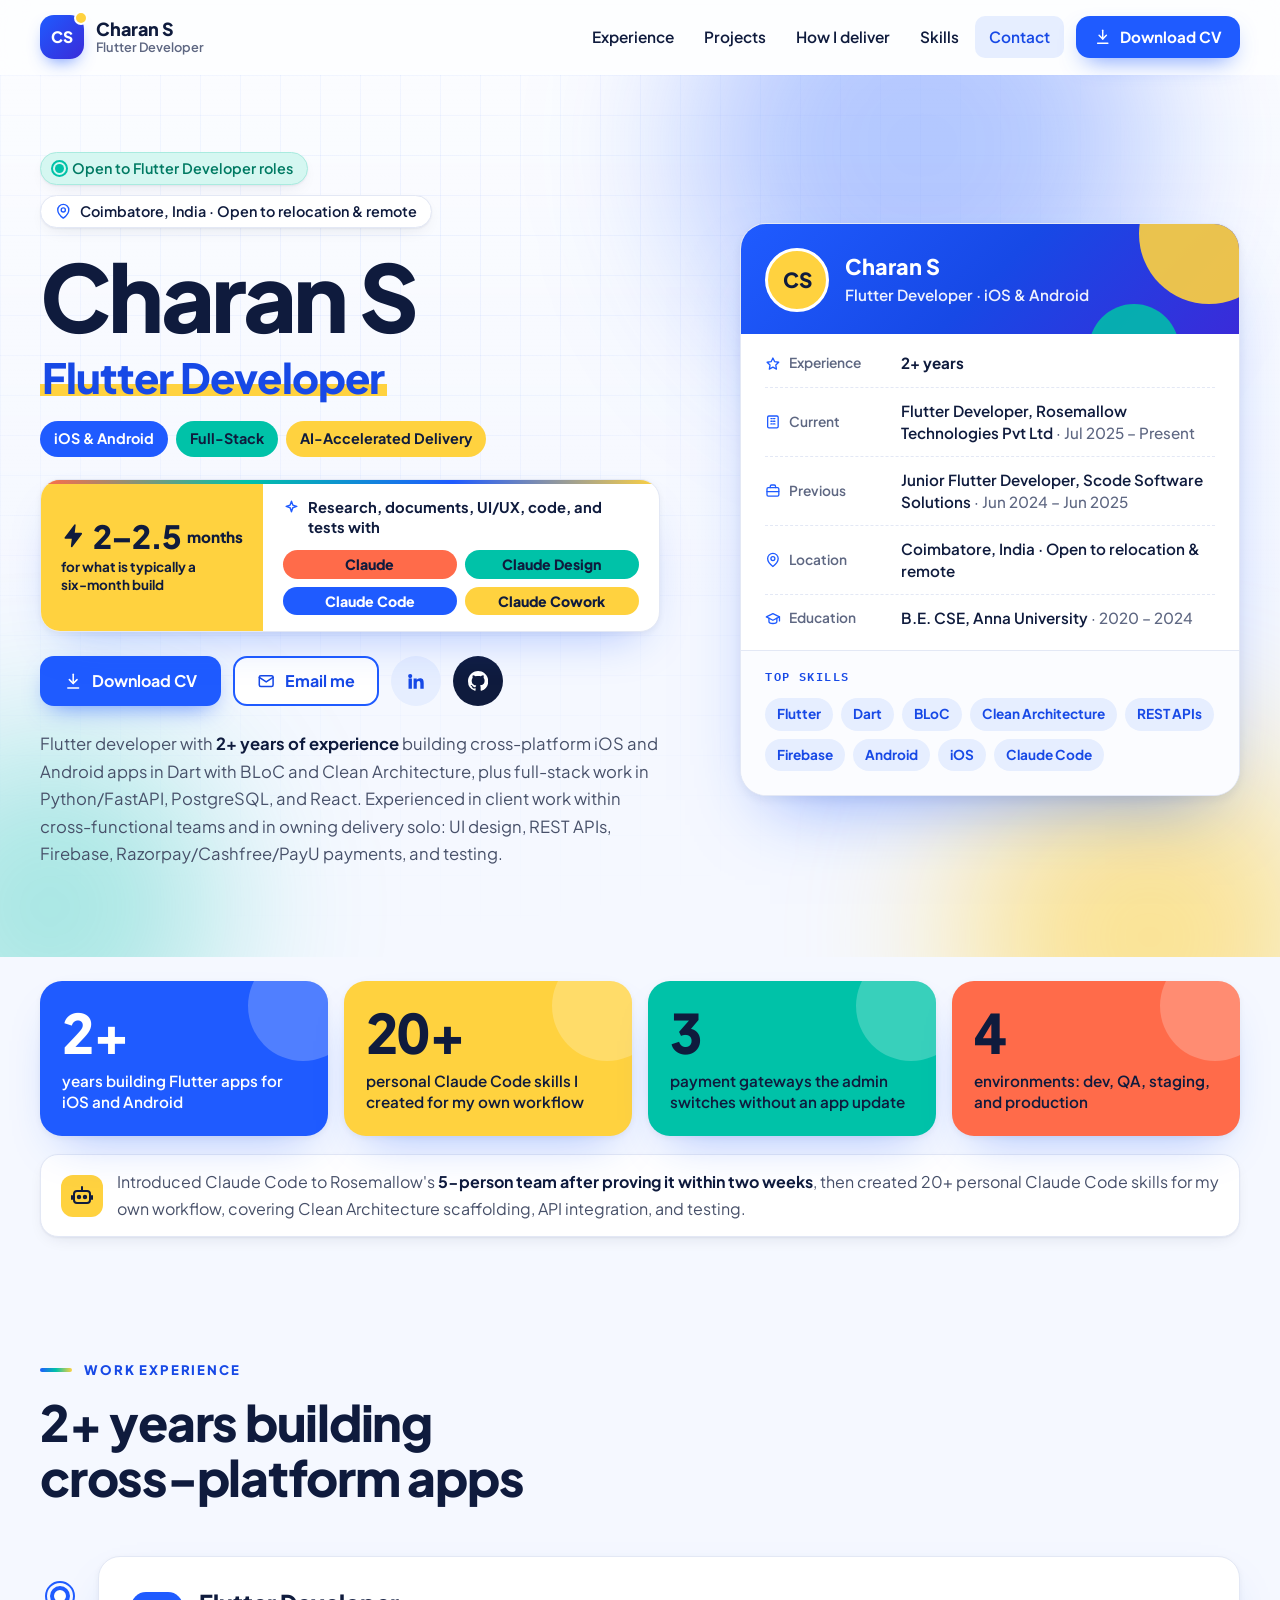
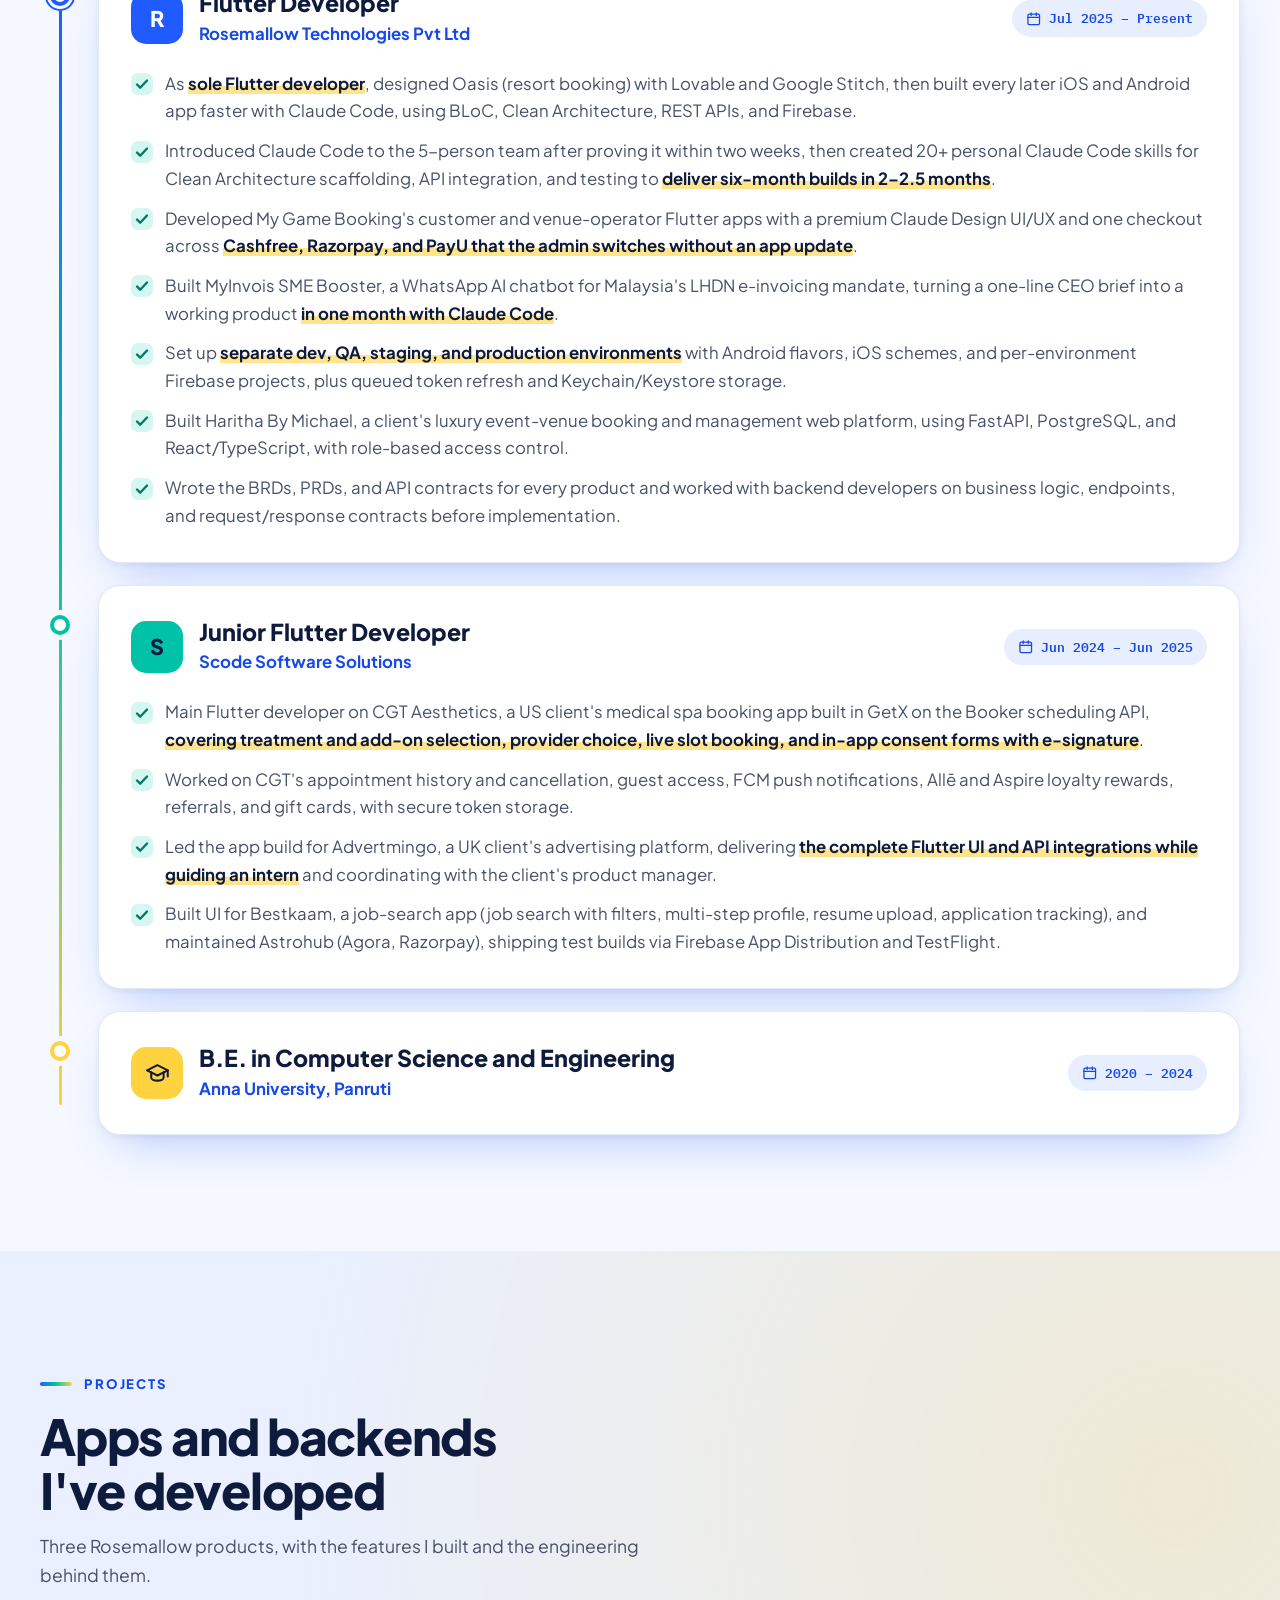
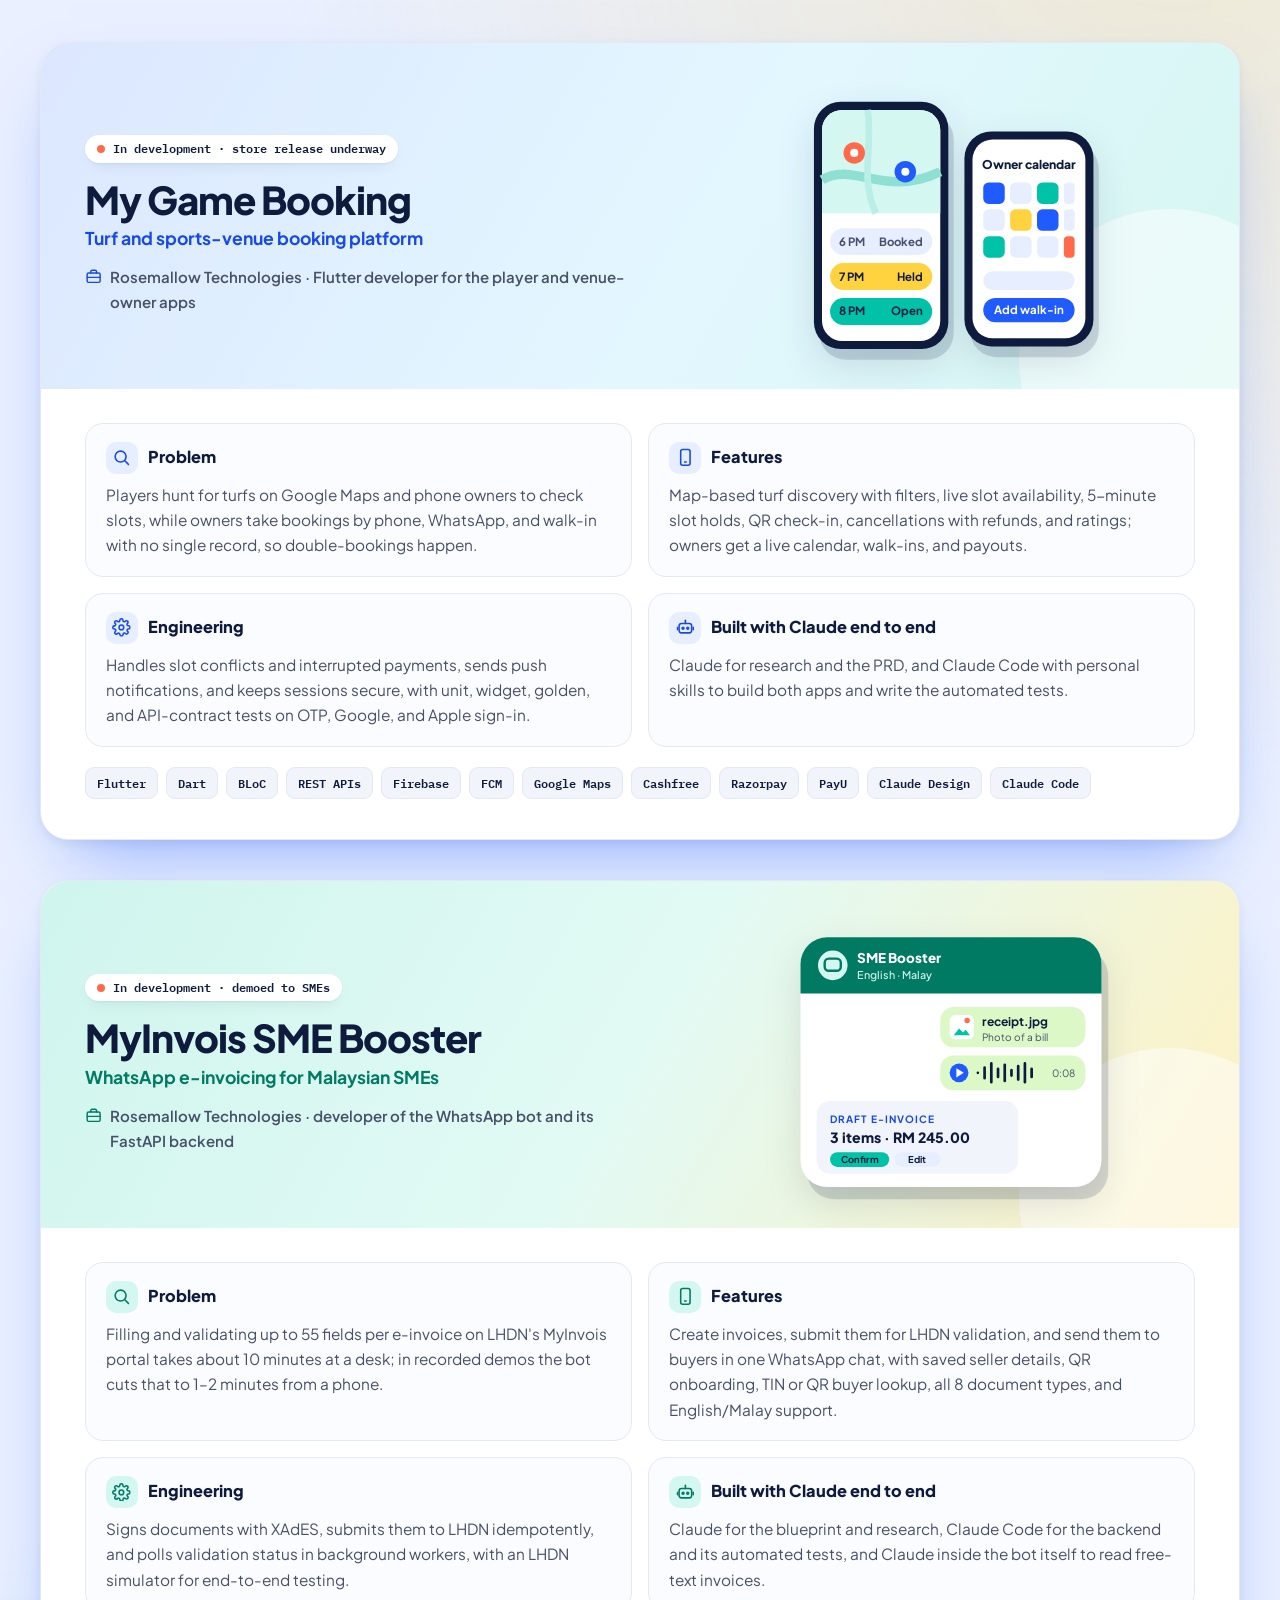
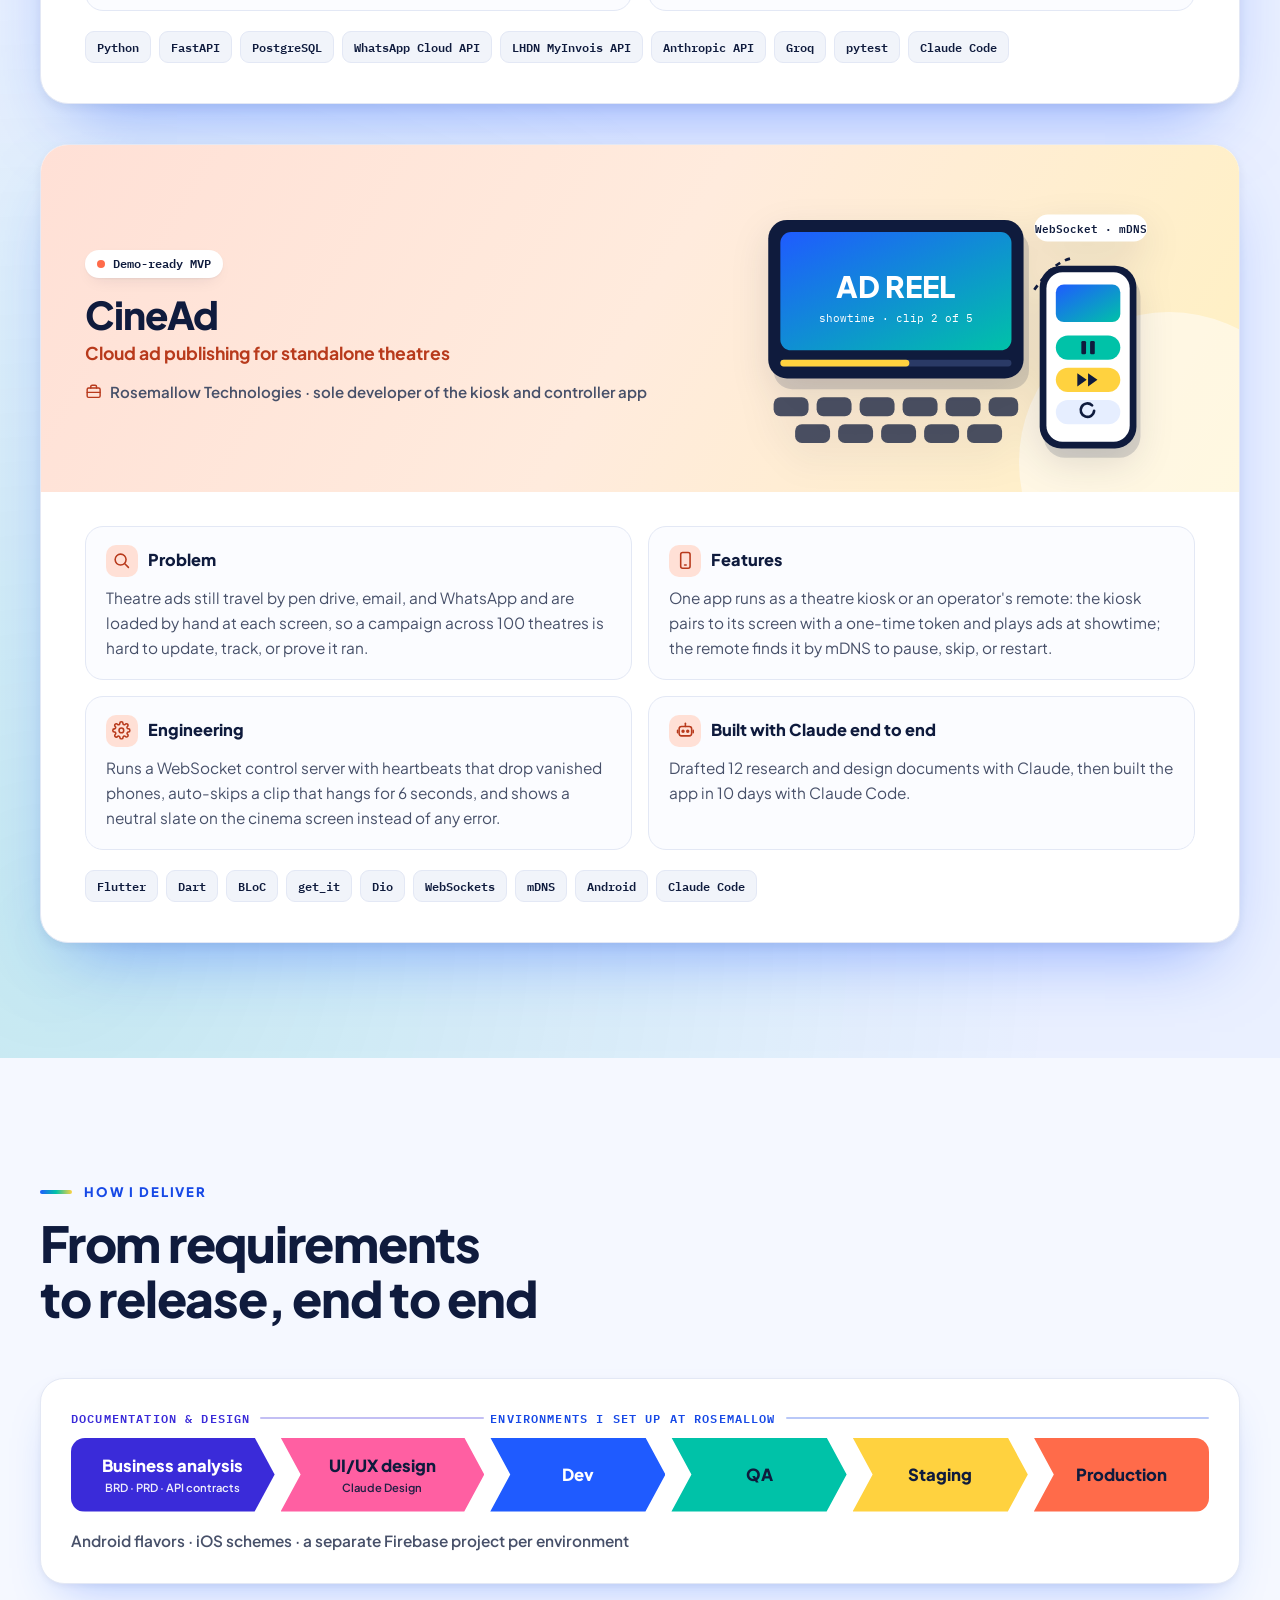
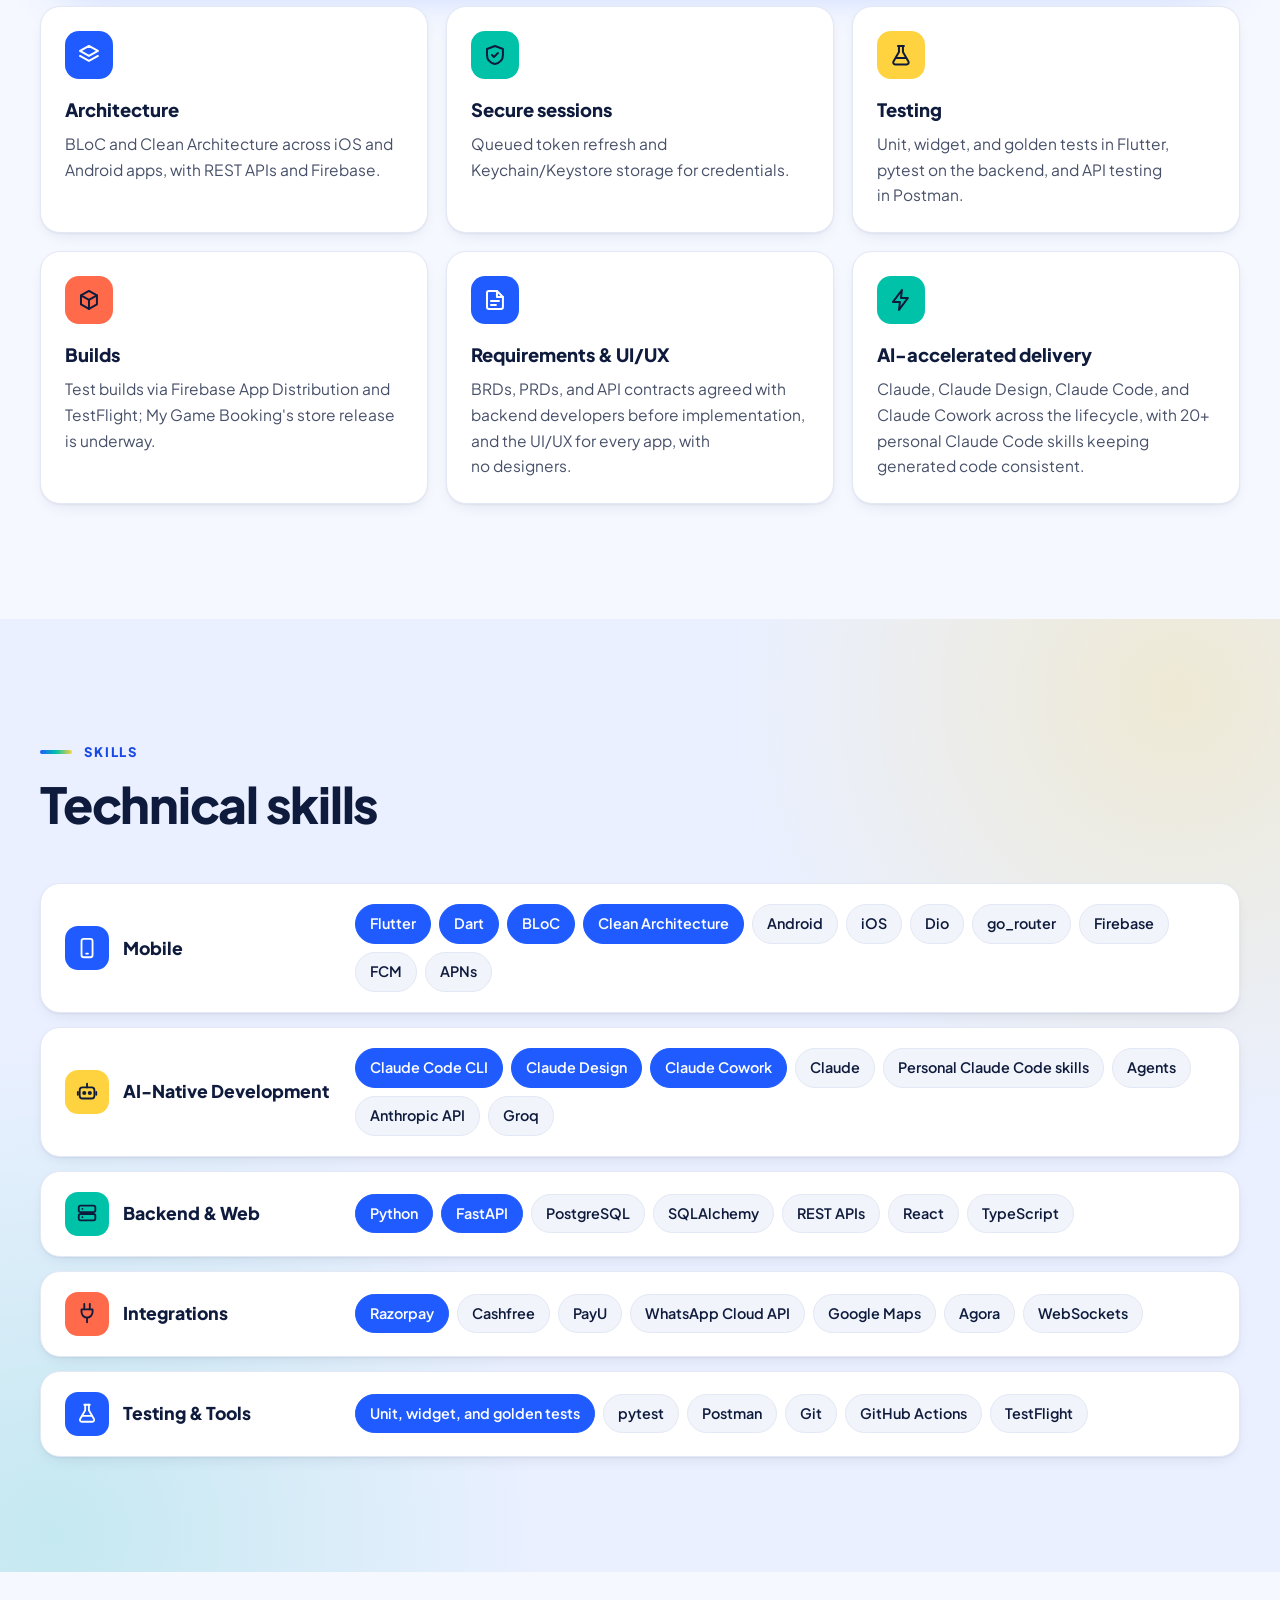
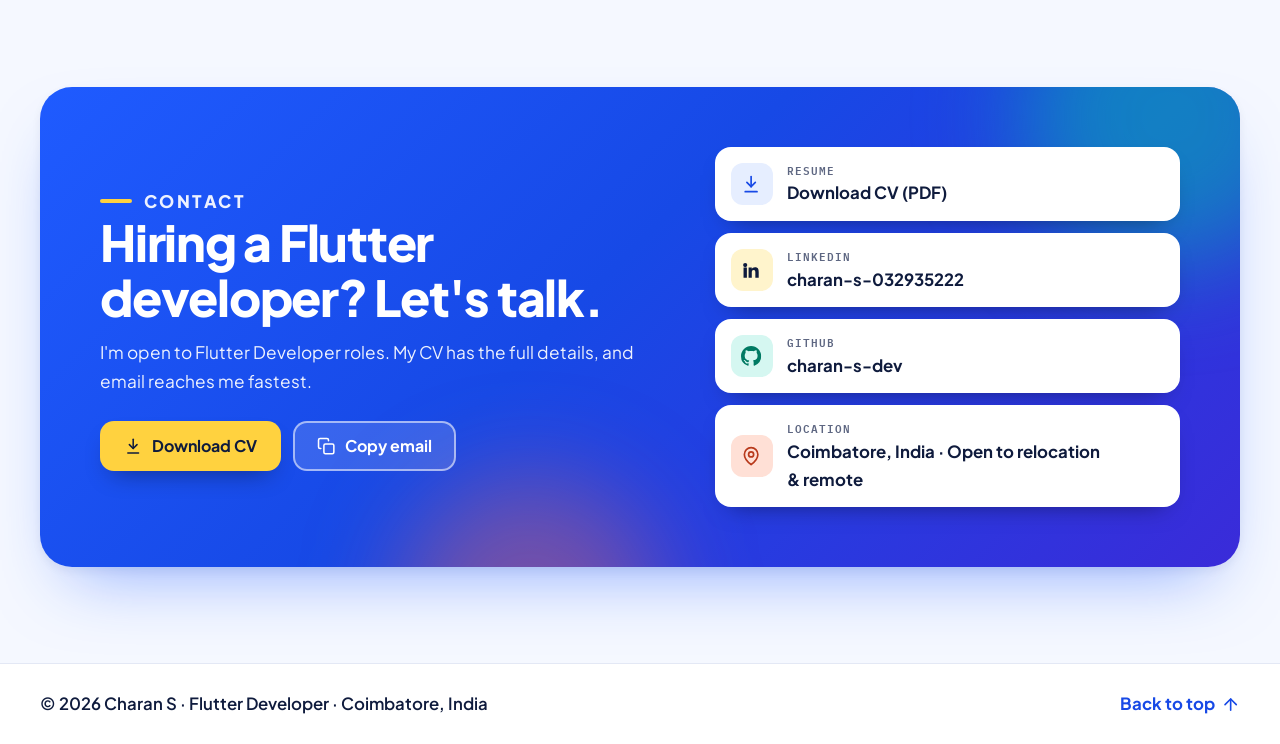
<file: index.html>
<!doctype html>
<html lang="en">
<head>
  <meta charset="utf-8">
  <meta name="viewport" content="width=device-width, initial-scale=1">
  <title>Charan S | Flutter Developer · iOS &amp; Android · AI-Accelerated with Claude</title>
  <meta name="description" content="Charan S is a Flutter developer based in Coimbatore with 2+ years of experience building cross-platform iOS and Android apps with Dart, BLoC, and Clean Architecture, plus full-stack work in Python/FastAPI, PostgreSQL, and React.">
  <meta name="author" content="Charan S">
  <meta name="theme-color" content="#1F5BFF">
  <meta property="og:type" content="profile">
  <meta property="og:title" content="Charan S | Flutter Developer (iOS &amp; Android)">
  <meta property="og:description" content="2+ years building cross-platform Flutter apps with BLoC and Clean Architecture. Delivers in 2–2.5 months what is typically a six-month build, using Claude, Claude Design, Claude Code, and Claude Cowork.">
  <meta property="og:url" content="https://charan-s-dev.github.io/">
  <meta property="og:image" content="https://charan-s-dev.github.io/assets/og-image.png">
  <meta property="og:image:width" content="1200">
  <meta property="og:image:height" content="630">
  <meta name="twitter:card" content="summary_large_image">
  <link rel="canonical" href="https://charan-s-dev.github.io/">
  <link rel="icon" href="assets/favicon.svg" type="image/svg+xml">
  <link rel="preconnect" href="https://fonts.googleapis.com">
  <link rel="preconnect" href="https://fonts.gstatic.com" crossorigin>
  <link rel="stylesheet" href="https://fonts.googleapis.com/css2?family=Plus+Jakarta+Sans:ital,wght@0,400;0,500;0,600;0,700;0,800;1,400&family=IBM+Plex+Mono:wght@500;600&display=swap">
  <link rel="stylesheet" href="assets/css/style.css">
  <script type="application/ld+json">
  {
    "@context": "https://schema.org",
    "@type": "Person",
    "name": "Charan S",
    "jobTitle": "Flutter Developer",
    "worksFor": { "@type": "Organization", "name": "Rosemallow Technologies Pvt Ltd" },
    "email": "mailto:charanvpm2002@gmail.com",
    "address": { "@type": "PostalAddress", "addressLocality": "Coimbatore", "addressCountry": "IN" },
    "alumniOf": "Anna University",
    "url": "https://charan-s-dev.github.io/",
    "sameAs": ["https://www.linkedin.com/in/charan-s-032935222/", "https://github.com/charan-s-dev"],
    "knowsAbout": ["Flutter", "Dart", "BLoC", "Clean Architecture", "Android", "iOS", "Firebase", "REST APIs", "Python", "FastAPI", "PostgreSQL", "React", "Claude Code", "Claude Design", "Claude Cowork"]
  }
  </script>
</head>
<body>
  <svg class="sprite" aria-hidden="true" focusable="false">
    <symbol id="i-download" viewBox="0 0 24 24"><path d="M12 3v12"/><path d="m7 10 5 5 5-5"/><path d="M5 21h14"/></symbol>
    <symbol id="i-mail" viewBox="0 0 24 24"><rect x="3" y="5" width="18" height="14" rx="2"/><path d="m3 7 9 6 9-6"/></symbol>
    <symbol id="i-phone" viewBox="0 0 24 24"><path d="M22 16.92v3a2 2 0 0 1-2.18 2 19.8 19.8 0 0 1-8.63-3.07 19.5 19.5 0 0 1-6-6A19.8 19.8 0 0 1 2.12 4.18 2 2 0 0 1 4.11 2h3a2 2 0 0 1 2 1.72c.13.96.36 1.9.7 2.81a2 2 0 0 1-.45 2.11L8.09 9.91a16 16 0 0 0 6 6l1.27-1.27a2 2 0 0 1 2.11-.45c.91.34 1.85.57 2.81.7A2 2 0 0 1 22 16.92z"/></symbol>
    <symbol id="i-linkedin" viewBox="0 0 24 24"><path fill="currentColor" stroke="none" d="M4.98 3.5a2.5 2.5 0 1 1 0 5 2.5 2.5 0 0 1 0-5zM3 9h4v12H3zM9 9h3.8v1.7h.05c.53-1 1.83-2.05 3.77-2.05C20.6 8.65 21 11.2 21 14.5V21h-4v-5.8c0-1.4-.03-3.2-1.95-3.2-1.95 0-2.25 1.5-2.25 3.1V21H9z"/></symbol>
    <symbol id="i-github" viewBox="0 0 16 16"><path fill="currentColor" stroke="none" d="M8 0c4.42 0 8 3.58 8 8a8.013 8.013 0 0 1-5.45 7.59c-.4.08-.55-.17-.55-.38 0-.27.01-1.13.01-2.2 0-.75-.25-1.23-.54-1.48 1.78-.2 3.65-.88 3.65-3.95 0-.88-.31-1.59-.82-2.15.08-.2.36-1.02-.08-2.12 0 0-.67-.22-2.2.82-.64-.18-1.32-.27-2-.27-.68 0-1.36.09-2 .27-1.53-1.03-2.2-.82-2.2-.82-.44 1.1-.16 1.92-.08 2.12-.51.56-.82 1.28-.82 2.15 0 3.06 1.86 3.75 3.64 3.95-.23.2-.44.55-.51 1.07-.46.21-1.61.55-2.33-.66-.15-.24-.6-.83-1.23-.82-.67.01-.27.38.01.53.34.19.73.9.82 1.13.16.45.68 1.31 2.69.94 0 .67.01 1.3.01 1.49 0 .21-.15.45-.55.38A7.995 7.995 0 0 1 0 8c0-4.42 3.58-8 8-8Z"/></symbol>
    <symbol id="i-pin" viewBox="0 0 24 24"><path d="M20 10c0 6-8 12-8 12s-8-6-8-12a8 8 0 0 1 16 0z"/><circle cx="12" cy="10" r="3"/></symbol>
    <symbol id="i-copy" viewBox="0 0 24 24"><rect x="9" y="9" width="13" height="13" rx="2"/><path d="M5 15H4a2 2 0 0 1-2-2V4a2 2 0 0 1 2-2h9a2 2 0 0 1 2 2v1"/></symbol>
    <symbol id="i-up" viewBox="0 0 24 24"><path d="M12 19V5"/><path d="m5 12 7-7 7 7"/></symbol>
    <symbol id="i-menu" viewBox="0 0 24 24"><path d="M4 7h16M4 12h16M4 17h16"/></symbol>
    <symbol id="i-close" viewBox="0 0 24 24"><path d="M6 6l12 12M18 6 6 18"/></symbol>
    <symbol id="i-briefcase" viewBox="0 0 24 24"><rect x="3" y="7" width="18" height="13" rx="2"/><path d="M8 7V5a2 2 0 0 1 2-2h4a2 2 0 0 1 2 2v2"/><path d="M3 13h18"/></symbol>
    <symbol id="i-building" viewBox="0 0 24 24"><rect x="4" y="3" width="16" height="18" rx="2"/><path d="M9 7h2M13 7h2M9 11h2M13 11h2M9 15h2M13 15h2"/></symbol>
    <symbol id="i-calendar" viewBox="0 0 24 24"><rect x="3" y="5" width="18" height="16" rx="2"/><path d="M16 3v4M8 3v4M3 10h18"/></symbol>
    <symbol id="i-cap" viewBox="0 0 24 24"><path d="m2 9 10-5 10 5-10 5z"/><path d="M6 11v5c0 1.7 2.7 3 6 3s6-1.3 6-3v-5"/><path d="M22 9v6"/></symbol>
    <symbol id="i-phone-app" viewBox="0 0 24 24"><rect x="6" y="2" width="12" height="20" rx="2.5"/><path d="M11 18h2"/></symbol>
    <symbol id="i-layers" viewBox="0 0 24 24"><path d="m12 3 9 5-9 5-9-5z"/><path d="m3 13 9 5 9-5"/></symbol>
    <symbol id="i-shield" viewBox="0 0 24 24"><path d="M12 3 4 6v6c0 5 3.5 8 8 9 4.5-1 8-4 8-9V6z"/><path d="m9 12 2 2 4-4"/></symbol>
    <symbol id="i-flask" viewBox="0 0 24 24"><path d="M9 3h6"/><path d="M10 3v6L4.5 18.5A2 2 0 0 0 6.2 21.5h11.6a2 2 0 0 0 1.7-3L14 9V3"/><path d="M7 15h10"/></symbol>
    <symbol id="i-package" viewBox="0 0 24 24"><path d="m12 3 8 4.5v9L12 21l-8-4.5v-9z"/><path d="m4 7.5 8 4.5 8-4.5"/><path d="M12 12v9"/></symbol>
    <symbol id="i-doc" viewBox="0 0 24 24"><path d="M14 3H6a2 2 0 0 0-2 2v14a2 2 0 0 0 2 2h12a2 2 0 0 0 2-2V9z"/><path d="M14 3v6h6"/><path d="M8 13h8M8 17h5"/></symbol>
    <symbol id="i-bot" viewBox="0 0 24 24"><rect x="4" y="7" width="16" height="12" rx="3"/><path d="M12 3v4"/><circle cx="9" cy="13" r="1.2"/><circle cx="15" cy="13" r="1.2"/><path d="M2 12v3M22 12v3"/></symbol>
    <symbol id="i-server" viewBox="0 0 24 24"><rect x="3" y="4" width="18" height="7" rx="2"/><rect x="3" y="13" width="18" height="7" rx="2"/><path d="M7 7.5h.01M7 16.5h.01"/></symbol>
    <symbol id="i-plug" viewBox="0 0 24 24"><path d="M9 2v6M15 2v6"/><path d="M6 8h12v3a6 6 0 0 1-12 0z"/><path d="M12 17v5"/></symbol>
    <symbol id="i-search" viewBox="0 0 24 24"><circle cx="11" cy="11" r="7"/><path d="m21 21-4.3-4.3"/></symbol>
    <symbol id="i-zap" viewBox="0 0 24 24"><path d="M13 2 4 14h7l-1 8 9-12h-7z"/></symbol>
    <symbol id="i-spark" viewBox="0 0 24 24"><path d="M12 3l1.9 5.6 5.6 1.9-5.6 1.9L12 18l-1.9-5.6-5.6-1.9 5.6-1.9z"/></symbol>
    <symbol id="i-star" viewBox="0 0 24 24"><path d="m12 3 2.7 5.6 6.1.9-4.4 4.3 1 6.1L12 17l-5.4 2.9 1-6.1-4.4-4.3 6.1-.9z"/></symbol>
    <symbol id="i-gear" viewBox="0 0 24 24"><circle cx="12" cy="12" r="3"/><path d="M19.4 15a1.7 1.7 0 0 0 .3 1.8l.1.1a2 2 0 1 1-2.8 2.8l-.1-.1a1.7 1.7 0 0 0-1.8-.3 1.7 1.7 0 0 0-1 1.5V21a2 2 0 1 1-4 0v-.1a1.7 1.7 0 0 0-1.1-1.5 1.7 1.7 0 0 0-1.8.3l-.1.1a2 2 0 1 1-2.8-2.8l.1-.1a1.7 1.7 0 0 0 .3-1.8 1.7 1.7 0 0 0-1.5-1H3a2 2 0 1 1 0-4h.1a1.7 1.7 0 0 0 1.5-1.1 1.7 1.7 0 0 0-.3-1.8l-.1-.1a2 2 0 1 1 2.8-2.8l.1.1a1.7 1.7 0 0 0 1.8.3H9a1.7 1.7 0 0 0 1-1.5V3a2 2 0 1 1 4 0v.1a1.7 1.7 0 0 0 1 1.5 1.7 1.7 0 0 0 1.8-.3l.1-.1a2 2 0 1 1 2.8 2.8l-.1.1a1.7 1.7 0 0 0-.3 1.8V9a1.7 1.7 0 0 0 1.5 1H21a2 2 0 1 1 0 4h-.1a1.7 1.7 0 0 0-1.5 1z"/></symbol>
  </svg>

  <a class="skip-link" href="#main">Skip to content</a>
  <div class="progress" data-progress aria-hidden="true"></div>

  <header class="site-header" data-header>
    <div class="container nav-wrap">
      <a class="brand" href="#top" aria-label="Charan S, back to top">
        <span class="brand-mark" aria-hidden="true">CS</span>
        <span class="brand-text"><span class="brand-name">Charan S</span><span class="brand-role">Flutter Developer</span></span>
      </a>
      <nav class="nav" data-nav aria-label="Primary">
        <a href="#experience">Experience</a>
        <a href="#projects">Projects</a>
        <a href="#delivery">How I deliver</a>
        <a href="#skills">Skills</a>
        <a href="#contact">Contact</a>
        <a class="btn btn-primary btn-sm nav-cta" href="Charan_S_Resume.pdf" download>
          <svg class="icon"><use href="#i-download"/></svg> Download CV
        </a>
      </nav>
      <button class="nav-toggle" type="button" data-nav-toggle aria-expanded="false" aria-label="Open menu">
        <svg class="icon icon-open"><use href="#i-menu"/></svg>
        <svg class="icon icon-close"><use href="#i-close"/></svg>
      </button>
    </div>
  </header>

  <main id="main">
    <!-- ============ HERO ============ -->
    <section class="hero" id="top">
      <div class="hero-bg" aria-hidden="true"><span class="orb orb-1"></span><span class="orb orb-2"></span><span class="orb orb-3"></span></div>
      <div class="container hero-grid">
        <div class="hero-copy">
          <div class="hero-chips reveal">
            <span class="chip chip-open"><span class="dot" aria-hidden="true"></span> Open to Flutter Developer roles</span>
            <span class="chip"><svg class="icon"><use href="#i-pin"/></svg> Coimbatore, India · Open to relocation &amp; remote</span>
          </div>
          <h1 class="hero-title reveal">Charan S</h1>
          <p class="hero-role reveal">Flutter Developer</p>
          <ul class="hero-tracks reveal" aria-label="Focus areas">
            <li class="track-blue">iOS &amp; Android</li>
            <li class="track-aqua">Full-Stack</li>
            <li class="track-yellow">AI-Accelerated Delivery</li>
          </ul>
          <div class="ai-edge reveal" aria-label="AI-accelerated delivery">
            <div class="ai-edge-stat">
              <span class="ai-edge-num"><svg class="icon"><use href="#i-zap"/></svg> 2–2.5 <small>months</small></span>
              <span class="ai-edge-label">for what is typically a six-month build</span>
            </div>
            <div class="ai-edge-tools">
              <p class="ai-edge-title"><svg class="icon"><use href="#i-spark"/></svg> Research, documents, UI/UX, code, and tests with</p>
              <ul class="ai-tools" aria-label="AI tools I use">
                <li class="ait-coral">Claude</li><li class="ait-aqua">Claude Design</li><li class="ait-blue">Claude Code</li><li class="ait-yellow">Claude Cowork</li>
              </ul>
            </div>
          </div>
          <div class="hero-ctas reveal">
            <a class="btn btn-primary" href="Charan_S_Resume.pdf" download><svg class="icon"><use href="#i-download"/></svg> Download CV</a>
            <a class="btn btn-outline" href="mailto:charanvpm2002@gmail.com?subject=Flutter%20Developer%20opportunity"><svg class="icon"><use href="#i-mail"/></svg> Email me</a>
            <a class="btn btn-round btn-linkedin" href="https://www.linkedin.com/in/charan-s-032935222/" target="_blank" rel="noopener" aria-label="LinkedIn profile (opens in a new tab)"><svg class="icon"><use href="#i-linkedin"/></svg></a>
            <a class="btn btn-round btn-github" href="https://github.com/charan-s-dev" target="_blank" rel="noopener" aria-label="GitHub profile (opens in a new tab)"><svg class="icon"><use href="#i-github"/></svg></a>
          </div>
          <p class="hero-lede reveal">
            Flutter developer with <strong>2+ years of experience</strong> building cross-platform iOS and Android apps in Dart with BLoC and Clean Architecture, plus full-stack work in Python/FastAPI, PostgreSQL, and React. Experienced in client work within cross-functional teams and in owning delivery solo: UI design, REST APIs, Firebase, Razorpay/Cashfree/PayU payments, and testing.
          </p>
        </div>

        <aside class="snapshot reveal" aria-label="Candidate snapshot" data-spotlight>
          <div class="snapshot-head">
            <span class="avatar" aria-hidden="true">CS</span>
            <div>
              <p class="snapshot-name">Charan S</p>
              <p class="snapshot-title">Flutter Developer · iOS &amp; Android</p>
            </div>
          </div>
          <dl class="snapshot-list">
            <div><dt><svg class="icon"><use href="#i-star"/></svg> Experience</dt><dd><strong>2+ years</strong></dd></div>
            <div><dt><svg class="icon"><use href="#i-building"/></svg> Current</dt><dd>Flutter Developer, Rosemallow Technologies Pvt Ltd <span class="muted">· Jul 2025 – Present</span></dd></div>
            <div><dt><svg class="icon"><use href="#i-briefcase"/></svg> Previous</dt><dd>Junior Flutter Developer, Scode Software Solutions <span class="muted">· Jun 2024 – Jun 2025</span></dd></div>
            <div><dt><svg class="icon"><use href="#i-pin"/></svg> Location</dt><dd>Coimbatore, India · Open to relocation &amp; remote</dd></div>
            <div><dt><svg class="icon"><use href="#i-cap"/></svg> Education</dt><dd>B.E. CSE, Anna University <span class="muted">· 2020 – 2024</span></dd></div>
          </dl>
          <div class="snapshot-skills">
            <p class="mini-label">Top skills</p>
            <ul class="pills">
              <li>Flutter</li><li>Dart</li><li>BLoC</li><li>Clean Architecture</li><li>REST APIs</li><li>Firebase</li><li>Android</li><li>iOS</li><li>Claude Code</li>
            </ul>
          </div>
        </aside>
      </div>
    </section>

    <!-- ============ STATS ============ -->
    <section class="stats" aria-label="Highlights">
      <div class="container">
        <div class="stats-grid">
          <div class="stat stat-blue reveal"><span class="stat-num"><span data-count="2">2</span>+</span><span class="stat-label">years building Flutter apps for iOS and Android</span></div>
          <div class="stat stat-yellow reveal"><span class="stat-num"><span data-count="20">20</span>+</span><span class="stat-label">personal Claude Code skills I created for my own workflow</span></div>
          <div class="stat stat-aqua reveal"><span class="stat-num" data-count="3">3</span><span class="stat-label">payment gateways the admin switches without an app update</span></div>
          <div class="stat stat-coral reveal"><span class="stat-num" data-count="4">4</span><span class="stat-label">environments: dev, QA, staging, and production</span></div>
        </div>
        <p class="ribbon reveal"><svg class="icon"><use href="#i-bot"/></svg> <span>Introduced Claude Code to Rosemallow's <strong>5-person team after proving it within two weeks</strong>, then created 20+ personal Claude Code skills for my own workflow, covering Clean Architecture scaffolding, API integration, and testing.</span></p>
      </div>
    </section>

    <!-- ============ EXPERIENCE ============ -->
    <section class="section" id="experience">
      <div class="container">
        <header class="section-head reveal">
          <p class="kicker">Work experience</p>
          <h2>2+ years building cross-platform apps</h2>
        </header>

        <div class="xp">
          <article class="xp-item reveal">
            <div class="xp-rail" aria-hidden="true"><span class="xp-dot xp-dot-live"></span></div>
            <div class="xp-card" data-spotlight>
              <header class="xp-head">
                <span class="xp-logo xp-logo-blue" aria-hidden="true">R</span>
                <div class="xp-titles">
                  <h3>Flutter Developer</h3>
                  <p class="xp-org">Rosemallow Technologies Pvt Ltd</p>
                </div>
                <span class="xp-dates"><svg class="icon"><use href="#i-calendar"/></svg> Jul 2025 – Present</span>
              </header>
              <ul class="xp-points">
                <li>As <strong>sole Flutter developer</strong>, designed Oasis (resort booking) with Lovable and Google Stitch, then built every later iOS and Android app faster with Claude Code, using BLoC, Clean Architecture, REST APIs, and Firebase.</li>
                <li>Introduced Claude Code to the 5-person team after proving it within two weeks, then created 20+ personal Claude Code skills for Clean Architecture scaffolding, API integration, and testing to <strong>deliver six-month builds in 2–2.5 months</strong>.</li>
                <li>Developed My Game Booking's customer and venue-operator Flutter apps with a premium Claude Design UI/UX and one checkout across <strong>Cashfree, Razorpay, and PayU that the admin switches without an app update</strong>.</li>
                <li>Built MyInvois SME Booster, a WhatsApp AI chatbot for Malaysia's LHDN e-invoicing mandate, turning a one-line CEO brief into a working product <strong>in one month with Claude Code</strong>.</li>
                <li>Set up <strong>separate dev, QA, staging, and production environments</strong> with Android flavors, iOS schemes, and per-environment Firebase projects, plus queued token refresh and Keychain/Keystore storage.</li>
                <li>Built Haritha By Michael, a client's luxury event-venue booking and management web platform, using FastAPI, PostgreSQL, and React/TypeScript, with role-based access control.</li>
                <li>Wrote the BRDs, PRDs, and API contracts for every product and worked with backend developers on business logic, endpoints, and request/response contracts before implementation.</li>
              </ul>
            </div>
          </article>

          <article class="xp-item reveal">
            <div class="xp-rail" aria-hidden="true"><span class="xp-dot"></span></div>
            <div class="xp-card" data-spotlight>
              <header class="xp-head">
                <span class="xp-logo xp-logo-aqua" aria-hidden="true">S</span>
                <div class="xp-titles">
                  <h3>Junior Flutter Developer</h3>
                  <p class="xp-org">Scode Software Solutions</p>
                </div>
                <span class="xp-dates"><svg class="icon"><use href="#i-calendar"/></svg> Jun 2024 – Jun 2025</span>
              </header>
              <ul class="xp-points">
                <li>Main Flutter developer on CGT Aesthetics, a US client's medical spa booking app built in GetX on the Booker scheduling API, <strong>covering treatment and add-on selection, provider choice, live slot booking, and in-app consent forms with e-signature</strong>.</li>
                <li>Worked on CGT's appointment history and cancellation, guest access, FCM push notifications, Allē and Aspire loyalty rewards, referrals, and gift cards, with secure token storage.</li>
                <li>Led the app build for Advertmingo, a UK client's advertising platform, delivering <strong>the complete Flutter UI and API integrations while guiding an intern</strong> and coordinating with the client's product manager.</li>
                <li>Built UI for Bestkaam, a job-search app (job search with filters, multi-step profile, resume upload, application tracking), and maintained Astrohub (Agora, Razorpay), shipping test builds via Firebase App Distribution and TestFlight.</li>
              </ul>
            </div>
          </article>

          <article class="xp-item reveal">
            <div class="xp-rail" aria-hidden="true"><span class="xp-dot xp-dot-edu"></span></div>
            <div class="xp-card xp-edu" data-spotlight>
              <header class="xp-head">
                <span class="xp-logo xp-logo-yellow" aria-hidden="true"><svg class="icon"><use href="#i-cap"/></svg></span>
                <div class="xp-titles">
                  <h3>B.E. in Computer Science and Engineering</h3>
                  <p class="xp-org">Anna University, Panruti</p>
                </div>
                <span class="xp-dates"><svg class="icon"><use href="#i-calendar"/></svg> 2020 – 2024</span>
              </header>
            </div>
          </article>
        </div>
      </div>
    </section>

    <!-- ============ PROJECTS ============ -->
    <section class="section section-alt" id="projects">
      <div class="container">
        <header class="section-head reveal">
          <p class="kicker">Projects</p>
          <h2>Apps and backends I've developed</h2>
          <p class="section-sub">Three Rosemallow products, with the features I built and the engineering behind them.</p>
        </header>

        <div class="projects">
          <!-- My Game Booking -->
          <article class="project project-blue reveal" data-spotlight>
            <div class="project-banner">
              <div class="project-intro">
                <span class="status">In development · store release underway</span>
                <h3>My Game Booking</h3>
                <p class="project-tagline">Turf and sports-venue booking platform</p>
                <p class="project-role"><svg class="icon"><use href="#i-briefcase"/></svg> Rosemallow Technologies · Flutter developer for the player and venue-owner apps</p>
              </div>
              <svg class="project-art" viewBox="0 0 320 210" role="img" aria-label="Illustration: a player app with a map and time slots next to a venue-owner app with a booking calendar">
                <g transform="translate(58 14)">
                  <rect x="4" y="8" width="100" height="184" rx="20" fill="#0F1B3D" opacity=".15"/>
                  <rect width="100" height="184" rx="20" fill="#0F1B3D"/>
                  <rect x="6" y="6" width="88" height="172" rx="15" fill="#fff"/>
                  <path d="M6 21a15 15 0 0 1 15-15h58a15 15 0 0 1 15 15v62H6z" fill="#D5F7F1"/>
                  <path d="M6 58c24-14 46 14 88-6" stroke="#8FE0D2" stroke-width="7" fill="none"/>
                  <path d="M40 6c4 30-6 50 6 77" stroke="#B9EFE6" stroke-width="5" fill="none"/>
                  <circle cx="30" cy="38" r="8" fill="#FF6B4A"/><circle cx="30" cy="38" r="3" fill="#fff"/>
                  <circle cx="68" cy="52" r="8" fill="#1F5BFF"/><circle cx="68" cy="52" r="3" fill="#fff"/>
                  <g font-family="Plus Jakarta Sans, Arial, sans-serif" font-size="8.5" font-weight="700">
                    <rect x="12" y="94" width="76" height="20" rx="10" fill="#E6EEFF"/><text x="19" y="107" fill="#475069">6 PM</text><text x="81" y="107" fill="#475069" text-anchor="end">Booked</text>
                    <rect x="12" y="120" width="76" height="20" rx="10" fill="#FFD23F"/><text x="19" y="133" fill="#0F1B3D">7 PM</text><text x="81" y="133" fill="#0F1B3D" text-anchor="end">Held</text>
                    <rect x="12" y="146" width="76" height="20" rx="10" fill="#00C2A8"/><text x="19" y="159" fill="#0F1B3D">8 PM</text><text x="81" y="159" fill="#0F1B3D" text-anchor="end">Open</text>
                  </g>
                </g>
                <g transform="translate(170 36)">
                  <rect x="4" y="8" width="96" height="160" rx="20" fill="#0F1B3D" opacity=".15"/>
                  <rect width="96" height="160" rx="20" fill="#0F1B3D"/>
                  <rect x="6" y="6" width="84" height="148" rx="15" fill="#fff"/>
                  <text x="48" y="28" font-family="Plus Jakarta Sans, Arial, sans-serif" font-size="9" font-weight="800" fill="#0F1B3D" text-anchor="middle">Owner calendar</text>
                  <g>
                    <rect x="14" y="38" width="16" height="16" rx="4" fill="#1F5BFF"/><rect x="34" y="38" width="16" height="16" rx="4" fill="#E6EEFF"/><rect x="54" y="38" width="16" height="16" rx="4" fill="#00C2A8"/><rect x="74" y="38" width="8" height="16" rx="3" fill="#E6EEFF"/>
                    <rect x="14" y="58" width="16" height="16" rx="4" fill="#E6EEFF"/><rect x="34" y="58" width="16" height="16" rx="4" fill="#FFD23F"/><rect x="54" y="58" width="16" height="16" rx="4" fill="#1F5BFF"/><rect x="74" y="58" width="8" height="16" rx="3" fill="#E6EEFF"/>
                    <rect x="14" y="78" width="16" height="16" rx="4" fill="#00C2A8"/><rect x="34" y="78" width="16" height="16" rx="4" fill="#E6EEFF"/><rect x="54" y="78" width="16" height="16" rx="4" fill="#E6EEFF"/><rect x="74" y="78" width="8" height="16" rx="3" fill="#FF6B4A"/>
                  </g>
                  <rect x="14" y="104" width="68" height="14" rx="7" fill="#E6EEFF"/>
                  <rect x="14" y="124" width="68" height="18" rx="9" fill="#1F5BFF"/>
                  <text x="48" y="136" font-family="Plus Jakarta Sans, Arial, sans-serif" font-size="8.5" font-weight="700" fill="#fff" text-anchor="middle">Add walk-in</text>
                </g>
              </svg>
            </div>
            <div class="project-body">
              <div class="project-grid">
                <div class="pcell"><h4><span class="pcell-icon"><svg class="icon"><use href="#i-search"/></svg></span> Problem</h4><p>Players hunt for turfs on Google Maps and phone owners to check slots, while owners take bookings by phone, WhatsApp, and walk-in with no single record, so double-bookings happen.</p></div>
                <div class="pcell"><h4><span class="pcell-icon"><svg class="icon"><use href="#i-phone-app"/></svg></span> Features</h4><p>Map-based turf discovery with filters, live slot availability, 5-minute slot holds, QR check-in, cancellations with refunds, and ratings; owners get a live calendar, walk-ins, and payouts.</p></div>
                <div class="pcell"><h4><span class="pcell-icon"><svg class="icon"><use href="#i-gear"/></svg></span> Engineering</h4><p>Handles slot conflicts and interrupted payments, sends push notifications, and keeps sessions secure, with unit, widget, golden, and API-contract tests on OTP, Google, and Apple sign-in.</p></div>
                <div class="pcell"><h4><span class="pcell-icon"><svg class="icon"><use href="#i-bot"/></svg></span> Built with Claude end to end</h4><p>Claude for research and the PRD, and Claude Code with personal skills to build both apps and write the automated tests.</p></div>
              </div>
              <ul class="tags" aria-label="Tech stack">
                <li>Flutter</li><li>Dart</li><li>BLoC</li><li>REST APIs</li><li>Firebase</li><li>FCM</li><li>Google Maps</li><li>Cashfree</li><li>Razorpay</li><li>PayU</li><li>Claude Design</li><li>Claude Code</li>
              </ul>
            </div>
          </article>

          <!-- MyInvois SME Booster -->
          <article class="project project-aqua reveal" data-spotlight>
            <div class="project-banner">
              <div class="project-intro">
                <span class="status">In development · demoed to SMEs</span>
                <h3>MyInvois SME Booster</h3>
                <p class="project-tagline">WhatsApp e-invoicing for Malaysian SMEs</p>
                <p class="project-role"><svg class="icon"><use href="#i-briefcase"/></svg> Rosemallow Technologies · developer of the WhatsApp bot and its FastAPI backend</p>
              </div>
              <svg class="project-art" viewBox="0 0 320 210" role="img" aria-label="Illustration: a WhatsApp chat where a receipt photo and a voice note become a draft invoice">
                <g transform="translate(48 12)" font-family="Plus Jakarta Sans, Arial, sans-serif">
                  <rect x="5" y="9" width="224" height="186" rx="20" fill="#0F1B3D" opacity=".15"/>
                  <rect width="224" height="186" rx="20" fill="#fff"/>
                  <path d="M0 20A20 20 0 0 1 20 0h184a20 20 0 0 1 20 20v22H0z" fill="#007A63"/>
                  <circle cx="24" cy="21" r="11" fill="#D5F7F1"/>
                  <rect x="18" y="16" width="12" height="9" rx="3" fill="none" stroke="#007A63" stroke-width="1.8"/>
                  <text x="42" y="19" font-size="10" font-weight="800" fill="#fff">SME Booster</text>
                  <text x="42" y="31" font-size="8" font-weight="500" fill="#D5F7F1">English · Malay</text>
                  <rect x="104" y="52" width="108" height="30" rx="10" fill="#DCF8C6"/>
                  <rect x="111" y="58" width="18" height="18" rx="4" fill="#fff"/><path d="M114 73l4-5 3 3 2-2 3 4z" fill="#00C2A8"/><circle cx="124" cy="62" r="2" fill="#FF6B4A"/>
                  <text x="135" y="66" font-size="9" font-weight="700" fill="#0F1B3D">receipt.jpg</text><text x="135" y="77" font-size="7.5" fill="#475069">Photo of a bill</text>
                  <rect x="104" y="88" width="108" height="26" rx="10" fill="#DCF8C6"/>
                  <circle cx="118" cy="101" r="7" fill="#1F5BFF"/><path d="M116 97.5v7l5.5-3.5z" fill="#fff"/>
                  <g stroke="#0F1B3D" stroke-width="2" stroke-linecap="round"><path d="M132 101v0M137 97v8M142 94v14M147 98v6M152 95v12M157 99v4M162 96v10M167 94v14M172 98v6"/></g>
                  <text x="204" y="104" font-size="7.5" fill="#475069" text-anchor="end">0:08</text>
                  <rect x="12" y="122" width="150" height="54" rx="10" fill="#F1F4FA"/>
                  <text x="22" y="138" font-size="7.5" font-weight="700" fill="#1749E6" letter-spacing=".8">DRAFT E-INVOICE</text>
                  <text x="22" y="153" font-size="10.5" font-weight="800" fill="#0F1B3D">3 items · RM 245.00</text>
                  <rect x="22" y="160" width="44" height="11" rx="5.5" fill="#00C2A8"/><text x="44" y="168" font-size="7" font-weight="700" fill="#0F1B3D" text-anchor="middle">Confirm</text>
                  <rect x="70" y="160" width="34" height="11" rx="5.5" fill="#E6EEFF"/><text x="87" y="168" font-size="7" font-weight="700" fill="#0F1B3D" text-anchor="middle">Edit</text>
                </g>
              </svg>
            </div>
            <div class="project-body">
              <div class="project-grid">
                <div class="pcell"><h4><span class="pcell-icon"><svg class="icon"><use href="#i-search"/></svg></span> Problem</h4><p>Filling and validating up to 55 fields per e-invoice on LHDN's MyInvois portal takes about 10 minutes at a desk; in recorded demos the bot cuts that to 1–2 minutes from a phone.</p></div>
                <div class="pcell"><h4><span class="pcell-icon"><svg class="icon"><use href="#i-phone-app"/></svg></span> Features</h4><p>Create invoices, submit them for LHDN validation, and send them to buyers in one WhatsApp chat, with saved seller details, QR onboarding, TIN or QR buyer lookup, all 8 document types, and English/Malay support.</p></div>
                <div class="pcell"><h4><span class="pcell-icon"><svg class="icon"><use href="#i-gear"/></svg></span> Engineering</h4><p>Signs documents with XAdES, submits them to LHDN idempotently, and polls validation status in background workers, with an LHDN simulator for end-to-end testing.</p></div>
                <div class="pcell"><h4><span class="pcell-icon"><svg class="icon"><use href="#i-bot"/></svg></span> Built with Claude end to end</h4><p>Claude for the blueprint and research, Claude Code for the backend and its automated tests, and Claude inside the bot itself to read free-text invoices.</p></div>
              </div>
              <ul class="tags" aria-label="Tech stack">
                <li>Python</li><li>FastAPI</li><li>PostgreSQL</li><li>WhatsApp Cloud API</li><li>LHDN MyInvois API</li><li>Anthropic API</li><li>Groq</li><li>pytest</li><li>Claude Code</li>
              </ul>
            </div>
          </article>

          <!-- CineAd -->
          <article class="project project-coral reveal" data-spotlight>
            <div class="project-banner">
              <div class="project-intro">
                <span class="status">Demo-ready MVP</span>
                <h3>CineAd</h3>
                <p class="project-tagline">Cloud ad publishing for standalone theatres</p>
                <p class="project-role"><svg class="icon"><use href="#i-briefcase"/></svg> Rosemallow Technologies · sole developer of the kiosk and controller app</p>
              </div>
              <svg class="project-art" viewBox="0 0 320 210" role="img" aria-label="Illustration: a cinema screen playing an ad reel, controlled by a phone remote over the local network">
                <defs>
                  <linearGradient id="s2-reel" x1="0" y1="0" x2="1" y2="1"><stop offset="0" stop-color="#1F5BFF"/><stop offset="1" stop-color="#00C2A8"/></linearGradient>
                </defs>
                <g transform="translate(24 26)">
                  <rect x="4" y="8" width="190" height="118" rx="14" fill="#0F1B3D" opacity=".15"/>
                  <rect width="190" height="118" rx="14" fill="#0F1B3D"/>
                  <rect x="9" y="9" width="172" height="88" rx="8" fill="url(#s2-reel)"/>
                  <text x="95" y="58" font-family="Plus Jakarta Sans, Arial, sans-serif" font-size="22" font-weight="800" fill="#fff" text-anchor="middle">AD REEL</text>
                  <text x="95" y="76" font-family="IBM Plex Mono, monospace" font-size="8" fill="#fff" text-anchor="middle">showtime · clip 2 of 5</text>
                  <rect x="9" y="104" width="172" height="5" rx="2.5" fill="#2A3A66"/><rect x="9" y="104" width="96" height="5" rx="2.5" fill="#FFD23F"/>
                  <g fill="#0F1B3D" opacity=".75" transform="translate(4 132)">
                    <rect width="26" height="14" rx="5"/><rect x="32" width="26" height="14" rx="5"/><rect x="64" width="26" height="14" rx="5"/><rect x="96" width="26" height="14" rx="5"/><rect x="128" width="26" height="14" rx="5"/><rect x="160" width="22" height="14" rx="5"/>
                    <rect x="16" y="20" width="26" height="14" rx="5"/><rect x="48" y="20" width="26" height="14" rx="5"/><rect x="80" y="20" width="26" height="14" rx="5"/><rect x="112" y="20" width="26" height="14" rx="5"/><rect x="144" y="20" width="26" height="14" rx="5"/>
                  </g>
                </g>
                <path d="M222 78c10-14 18-22 30-24" fill="none" stroke="#0F1B3D" stroke-width="2" stroke-dasharray="4 4"/>
                <g transform="translate(226 60)">
                  <rect x="3" y="7" width="72" height="136" rx="16" fill="#0F1B3D" opacity=".15"/>
                  <rect width="72" height="136" rx="16" fill="#0F1B3D"/>
                  <rect x="5" y="5" width="62" height="126" rx="12" fill="#fff"/>
                  <rect x="12" y="14" width="48" height="28" rx="6" fill="url(#s2-reel)"/>
                  <rect x="12" y="52" width="48" height="18" rx="9" fill="#00C2A8"/><rect x="31" y="56" width="3.5" height="10" rx="1" fill="#0F1B3D"/><rect x="37.5" y="56" width="3.5" height="10" rx="1" fill="#0F1B3D"/>
                  <rect x="12" y="76" width="48" height="18" rx="9" fill="#FFD23F"/><path d="M28 80l7 5-7 5zM36 80l7 5-7 5z" fill="#0F1B3D"/>
                  <rect x="12" y="100" width="48" height="18" rx="9" fill="#E6EEFF"/><path d="M39 104a5 5 0 1 0 1.5 4" fill="none" stroke="#0F1B3D" stroke-width="2" stroke-linecap="round"/>
                </g>
                <g transform="translate(222 22)">
                  <rect width="84" height="20" rx="10" fill="#fff"/>
                  <text x="42" y="13.5" font-family="IBM Plex Mono, monospace" font-size="8" font-weight="600" fill="#0F1B3D" text-anchor="middle">WebSocket · mDNS</text>
                </g>
              </svg>
            </div>
            <div class="project-body">
              <div class="project-grid">
                <div class="pcell"><h4><span class="pcell-icon"><svg class="icon"><use href="#i-search"/></svg></span> Problem</h4><p>Theatre ads still travel by pen drive, email, and WhatsApp and are loaded by hand at each screen, so a campaign across 100 theatres is hard to update, track, or prove it ran.</p></div>
                <div class="pcell"><h4><span class="pcell-icon"><svg class="icon"><use href="#i-phone-app"/></svg></span> Features</h4><p>One app runs as a theatre kiosk or an operator's remote: the kiosk pairs to its screen with a one-time token and plays ads at showtime; the remote finds it by mDNS to pause, skip, or restart.</p></div>
                <div class="pcell"><h4><span class="pcell-icon"><svg class="icon"><use href="#i-gear"/></svg></span> Engineering</h4><p>Runs a WebSocket control server with heartbeats that drop vanished phones, auto-skips a clip that hangs for 6 seconds, and shows a neutral slate on the cinema screen instead of any error.</p></div>
                <div class="pcell"><h4><span class="pcell-icon"><svg class="icon"><use href="#i-bot"/></svg></span> Built with Claude end to end</h4><p>Drafted 12 research and design documents with Claude, then built the app in 10 days with Claude Code.</p></div>
              </div>
              <ul class="tags" aria-label="Tech stack">
                <li>Flutter</li><li>Dart</li><li>BLoC</li><li>get_it</li><li>Dio</li><li>WebSockets</li><li>mDNS</li><li>Android</li><li>Claude Code</li>
              </ul>
            </div>
          </article>
        </div>
      </div>
    </section>

    <!-- ============ HOW I DELIVER ============ -->
    <section class="section" id="delivery">
      <div class="container">
        <header class="section-head reveal">
          <p class="kicker">How I deliver</p>
          <h2>From requirements to release, end to end</h2>
        </header>

        <div class="env reveal" aria-label="Delivery pipeline">
          <div class="flowline">
            <div class="phase phase-docs">
              <p class="phase-label">Documentation &amp; design</p>
              <ol class="env-steps">
                <li class="env-ba"><span>Business analysis<small>BRD · PRD · API contracts</small></span></li>
                <li class="env-ux"><span>UI/UX design<small>Claude Design</small></span></li>
              </ol>
            </div>
            <div class="phase phase-env">
              <p class="phase-label">Environments I set up at Rosemallow</p>
              <ol class="env-steps">
                <li class="env-dev"><span>Dev</span></li>
                <li class="env-qa"><span>QA</span></li>
                <li class="env-stg"><span>Staging</span></li>
                <li class="env-prod"><span>Production</span></li>
              </ol>
            </div>
          </div>
          <p class="env-note">Android flavors · iOS schemes · a separate Firebase project per environment</p>
        </div>

        <div class="practices">
          <article class="practice reveal" data-spotlight>
            <span class="practice-icon pi-blue"><svg class="icon"><use href="#i-layers"/></svg></span>
            <h3>Architecture</h3>
            <p>BLoC and Clean Architecture across iOS and Android apps, with REST APIs and Firebase.</p>
          </article>
          <article class="practice reveal" data-spotlight>
            <span class="practice-icon pi-aqua"><svg class="icon"><use href="#i-shield"/></svg></span>
            <h3>Secure sessions</h3>
            <p>Queued token refresh and Keychain/Keystore storage for credentials.</p>
          </article>
          <article class="practice reveal" data-spotlight>
            <span class="practice-icon pi-yellow"><svg class="icon"><use href="#i-flask"/></svg></span>
            <h3>Testing</h3>
            <p>Unit, widget, and golden tests in Flutter, pytest on the backend, and API testing in Postman.</p>
          </article>
          <article class="practice reveal" data-spotlight>
            <span class="practice-icon pi-coral"><svg class="icon"><use href="#i-package"/></svg></span>
            <h3>Builds</h3>
            <p>Test builds via Firebase App Distribution and TestFlight; My Game Booking's store release is underway.</p>
          </article>
          <article class="practice reveal" data-spotlight>
            <span class="practice-icon pi-blue"><svg class="icon"><use href="#i-doc"/></svg></span>
            <h3>Requirements &amp; UI/UX</h3>
            <p>BRDs, PRDs, and API contracts agreed with backend developers before implementation, and the UI/UX for every app, with no designers.</p>
          </article>
          <article class="practice reveal" data-spotlight>
            <span class="practice-icon pi-aqua"><svg class="icon"><use href="#i-zap"/></svg></span>
            <h3>AI-accelerated delivery</h3>
            <p>Claude, Claude Design, Claude Code, and Claude Cowork across the lifecycle, with 20+ personal Claude Code skills keeping generated code consistent.</p>
          </article>
        </div>
      </div>
    </section>

    <!-- ============ SKILLS ============ -->
    <section class="section section-alt" id="skills">
      <div class="container">
        <header class="section-head reveal">
          <p class="kicker">Skills</p>
          <h2>Technical skills</h2>
        </header>
        <div class="skills">
          <article class="skill-row reveal">
            <h3><span class="skill-icon pi-blue"><svg class="icon"><use href="#i-phone-app"/></svg></span> Mobile</h3>
            <ul class="pills pills-lg"><li class="key">Flutter</li><li class="key">Dart</li><li class="key">BLoC</li><li class="key">Clean Architecture</li><li>Android</li><li>iOS</li><li>Dio</li><li>go_router</li><li>Firebase</li><li>FCM</li><li>APNs</li></ul>
          </article>
          <article class="skill-row reveal">
            <h3><span class="skill-icon pi-yellow"><svg class="icon"><use href="#i-bot"/></svg></span> AI-Native Development</h3>
            <ul class="pills pills-lg"><li class="key">Claude Code CLI</li><li class="key">Claude Design</li><li class="key">Claude Cowork</li><li>Claude</li><li>Personal Claude Code skills</li><li>Agents</li><li>Anthropic API</li><li>Groq</li></ul>
          </article>
          <article class="skill-row reveal">
            <h3><span class="skill-icon pi-aqua"><svg class="icon"><use href="#i-server"/></svg></span> Backend &amp; Web</h3>
            <ul class="pills pills-lg"><li class="key">Python</li><li class="key">FastAPI</li><li>PostgreSQL</li><li>SQLAlchemy</li><li>REST APIs</li><li>React</li><li>TypeScript</li></ul>
          </article>
          <article class="skill-row reveal">
            <h3><span class="skill-icon pi-coral"><svg class="icon"><use href="#i-plug"/></svg></span> Integrations</h3>
            <ul class="pills pills-lg"><li class="key">Razorpay</li><li>Cashfree</li><li>PayU</li><li>WhatsApp Cloud API</li><li>Google Maps</li><li>Agora</li><li>WebSockets</li></ul>
          </article>
          <article class="skill-row reveal">
            <h3><span class="skill-icon pi-blue"><svg class="icon"><use href="#i-flask"/></svg></span> Testing &amp; Tools</h3>
            <ul class="pills pills-lg"><li class="key">Unit, widget, and golden tests</li><li>pytest</li><li>Postman</li><li>Git</li><li>GitHub Actions</li><li>TestFlight</li></ul>
          </article>
        </div>
      </div>
    </section>

    <!-- ============ CONTACT ============ -->
    <section class="section contact" id="contact">
      <div class="container">
        <div class="contact-card reveal">
          <div class="contact-copy">
            <p class="kicker kicker-light">Contact</p>
            <h2>Hiring a Flutter developer? Let's talk.</h2>
            <p>I'm open to Flutter Developer roles. My CV has the full details, and email reaches me fastest.</p>
            <div class="contact-actions">
              <a class="btn btn-yellow" href="Charan_S_Resume.pdf" download><svg class="icon"><use href="#i-download"/></svg> Download CV</a>
              <button class="btn btn-glass" type="button" data-copy="charanvpm2002@gmail.com"><svg class="icon"><use href="#i-copy"/></svg> Copy email</button>
            </div>
          </div>
          <ul class="contact-list">
            <li><a href="Charan_S_Resume.pdf" download><span class="cl-icon"><svg class="icon"><use href="#i-download"/></svg></span><span><small>Resume</small>Download CV (PDF)</span></a></li>
            <li><a href="https://www.linkedin.com/in/charan-s-032935222/" target="_blank" rel="noopener"><span class="cl-icon"><svg class="icon"><use href="#i-linkedin"/></svg></span><span><small>LinkedIn</small>charan-s-032935222</span></a></li>
            <li><a href="https://github.com/charan-s-dev" target="_blank" rel="noopener"><span class="cl-icon"><svg class="icon"><use href="#i-github"/></svg></span><span><small>GitHub</small>charan-s-dev</span></a></li>
            <li><span class="cl-static"><span class="cl-icon"><svg class="icon"><use href="#i-pin"/></svg></span><span><small>Location</small>Coimbatore, India · Open to relocation &amp; remote</span></span></li>
          </ul>
        </div>
      </div>
    </section>
  </main>

  <footer class="site-footer">
    <div class="container footer-wrap">
      <p>© <span data-year>2026</span> Charan S · Flutter Developer · Coimbatore, India</p>
      <a href="#top" class="footer-top">Back to top <svg class="icon"><use href="#i-up"/></svg></a>
    </div>
  </footer>

  <a class="to-top" href="#top" data-to-top aria-label="Back to top"><svg class="icon"><use href="#i-up"/></svg></a>
  <div class="toast" data-toast role="status" aria-live="polite"></div>

  <script src="assets/js/main.js"></script>
</body>
</html>
</file>
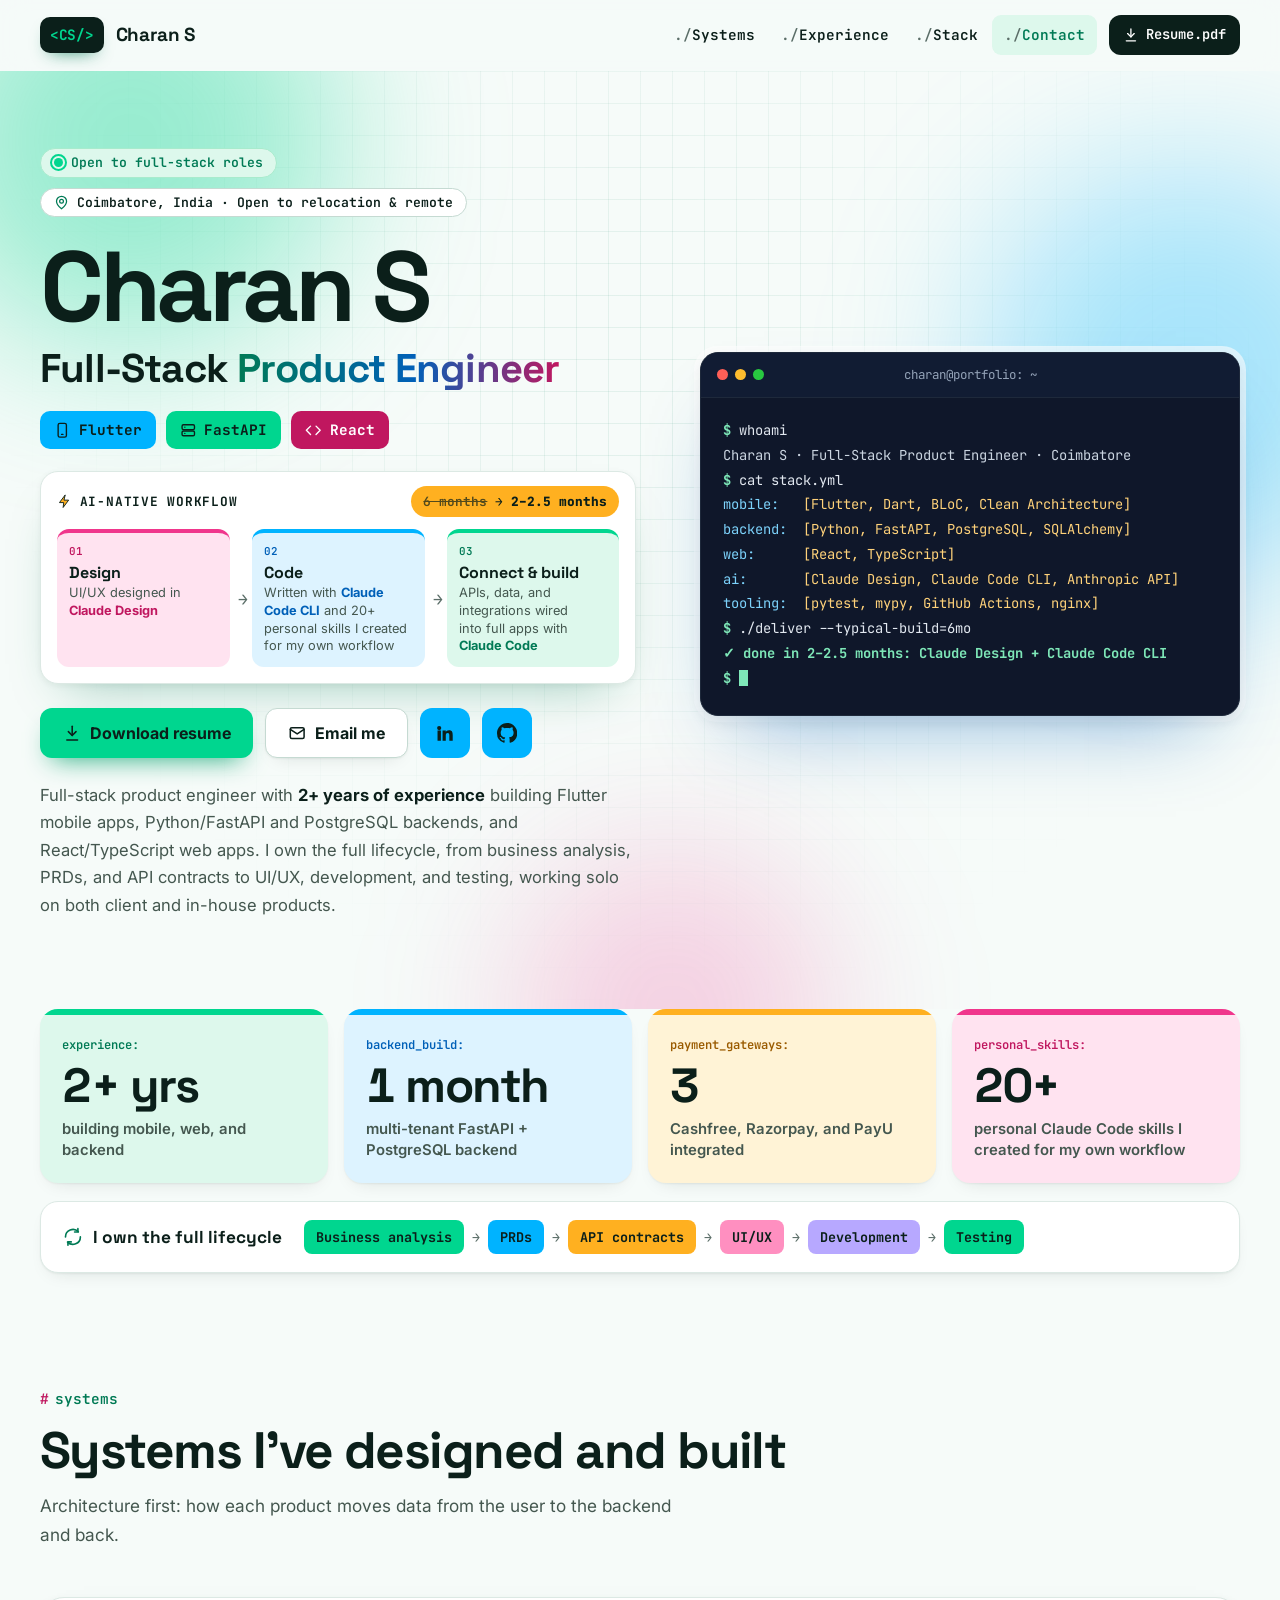
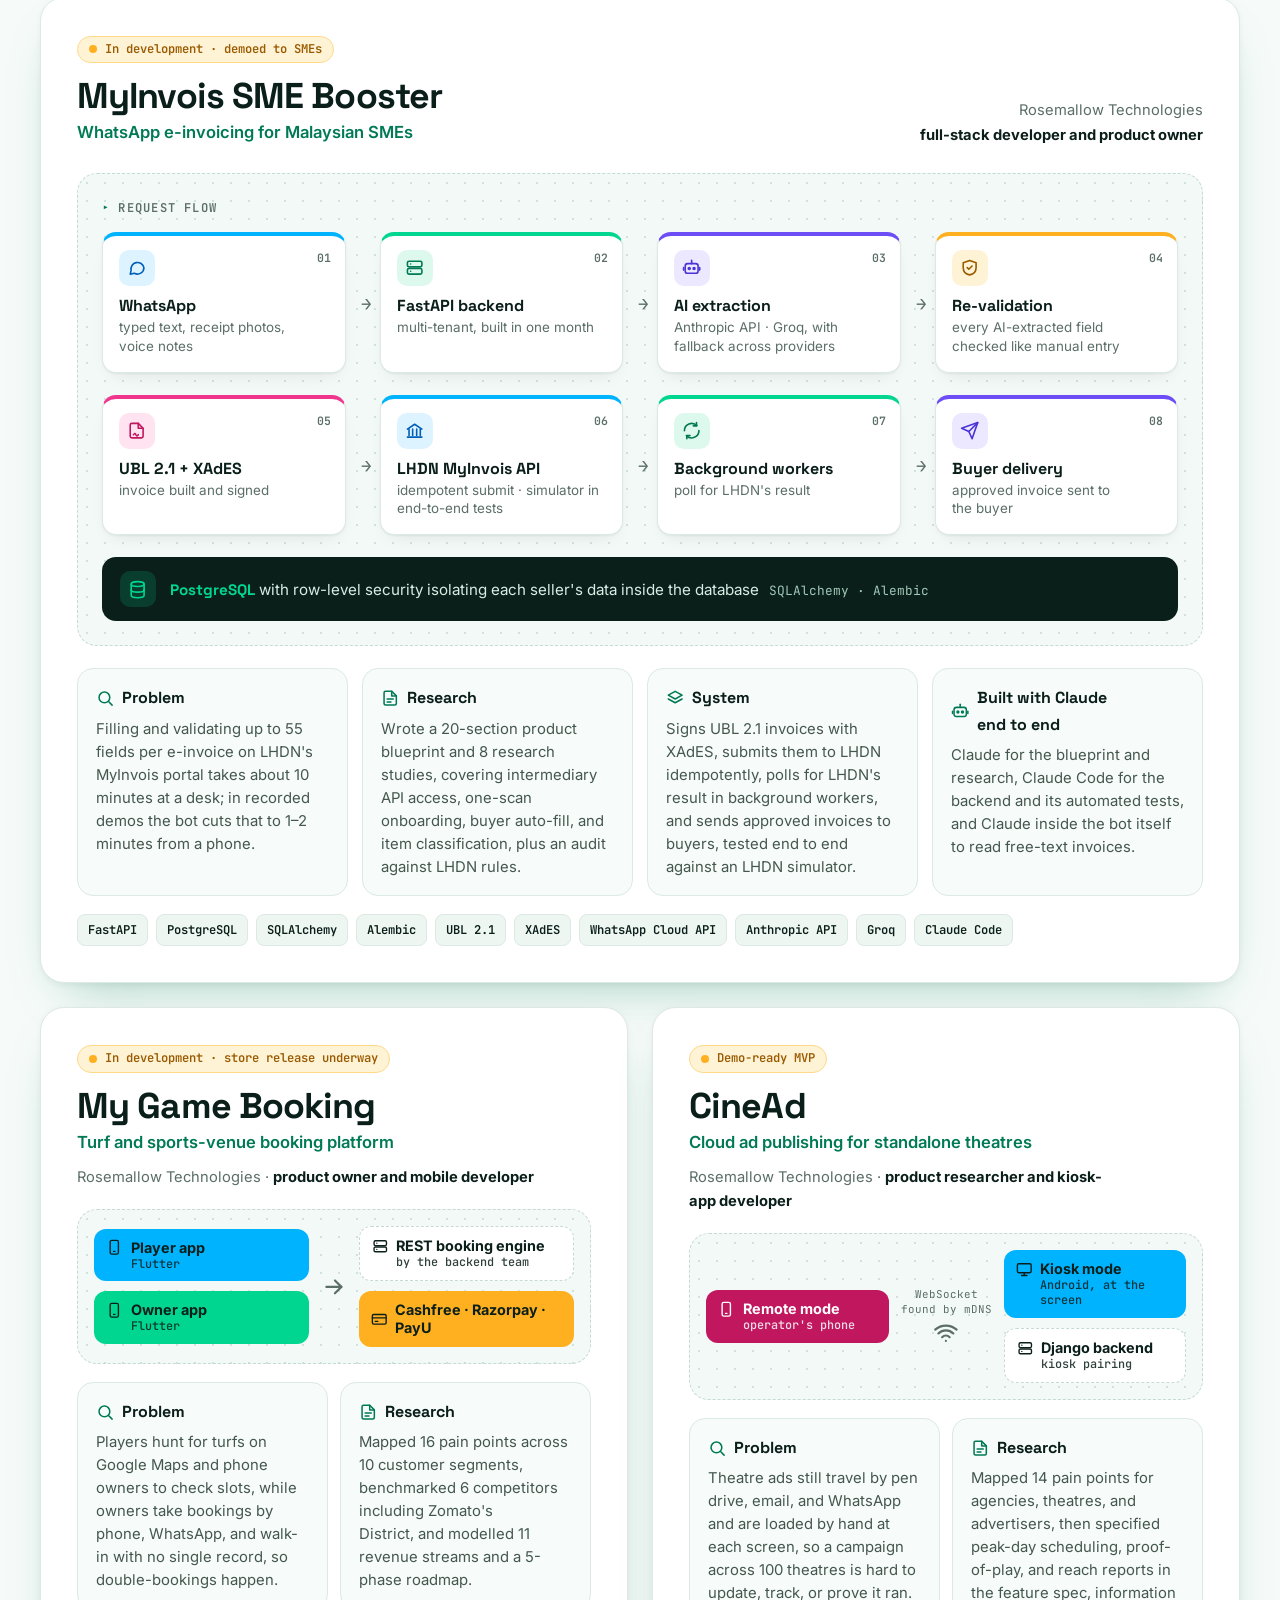
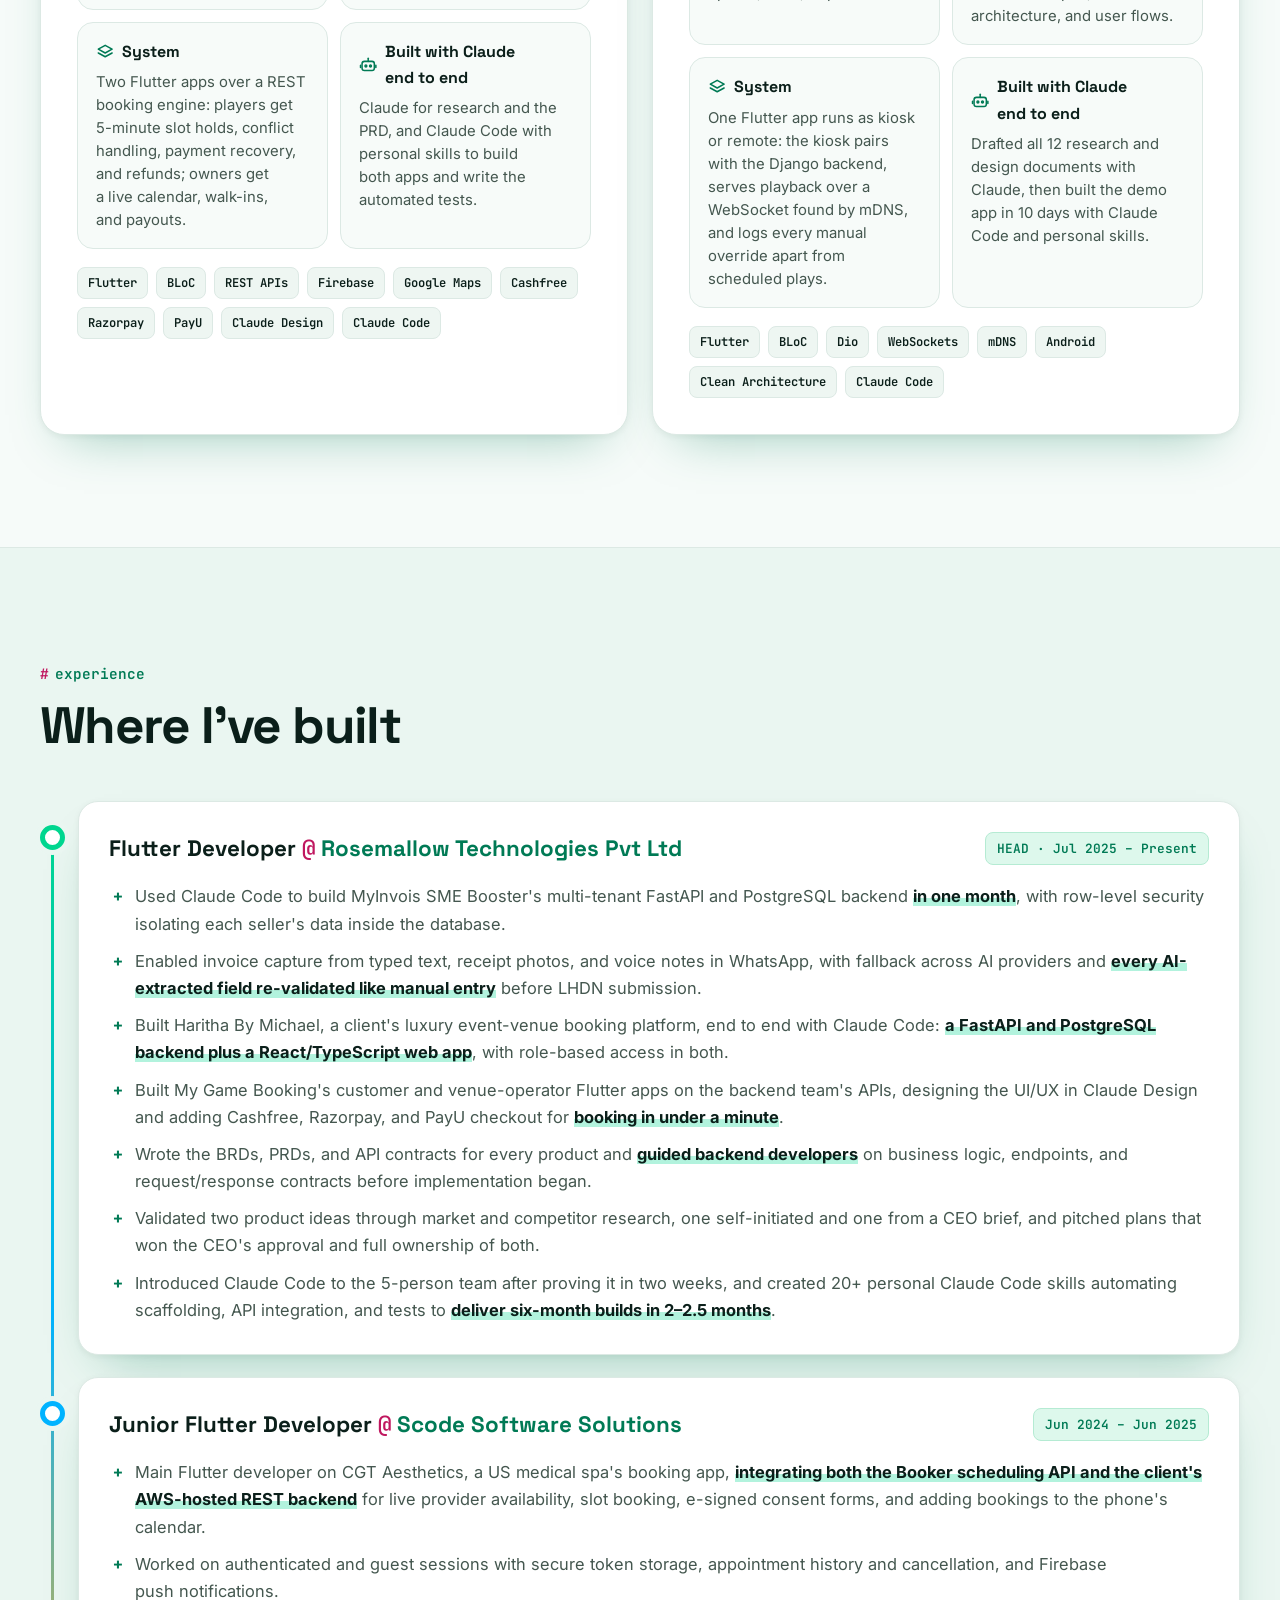
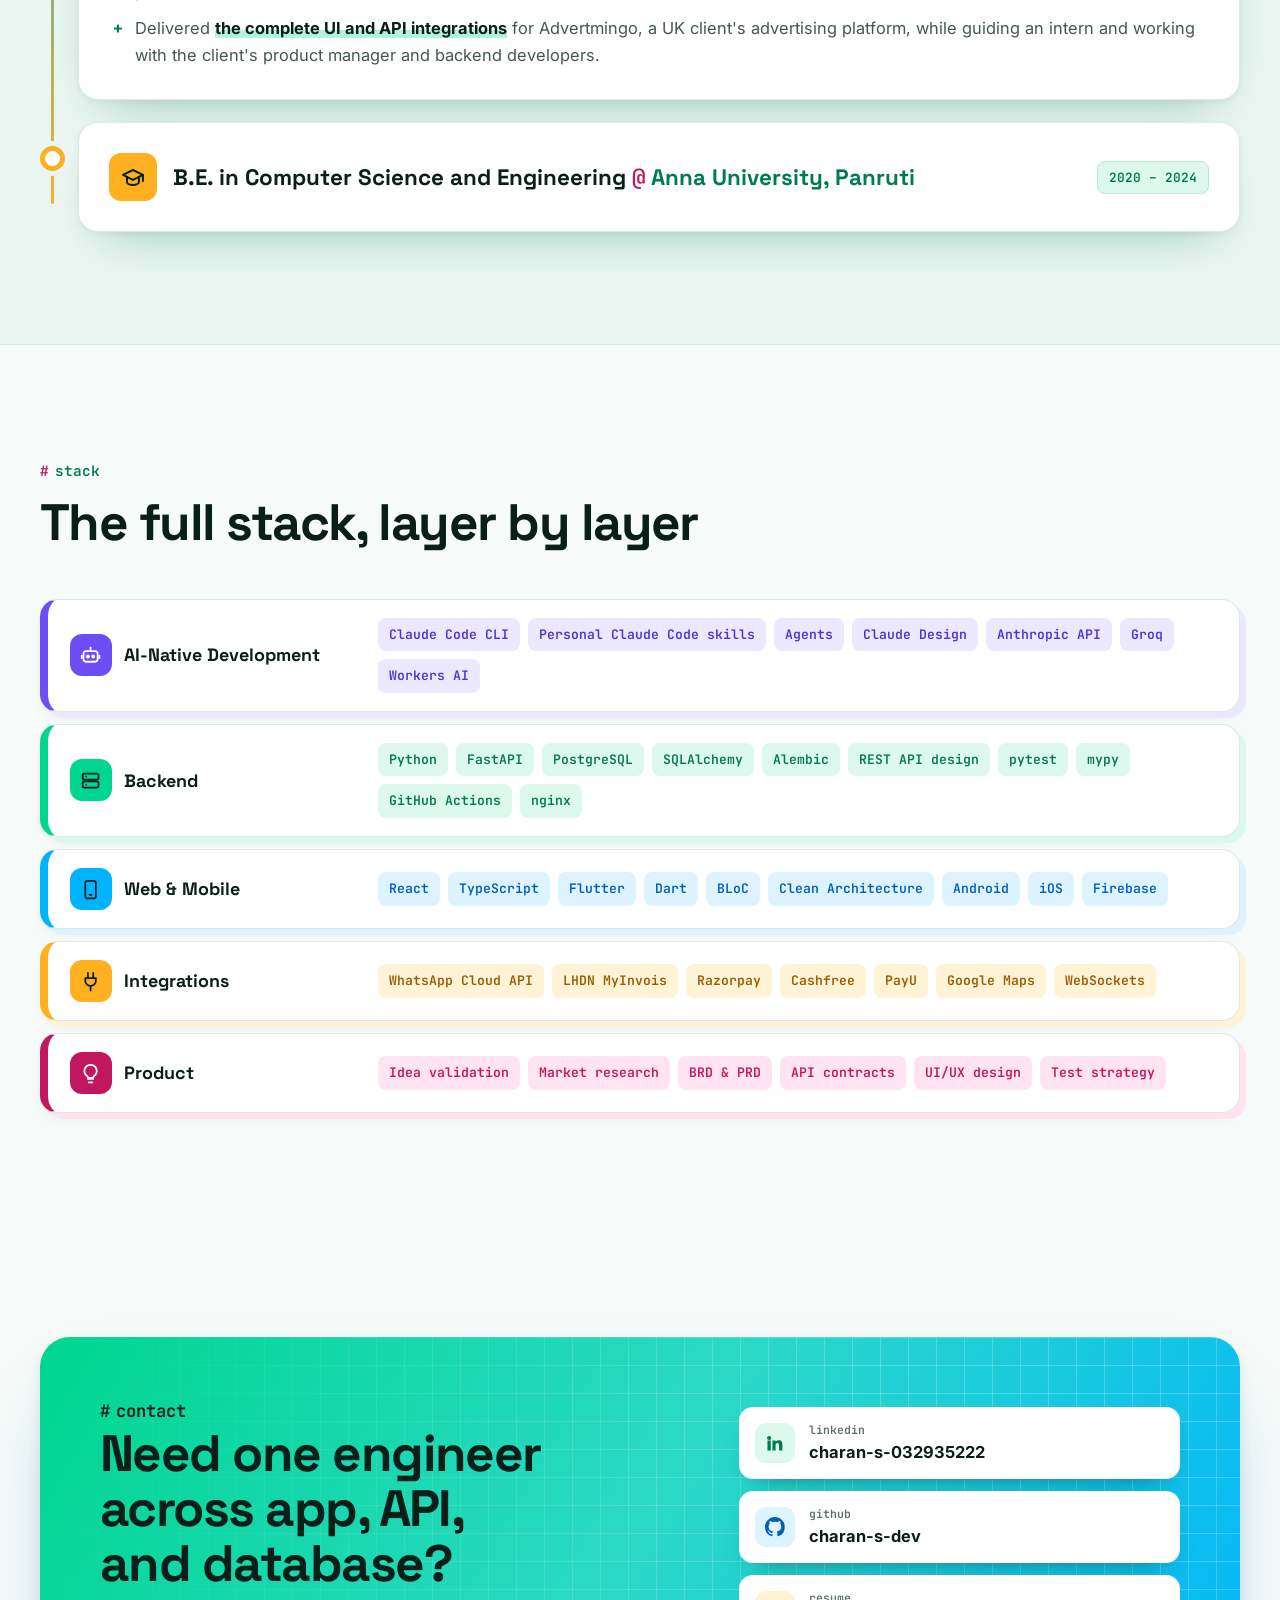
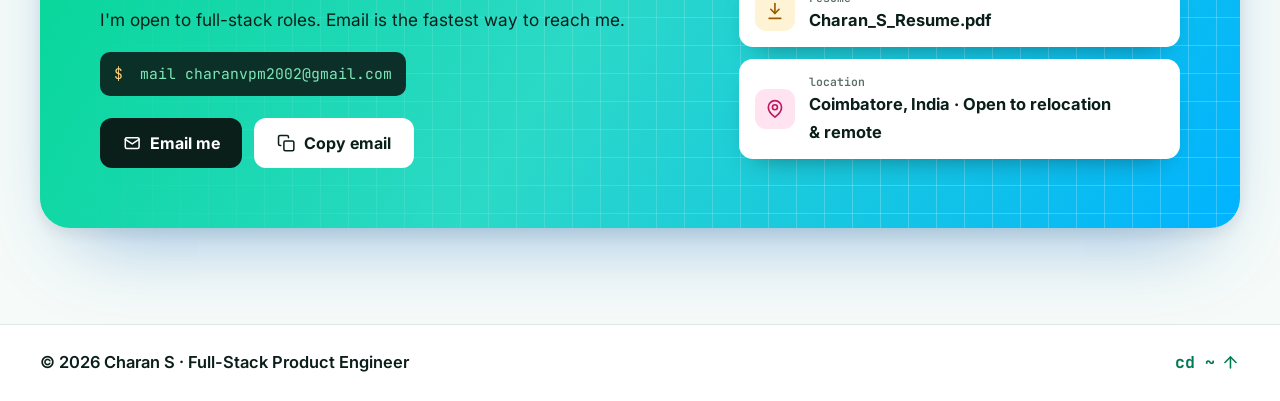
<file: full-stack/index.html>
<!doctype html>
<html lang="en">
<head>
  <meta charset="utf-8">
  <meta name="viewport" content="width=device-width, initial-scale=1">
  <title>Charan S | Full-Stack Product Engineer · Flutter · FastAPI · React</title>
  <meta name="description" content="Charan S is a full-stack product engineer based in Coimbatore with 2+ years of experience building Flutter mobile apps, Python/FastAPI and PostgreSQL backends, and React/TypeScript web apps.">
  <meta name="author" content="Charan S">
  <meta name="theme-color" content="#00D68F">
  <meta property="og:type" content="profile">
  <meta property="og:title" content="Charan S | Full-Stack Product Engineer">
  <meta property="og:description" content="Flutter, FastAPI, PostgreSQL, and React. Designs UI/UX in Claude Design, writes code with Claude Code CLI, and builds full apps with Claude Code, delivering in 2–2.5 months what is typically a six-month build.">
  <meta property="og:url" content="https://charan-s-dev.github.io/full-stack/">
  <meta property="og:image" content="https://charan-s-dev.github.io/full-stack/assets/og-image.png">
  <meta property="og:image:width" content="1200">
  <meta property="og:image:height" content="630">
  <meta name="twitter:card" content="summary_large_image">
  <link rel="canonical" href="https://charan-s-dev.github.io/full-stack/">
  <meta name="robots" content="noindex">
  <link rel="icon" href="assets/favicon.svg" type="image/svg+xml">
  <link rel="preconnect" href="https://fonts.googleapis.com">
  <link rel="preconnect" href="https://fonts.gstatic.com" crossorigin>
  <link rel="stylesheet" href="https://fonts.googleapis.com/css2?family=Space+Grotesk:wght@500;600;700&family=Inter:wght@400;500;600;700&family=JetBrains+Mono:wght@400;500;600;700&display=swap">
  <link rel="stylesheet" href="assets/css/style.css">
  <script type="application/ld+json">
  {
    "@context": "https://schema.org",
    "@type": "Person",
    "name": "Charan S",
    "jobTitle": "Full-Stack Product Engineer",
    "email": "mailto:charanvpm2002@gmail.com",
    "address": { "@type": "PostalAddress", "addressLocality": "Coimbatore", "addressCountry": "IN" },
    "alumniOf": "Anna University",
    "url": "https://charan-s-dev.github.io/full-stack/",
    "sameAs": ["https://www.linkedin.com/in/charan-s-032935222/", "https://github.com/charan-s-dev"],
    "knowsAbout": ["Flutter", "FastAPI", "PostgreSQL", "React", "TypeScript", "Python", "SQLAlchemy", "Alembic", "WhatsApp Cloud API", "Claude Code", "Claude Design"]
  }
  </script>
</head>
<body>
  <svg class="sprite" aria-hidden="true" focusable="false">
    <symbol id="i-download" viewBox="0 0 24 24"><path d="M12 3v12"/><path d="m7 10 5 5 5-5"/><path d="M5 21h14"/></symbol>
    <symbol id="i-mail" viewBox="0 0 24 24"><rect x="3" y="5" width="18" height="14" rx="2"/><path d="m3 7 9 6 9-6"/></symbol>
    <symbol id="i-phone" viewBox="0 0 24 24"><path d="M22 16.92v3a2 2 0 0 1-2.18 2 19.8 19.8 0 0 1-8.63-3.07 19.5 19.5 0 0 1-6-6A19.8 19.8 0 0 1 2.12 4.18 2 2 0 0 1 4.11 2h3a2 2 0 0 1 2 1.72c.13.96.36 1.9.7 2.81a2 2 0 0 1-.45 2.11L8.09 9.91a16 16 0 0 0 6 6l1.27-1.27a2 2 0 0 1 2.11-.45c.91.34 1.85.57 2.81.7A2 2 0 0 1 22 16.92z"/></symbol>
    <symbol id="i-linkedin" viewBox="0 0 24 24"><path fill="currentColor" stroke="none" d="M4.98 3.5a2.5 2.5 0 1 1 0 5 2.5 2.5 0 0 1 0-5zM3 9h4v12H3zM9 9h3.8v1.7h.05c.53-1 1.83-2.05 3.77-2.05C20.6 8.65 21 11.2 21 14.5V21h-4v-5.8c0-1.4-.03-3.2-1.95-3.2-1.95 0-2.25 1.5-2.25 3.1V21H9z"/></symbol>
    <symbol id="i-github" viewBox="0 0 16 16"><path fill="currentColor" stroke="none" d="M8 0c4.42 0 8 3.58 8 8a8.013 8.013 0 0 1-5.45 7.59c-.4.08-.55-.17-.55-.38 0-.27.01-1.13.01-2.2 0-.75-.25-1.23-.54-1.48 1.78-.2 3.65-.88 3.65-3.95 0-.88-.31-1.59-.82-2.15.08-.2.36-1.02-.08-2.12 0 0-.67-.22-2.2.82-.64-.18-1.32-.27-2-.27-.68 0-1.36.09-2 .27-1.53-1.03-2.2-.82-2.2-.82-.44 1.1-.16 1.92-.08 2.12-.51.56-.82 1.28-.82 2.15 0 3.06 1.86 3.75 3.64 3.95-.23.2-.44.55-.51 1.07-.46.21-1.61.55-2.33-.66-.15-.24-.6-.83-1.23-.82-.67.01-.27.38.01.53.34.19.73.9.82 1.13.16.45.68 1.31 2.69.94 0 .67.01 1.3.01 1.49 0 .21-.15.45-.55.38A7.995 7.995 0 0 1 0 8c0-4.42 3.58-8 8-8Z"/></symbol>
    <symbol id="i-pin" viewBox="0 0 24 24"><path d="M20 10c0 6-8 12-8 12s-8-6-8-12a8 8 0 0 1 16 0z"/><circle cx="12" cy="10" r="3"/></symbol>
    <symbol id="i-copy" viewBox="0 0 24 24"><rect x="9" y="9" width="13" height="13" rx="2"/><path d="M5 15H4a2 2 0 0 1-2-2V4a2 2 0 0 1 2-2h9a2 2 0 0 1 2 2v1"/></symbol>
    <symbol id="i-up" viewBox="0 0 24 24"><path d="M12 19V5"/><path d="m5 12 7-7 7 7"/></symbol>
    <symbol id="i-menu" viewBox="0 0 24 24"><path d="M4 7h16M4 12h16M4 17h16"/></symbol>
    <symbol id="i-close" viewBox="0 0 24 24"><path d="M6 6l12 12M18 6 6 18"/></symbol>
    <symbol id="i-arrow-r" viewBox="0 0 24 24"><path d="M5 12h14"/><path d="m13 6 6 6-6 6"/></symbol>
    <symbol id="i-chat" viewBox="0 0 24 24"><path d="M21 12a8 8 0 0 1-11.8 7L4 20l1.1-4.6A8 8 0 1 1 21 12z"/></symbol>
    <symbol id="i-server" viewBox="0 0 24 24"><rect x="3" y="4" width="18" height="7" rx="2"/><rect x="3" y="13" width="18" height="7" rx="2"/><path d="M7 7.5h.01M7 16.5h.01"/></symbol>
    <symbol id="i-bot" viewBox="0 0 24 24"><rect x="4" y="7" width="16" height="12" rx="3"/><path d="M12 3v4"/><circle cx="9" cy="13" r="1.2"/><circle cx="15" cy="13" r="1.2"/><path d="M2 12v3M22 12v3"/></symbol>
    <symbol id="i-check-shield" viewBox="0 0 24 24"><path d="M12 3 4 6v6c0 5 3.5 8 8 9 4.5-1 8-4 8-9V6z"/><path d="m9 12 2 2 4-4"/></symbol>
    <symbol id="i-sign" viewBox="0 0 24 24"><path d="M14 3H6a2 2 0 0 0-2 2v14a2 2 0 0 0 2 2h12a2 2 0 0 0 2-2V9z"/><path d="M14 3v6h6"/><path d="M8 17c1.5-2 2.5-2 3 0s1.5 2 3 0"/></symbol>
    <symbol id="i-gov" viewBox="0 0 24 24"><path d="M3 10 12 4l9 6"/><path d="M5 10v8M9.5 10v8M14.5 10v8M19 10v8"/><path d="M3 20h18"/></symbol>
    <symbol id="i-cycle" viewBox="0 0 24 24"><path d="M21 12a9 9 0 0 1-15.5 6.2"/><path d="M3 12A9 9 0 0 1 18.5 5.8"/><path d="M18 2v4h-4"/><path d="M6 22v-4h4"/></symbol>
    <symbol id="i-send" viewBox="0 0 24 24"><path d="M22 2 11 13"/><path d="M22 2 15 22l-4-9-9-4z"/></symbol>
    <symbol id="i-db" viewBox="0 0 24 24"><ellipse cx="12" cy="5" rx="8" ry="3"/><path d="M4 5v14c0 1.7 3.6 3 8 3s8-1.3 8-3V5"/><path d="M4 12c0 1.7 3.6 3 8 3s8-1.3 8-3"/></symbol>
    <symbol id="i-phone-app" viewBox="0 0 24 24"><rect x="6" y="2" width="12" height="20" rx="2.5"/><path d="M11 18h2"/></symbol>
    <symbol id="i-monitor" viewBox="0 0 24 24"><rect x="2" y="4" width="20" height="13" rx="2"/><path d="M8 21h8M12 17v4"/></symbol>
    <symbol id="i-wifi" viewBox="0 0 24 24"><path d="M5 12.5a10 10 0 0 1 14 0"/><path d="M8.5 16a5 5 0 0 1 7 0"/><path d="M2 9a15 15 0 0 1 20 0"/><path d="M12 19.5h.01"/></symbol>
    <symbol id="i-card" viewBox="0 0 24 24"><rect x="2" y="5" width="20" height="14" rx="2"/><path d="M2 10h20M6 15h4"/></symbol>
    <symbol id="i-search" viewBox="0 0 24 24"><circle cx="11" cy="11" r="7"/><path d="m21 21-4.3-4.3"/></symbol>
    <symbol id="i-doc" viewBox="0 0 24 24"><path d="M14 3H6a2 2 0 0 0-2 2v14a2 2 0 0 0 2 2h12a2 2 0 0 0 2-2V9z"/><path d="M14 3v6h6"/><path d="M8 13h8M8 17h5"/></symbol>
    <symbol id="i-layers" viewBox="0 0 24 24"><path d="m12 3 9 5-9 5-9-5z"/><path d="m3 13 9 5 9-5"/></symbol>
    <symbol id="i-plug" viewBox="0 0 24 24"><path d="M9 2v6M15 2v6"/><path d="M6 8h12v3a6 6 0 0 1-12 0z"/><path d="M12 17v5"/></symbol>
    <symbol id="i-bulb" viewBox="0 0 24 24"><path d="M9 18h6M10 22h4"/><path d="M12 2a7 7 0 0 0-4 12.7c.6.5 1 1.2 1 2V17h6v-.3c0-.8.4-1.5 1-2A7 7 0 0 0 12 2z"/></symbol>
    <symbol id="i-code" viewBox="0 0 24 24"><path d="m16 18 6-6-6-6"/><path d="m8 6-6 6 6 6"/></symbol>
    <symbol id="i-zap" viewBox="0 0 24 24"><path d="M13 2 4 14h7l-1 8 9-12h-7z"/></symbol>
    <symbol id="i-cap" viewBox="0 0 24 24"><path d="m2 9 10-5 10 5-10 5z"/><path d="M6 11v5c0 1.7 2.7 3 6 3s6-1.3 6-3v-5"/><path d="M22 9v6"/></symbol>
  </svg>

  <a class="skip-link" href="#main">Skip to content</a>
  <div class="progress" data-progress aria-hidden="true"></div>

  <header class="site-header" data-header>
    <div class="container nav-wrap">
      <a class="brand" href="#top" aria-label="Charan S, back to top">
        <span class="brand-mark" aria-hidden="true">&lt;CS/&gt;</span>
        <span class="brand-name">Charan S</span>
      </a>
      <nav class="nav" data-nav aria-label="Primary">
        <a href="#systems">Systems</a>
        <a href="#experience">Experience</a>
        <a href="#skills">Stack</a>
        <a href="#contact">Contact</a>
        <a class="btn btn-ink btn-sm nav-cta" href="Charan_S_Resume.pdf" download>
          <svg class="icon"><use href="#i-download"/></svg> Resume.pdf
        </a>
      </nav>
      <button class="nav-toggle" type="button" data-nav-toggle aria-expanded="false" aria-label="Open menu">
        <svg class="icon icon-open"><use href="#i-menu"/></svg>
        <svg class="icon icon-close"><use href="#i-close"/></svg>
      </button>
    </div>
  </header>

  <main id="main">
    <!-- ============ HERO ============ -->
    <section class="hero" id="top">
      <div class="hero-bg" aria-hidden="true"><span class="glow glow-1"></span><span class="glow glow-2"></span><span class="glow glow-3"></span></div>
      <div class="container hero-grid">
        <div class="hero-copy">
          <div class="hero-chips reveal">
            <span class="chip chip-open"><span class="dot" aria-hidden="true"></span> Open to full-stack roles</span>
            <span class="chip"><svg class="icon"><use href="#i-pin"/></svg> Coimbatore, India · Open to relocation &amp; remote</span>
          </div>
          <h1 class="hero-title reveal">Charan S</h1>
          <p class="hero-role reveal">Full-Stack <span class="grad-text">Product Engineer</span></p>
          <ul class="hero-stack reveal" aria-label="Core stack">
            <li class="hs-cyan"><svg class="icon"><use href="#i-phone-app"/></svg> Flutter</li>
            <li class="hs-emerald"><svg class="icon"><use href="#i-server"/></svg> FastAPI</li>
            <li class="hs-magenta"><svg class="icon"><use href="#i-code"/></svg> React</li>
          </ul>
          <div class="ai-flow reveal" aria-label="AI-native workflow">
            <div class="ai-flow-head">
              <span class="ai-flow-title"><svg class="icon"><use href="#i-zap"/></svg> AI-native workflow</span>
              <span class="ai-flow-speed" aria-label="A typical six-month build, delivered in 2–2.5 months"><s>6 months</s> → <b>2–2.5 months</b></span>
            </div>
            <ol class="ai-steps">
              <li class="as-magenta"><span class="as-num">01</span><b>Design</b><small>UI/UX designed in <strong>Claude Design</strong></small></li>
              <li class="as-cyan"><span class="as-num">02</span><b>Code</b><small>Written with <strong>Claude Code CLI</strong> and 20+ personal skills I created for my own workflow</small></li>
              <li class="as-emerald"><span class="as-num">03</span><b>Connect &amp; build</b><small>APIs, data, and integrations wired into full apps with <strong>Claude Code</strong></small></li>
            </ol>
          </div>
          <div class="hero-ctas reveal">
            <a class="btn btn-primary" href="Charan_S_Resume.pdf" download><svg class="icon"><use href="#i-download"/></svg> Download resume</a>
            <a class="btn btn-light" href="mailto:charanvpm2002@gmail.com?subject=Full-stack%20role%20for%20Charan%20S"><svg class="icon"><use href="#i-mail"/></svg> Email me</a>
            <a class="btn btn-square" href="https://www.linkedin.com/in/charan-s-032935222/" target="_blank" rel="noopener" aria-label="LinkedIn profile (opens in a new tab)"><svg class="icon"><use href="#i-linkedin"/></svg></a>
            <a class="btn btn-square" href="https://github.com/charan-s-dev" target="_blank" rel="noopener" aria-label="GitHub profile (opens in a new tab)"><svg class="icon"><use href="#i-github"/></svg></a>
          </div>
          <p class="hero-lede reveal">
            Full-stack product engineer with <strong>2+ years of experience</strong> building Flutter mobile apps, Python/FastAPI and PostgreSQL backends, and React/TypeScript web apps. I own the full lifecycle, from business analysis, PRDs, and API contracts to UI/UX, development, and testing, working solo on both client and in-house products.
          </p>
        </div>

        <figure class="terminal reveal" aria-label="Terminal summary of Charan's stack">
          <div class="term-bar">
            <span class="term-dots" aria-hidden="true"><i></i><i></i><i></i></span>
            <span class="term-title">charan@portfolio: ~</span>
          </div>
          <pre class="term-body"><code><span class="tl"><span class="p">$</span> whoami</span>
<span class="tl o">Charan S · Full-Stack Product Engineer · Coimbatore</span>
<span class="tl"><span class="p">$</span> cat stack.yml</span>
<span class="tl o"><span class="k">mobile:</span>   <span class="v">[Flutter, Dart, BLoC, Clean Architecture]</span></span>
<span class="tl o"><span class="k">backend:</span>  <span class="v">[Python, FastAPI, PostgreSQL, SQLAlchemy]</span></span>
<span class="tl o"><span class="k">web:</span>      <span class="v">[React, TypeScript]</span></span>
<span class="tl o"><span class="k">ai:</span>       <span class="v">[Claude Design, Claude Code CLI, Anthropic API]</span></span>
<span class="tl o"><span class="k">tooling:</span>  <span class="v">[pytest, mypy, GitHub Actions, nginx]</span></span>
<span class="tl"><span class="p">$</span> ./deliver --typical-build=6mo</span>
<span class="tl ok">✓ done in 2–2.5 months: Claude Design + Claude Code CLI</span>
<span class="tl"><span class="p">$</span> <span class="cursor" aria-hidden="true"></span></span></code></pre>
        </figure>
      </div>
    </section>

    <!-- ============ STATS ============ -->
    <section class="stats" aria-label="Highlights">
      <div class="container stats-grid">
        <div class="stat stat-emerald reveal"><span class="stat-key">experience</span><span class="stat-num"><span data-count="2">2</span>+ yrs</span><span class="stat-label">building mobile, web, and backend</span></div>
        <div class="stat stat-cyan reveal"><span class="stat-key">backend_build</span><span class="stat-num"><span data-count="1">1</span> month</span><span class="stat-label">multi-tenant FastAPI + PostgreSQL backend</span></div>
        <div class="stat stat-amber reveal"><span class="stat-key">payment_gateways</span><span class="stat-num" data-count="3">3</span><span class="stat-label">Cashfree, Razorpay, and PayU integrated</span></div>
        <div class="stat stat-magenta reveal"><span class="stat-key">personal_skills</span><span class="stat-num"><span data-count="20">20</span>+</span><span class="stat-label">personal Claude Code skills I created for my own workflow</span></div>
      </div>
    </section>

    <!-- ============ LIFECYCLE ============ -->
    <section class="lifecycle" aria-label="Full lifecycle ownership">
      <div class="container">
        <div class="life reveal">
          <p class="life-title"><svg class="icon"><use href="#i-cycle"/></svg> I own the full lifecycle</p>
          <ol class="life-steps">
            <li><span>Business analysis</span></li>
            <li><span>PRDs</span></li>
            <li><span>API contracts</span></li>
            <li><span>UI/UX</span></li>
            <li><span>Development</span></li>
            <li><span>Testing</span></li>
          </ol>
        </div>
      </div>
    </section>

    <!-- ============ SYSTEMS ============ -->
    <section class="section" id="systems">
      <div class="container">
        <header class="section-head reveal">
          <p class="kicker"><span class="kicker-hash">#</span> systems</p>
          <h2>Systems I've designed and built</h2>
          <p class="section-sub">Architecture first: how each product moves data from the user to the backend and back.</p>
        </header>

        <!-- MyInvois SME Booster (featured) -->
        <article class="sys sys-featured reveal">
          <header class="sys-head">
            <div>
              <span class="status">In development · demoed to SMEs</span>
              <h3>MyInvois SME Booster</h3>
              <p class="sys-tagline">WhatsApp e-invoicing for Malaysian SMEs</p>
            </div>
            <p class="sys-role">Rosemallow Technologies<br><strong>full-stack developer and product owner</strong></p>
          </header>

          <div class="arch" aria-label="MyInvois SME Booster architecture">
            <p class="arch-label">request flow</p>
            <ol class="flow">
              <li class="node n-cyan"><span class="n-step">01</span><span class="n-icon"><svg class="icon"><use href="#i-chat"/></svg></span><b>WhatsApp</b><small>typed text, receipt photos, voice notes</small></li>
              <li class="node n-emerald"><span class="n-step">02</span><span class="n-icon"><svg class="icon"><use href="#i-server"/></svg></span><b>FastAPI backend</b><small>multi-tenant, built in one month</small></li>
              <li class="node n-violet"><span class="n-step">03</span><span class="n-icon"><svg class="icon"><use href="#i-bot"/></svg></span><b>AI extraction</b><small>Anthropic API · Groq, with fallback across providers</small></li>
              <li class="node n-amber"><span class="n-step">04</span><span class="n-icon"><svg class="icon"><use href="#i-check-shield"/></svg></span><b>Re-validation</b><small>every AI-extracted field checked like manual entry</small></li>
              <li class="node n-magenta"><span class="n-step">05</span><span class="n-icon"><svg class="icon"><use href="#i-sign"/></svg></span><b>UBL 2.1 + XAdES</b><small>invoice built and signed</small></li>
              <li class="node n-cyan"><span class="n-step">06</span><span class="n-icon"><svg class="icon"><use href="#i-gov"/></svg></span><b>LHDN MyInvois API</b><small>idempotent submit · simulator in end-to-end tests</small></li>
              <li class="node n-emerald"><span class="n-step">07</span><span class="n-icon"><svg class="icon"><use href="#i-cycle"/></svg></span><b>Background workers</b><small>poll for LHDN's result</small></li>
              <li class="node n-violet"><span class="n-step">08</span><span class="n-icon"><svg class="icon"><use href="#i-send"/></svg></span><b>Buyer delivery</b><small>approved invoice sent to the buyer</small></li>
            </ol>
            <div class="db-layer">
              <span class="n-icon"><svg class="icon"><use href="#i-db"/></svg></span>
              <div><b>PostgreSQL</b> with row-level security isolating each seller's data inside the database <span class="db-tags">SQLAlchemy · Alembic</span></div>
            </div>
          </div>

          <div class="sys-grid">
            <div class="cell"><h4><svg class="icon"><use href="#i-search"/></svg> Problem</h4><p>Filling and validating up to 55 fields per e-invoice on LHDN's MyInvois portal takes about 10 minutes at a desk; in recorded demos the bot cuts that to 1–2 minutes from a phone.</p></div>
            <div class="cell"><h4><svg class="icon"><use href="#i-doc"/></svg> Research</h4><p>Wrote a 20-section product blueprint and 8 research studies, covering intermediary API access, one-scan onboarding, buyer auto-fill, and item classification, plus an audit against LHDN rules.</p></div>
            <div class="cell"><h4><svg class="icon"><use href="#i-layers"/></svg> System</h4><p>Signs UBL 2.1 invoices with XAdES, submits them to LHDN idempotently, polls for LHDN's result in background workers, and sends approved invoices to buyers, tested end to end against an LHDN simulator.</p></div>
            <div class="cell"><h4><svg class="icon"><use href="#i-bot"/></svg> Built with Claude end to end</h4><p>Claude for the blueprint and research, Claude Code for the backend and its automated tests, and Claude inside the bot itself to read free-text invoices.</p></div>
          </div>
          <ul class="tags" aria-label="Tech stack">
            <li>FastAPI</li><li>PostgreSQL</li><li>SQLAlchemy</li><li>Alembic</li><li>UBL 2.1</li><li>XAdES</li><li>WhatsApp Cloud API</li><li>Anthropic API</li><li>Groq</li><li>Claude Code</li>
          </ul>
        </article>

        <div class="sys-pair">
          <!-- My Game Booking -->
          <article class="sys reveal">
            <header class="sys-head sys-head-stack">
              <span class="status">In development · store release underway</span>
              <h3>My Game Booking</h3>
              <p class="sys-tagline">Turf and sports-venue booking platform</p>
              <p class="sys-role">Rosemallow Technologies · <strong>product owner and mobile developer</strong></p>
            </header>
            <div class="mini-arch" aria-label="My Game Booking architecture">
              <div class="ma-col">
                <span class="ma-node mn-cyan"><svg class="icon"><use href="#i-phone-app"/></svg> Player app <small>Flutter</small></span>
                <span class="ma-node mn-emerald"><svg class="icon"><use href="#i-phone-app"/></svg> Owner app <small>Flutter</small></span>
              </div>
              <span class="ma-link" aria-hidden="true"><svg class="icon"><use href="#i-arrow-r"/></svg></span>
              <div class="ma-col">
                <span class="ma-node mn-ghost"><svg class="icon"><use href="#i-server"/></svg> REST booking engine <small>by the backend team</small></span>
                <span class="ma-node mn-amber"><svg class="icon"><use href="#i-card"/></svg> Cashfree · Razorpay · PayU</span>
              </div>
            </div>
            <div class="sys-stack">
              <div class="cell"><h4><svg class="icon"><use href="#i-search"/></svg> Problem</h4><p>Players hunt for turfs on Google Maps and phone owners to check slots, while owners take bookings by phone, WhatsApp, and walk-in with no single record, so double-bookings happen.</p></div>
              <div class="cell"><h4><svg class="icon"><use href="#i-doc"/></svg> Research</h4><p>Mapped 16 pain points across 10 customer segments, benchmarked 6 competitors including Zomato's District, and modelled 11 revenue streams and a 5-phase roadmap.</p></div>
              <div class="cell"><h4><svg class="icon"><use href="#i-layers"/></svg> System</h4><p>Two Flutter apps over a REST booking engine: players get 5-minute slot holds, conflict handling, payment recovery, and refunds; owners get a live calendar, walk-ins, and payouts.</p></div>
              <div class="cell"><h4><svg class="icon"><use href="#i-bot"/></svg> Built with Claude end to end</h4><p>Claude for research and the PRD, and Claude Code with personal skills to build both apps and write the automated tests.</p></div>
            </div>
            <ul class="tags" aria-label="Tech stack">
              <li>Flutter</li><li>BLoC</li><li>REST APIs</li><li>Firebase</li><li>Google Maps</li><li>Cashfree</li><li>Razorpay</li><li>PayU</li><li>Claude Design</li><li>Claude Code</li>
            </ul>
          </article>

          <!-- CineAd -->
          <article class="sys reveal">
            <header class="sys-head sys-head-stack">
              <span class="status">Demo-ready MVP</span>
              <h3>CineAd</h3>
              <p class="sys-tagline">Cloud ad publishing for standalone theatres</p>
              <p class="sys-role">Rosemallow Technologies · <strong>product researcher and kiosk-app developer</strong></p>
            </header>
            <div class="mini-arch" aria-label="CineAd architecture">
              <div class="ma-col">
                <span class="ma-node mn-magenta"><svg class="icon"><use href="#i-phone-app"/></svg> Remote mode <small>operator's phone</small></span>
              </div>
              <span class="ma-link ma-link-both" aria-hidden="true"><small>WebSocket<br>found by mDNS</small><svg class="icon"><use href="#i-wifi"/></svg></span>
              <div class="ma-col">
                <span class="ma-node mn-cyan"><svg class="icon"><use href="#i-monitor"/></svg> Kiosk mode <small>Android, at the screen</small></span>
                <span class="ma-node mn-ghost"><svg class="icon"><use href="#i-server"/></svg> Django backend <small>kiosk pairing</small></span>
              </div>
            </div>
            <div class="sys-stack">
              <div class="cell"><h4><svg class="icon"><use href="#i-search"/></svg> Problem</h4><p>Theatre ads still travel by pen drive, email, and WhatsApp and are loaded by hand at each screen, so a campaign across 100 theatres is hard to update, track, or prove it ran.</p></div>
              <div class="cell"><h4><svg class="icon"><use href="#i-doc"/></svg> Research</h4><p>Mapped 14 pain points for agencies, theatres, and advertisers, then specified peak-day scheduling, proof-of-play, and reach reports in the feature spec, information architecture, and user flows.</p></div>
              <div class="cell"><h4><svg class="icon"><use href="#i-layers"/></svg> System</h4><p>One Flutter app runs as kiosk or remote: the kiosk pairs with the Django backend, serves playback over a WebSocket found by mDNS, and logs every manual override apart from scheduled plays.</p></div>
              <div class="cell"><h4><svg class="icon"><use href="#i-bot"/></svg> Built with Claude end to end</h4><p>Drafted all 12 research and design documents with Claude, then built the demo app in 10 days with Claude Code and personal skills.</p></div>
            </div>
            <ul class="tags" aria-label="Tech stack">
              <li>Flutter</li><li>BLoC</li><li>Dio</li><li>WebSockets</li><li>mDNS</li><li>Android</li><li>Clean Architecture</li><li>Claude Code</li>
            </ul>
          </article>
        </div>
      </div>
    </section>

    <!-- ============ EXPERIENCE ============ -->
    <section class="section section-alt" id="experience">
      <div class="container">
        <header class="section-head reveal">
          <p class="kicker"><span class="kicker-hash">#</span> experience</p>
          <h2>Where I've built</h2>
        </header>

        <ol class="log">
          <li class="commit reveal">
            <span class="commit-node c-emerald" aria-hidden="true"></span>
            <div class="commit-card">
              <header class="commit-head">
                <div>
                  <h3>Flutter Developer <span class="at">@</span> <span class="org">Rosemallow Technologies Pvt Ltd</span></h3>
                </div>
                <span class="branch">HEAD · Jul 2025 – Present</span>
              </header>
              <ul class="commit-points">
                <li>Used Claude Code to build MyInvois SME Booster's multi-tenant FastAPI and PostgreSQL backend <strong>in one month</strong>, with row-level security isolating each seller's data inside the database.</li>
                <li>Enabled invoice capture from typed text, receipt photos, and voice notes in WhatsApp, with fallback across AI providers and <strong>every AI-extracted field re-validated like manual entry</strong> before LHDN submission.</li>
                <li>Built Haritha By Michael, a client's luxury event-venue booking platform, end to end with Claude Code: <strong>a FastAPI and PostgreSQL backend plus a React/TypeScript web app</strong>, with role-based access in both.</li>
                <li>Built My Game Booking's customer and venue-operator Flutter apps on the backend team's APIs, designing the UI/UX in Claude Design and adding Cashfree, Razorpay, and PayU checkout for <strong>booking in under a minute</strong>.</li>
                <li>Wrote the BRDs, PRDs, and API contracts for every product and <strong>guided backend developers</strong> on business logic, endpoints, and request/response contracts before implementation began.</li>
                <li>Validated two product ideas through market and competitor research, one self-initiated and one from a CEO brief, and pitched plans that won the CEO's approval and full ownership of both.</li>
                <li>Introduced Claude Code to the 5-person team after proving it in two weeks, and created 20+ personal Claude Code skills automating scaffolding, API integration, and tests to <strong>deliver six-month builds in 2–2.5 months</strong>.</li>
              </ul>
            </div>
          </li>
          <li class="commit reveal">
            <span class="commit-node c-cyan" aria-hidden="true"></span>
            <div class="commit-card">
              <header class="commit-head">
                <div>
                  <h3>Junior Flutter Developer <span class="at">@</span> <span class="org">Scode Software Solutions</span></h3>
                </div>
                <span class="branch">Jun 2024 – Jun 2025</span>
              </header>
              <ul class="commit-points">
                <li>Main Flutter developer on CGT Aesthetics, a US medical spa's booking app, <strong>integrating both the Booker scheduling API and the client's AWS-hosted REST backend</strong> for live provider availability, slot booking, e-signed consent forms, and adding bookings to the phone's calendar.</li>
                <li>Worked on authenticated and guest sessions with secure token storage, appointment history and cancellation, and Firebase push notifications.</li>
                <li>Delivered <strong>the complete UI and API integrations</strong> for Advertmingo, a UK client's advertising platform, while guiding an intern and working with the client's product manager and backend developers.</li>
              </ul>
            </div>
          </li>
          <li class="commit reveal">
            <span class="commit-node c-amber" aria-hidden="true"></span>
            <div class="commit-card commit-edu">
              <span class="edu-icon"><svg class="icon"><use href="#i-cap"/></svg></span>
              <header class="commit-head">
                <div>
                  <h3>B.E. in Computer Science and Engineering <span class="at">@</span> <span class="org">Anna University, Panruti</span></h3>
                </div>
                <span class="branch">2020 – 2024</span>
              </header>
            </div>
          </li>
        </ol>
      </div>
    </section>

    <!-- ============ STACK ============ -->
    <section class="section" id="skills">
      <div class="container">
        <header class="section-head reveal">
          <p class="kicker"><span class="kicker-hash">#</span> stack</p>
          <h2>The full stack, layer by layer</h2>
        </header>
        <div class="layers">
          <article class="layer l-violet reveal">
            <h3><span class="l-icon"><svg class="icon"><use href="#i-bot"/></svg></span> AI-Native Development</h3>
            <ul class="chips"><li>Claude Code CLI</li><li>Personal Claude Code skills</li><li>Agents</li><li>Claude Design</li><li>Anthropic API</li><li>Groq</li><li>Workers AI</li></ul>
          </article>
          <article class="layer l-emerald reveal">
            <h3><span class="l-icon"><svg class="icon"><use href="#i-server"/></svg></span> Backend</h3>
            <ul class="chips"><li>Python</li><li>FastAPI</li><li>PostgreSQL</li><li>SQLAlchemy</li><li>Alembic</li><li>REST API design</li><li>pytest</li><li>mypy</li><li>GitHub Actions</li><li>nginx</li></ul>
          </article>
          <article class="layer l-cyan reveal">
            <h3><span class="l-icon"><svg class="icon"><use href="#i-phone-app"/></svg></span> Web &amp; Mobile</h3>
            <ul class="chips"><li>React</li><li>TypeScript</li><li>Flutter</li><li>Dart</li><li>BLoC</li><li>Clean Architecture</li><li>Android</li><li>iOS</li><li>Firebase</li></ul>
          </article>
          <article class="layer l-amber reveal">
            <h3><span class="l-icon"><svg class="icon"><use href="#i-plug"/></svg></span> Integrations</h3>
            <ul class="chips"><li>WhatsApp Cloud API</li><li>LHDN MyInvois</li><li>Razorpay</li><li>Cashfree</li><li>PayU</li><li>Google Maps</li><li>WebSockets</li></ul>
          </article>
          <article class="layer l-magenta reveal">
            <h3><span class="l-icon"><svg class="icon"><use href="#i-bulb"/></svg></span> Product</h3>
            <ul class="chips"><li>Idea validation</li><li>Market research</li><li>BRD &amp; PRD</li><li>API contracts</li><li>UI/UX design</li><li>Test strategy</li></ul>
          </article>
        </div>
      </div>
    </section>

    <!-- ============ CONTACT ============ -->
    <section class="section contact" id="contact">
      <div class="container">
        <div class="contact-card reveal">
          <div class="contact-copy">
            <p class="kicker kicker-dark"><span class="kicker-hash">#</span> contact</p>
            <h2>Need one engineer across app, API, and database?</h2>
            <p>I'm open to full-stack roles. Email is the fastest way to reach me.</p>
            <p class="contact-cmd"><span>$</span> mail charanvpm2002@gmail.com</p>
            <div class="contact-actions">
              <a class="btn btn-ink" href="mailto:charanvpm2002@gmail.com?subject=Full-stack%20role%20for%20Charan%20S"><svg class="icon"><use href="#i-mail"/></svg> Email me</a>
              <button class="btn btn-white" type="button" data-copy="charanvpm2002@gmail.com"><svg class="icon"><use href="#i-copy"/></svg> Copy email</button>
            </div>
          </div>
          <ul class="contact-list">
            <li><a href="https://www.linkedin.com/in/charan-s-032935222/" target="_blank" rel="noopener"><span class="cl-icon"><svg class="icon"><use href="#i-linkedin"/></svg></span><span><small>linkedin</small>charan-s-032935222</span></a></li>
            <li><a href="https://github.com/charan-s-dev" target="_blank" rel="noopener"><span class="cl-icon"><svg class="icon"><use href="#i-github"/></svg></span><span><small>github</small>charan-s-dev</span></a></li>
            <li><a href="Charan_S_Resume.pdf" download><span class="cl-icon"><svg class="icon"><use href="#i-download"/></svg></span><span><small>resume</small>Charan_S_Resume.pdf</span></a></li>
            <li><span class="cl-static"><span class="cl-icon"><svg class="icon"><use href="#i-pin"/></svg></span><span><small>location</small>Coimbatore, India · Open to relocation &amp; remote</span></span></li>
          </ul>
        </div>
      </div>
    </section>
  </main>

  <footer class="site-footer">
    <div class="container footer-wrap">
      <p>© <span data-year>2026</span> Charan S · Full-Stack Product Engineer</p>
      <a href="#top" class="footer-top">cd ~ <svg class="icon"><use href="#i-up"/></svg></a>
    </div>
  </footer>

  <a class="to-top" href="#top" data-to-top aria-label="Back to top"><svg class="icon"><use href="#i-up"/></svg></a>
  <div class="toast" data-toast role="status" aria-live="polite"></div>

  <script src="assets/js/main.js"></script>
</body>
</html>
</file>
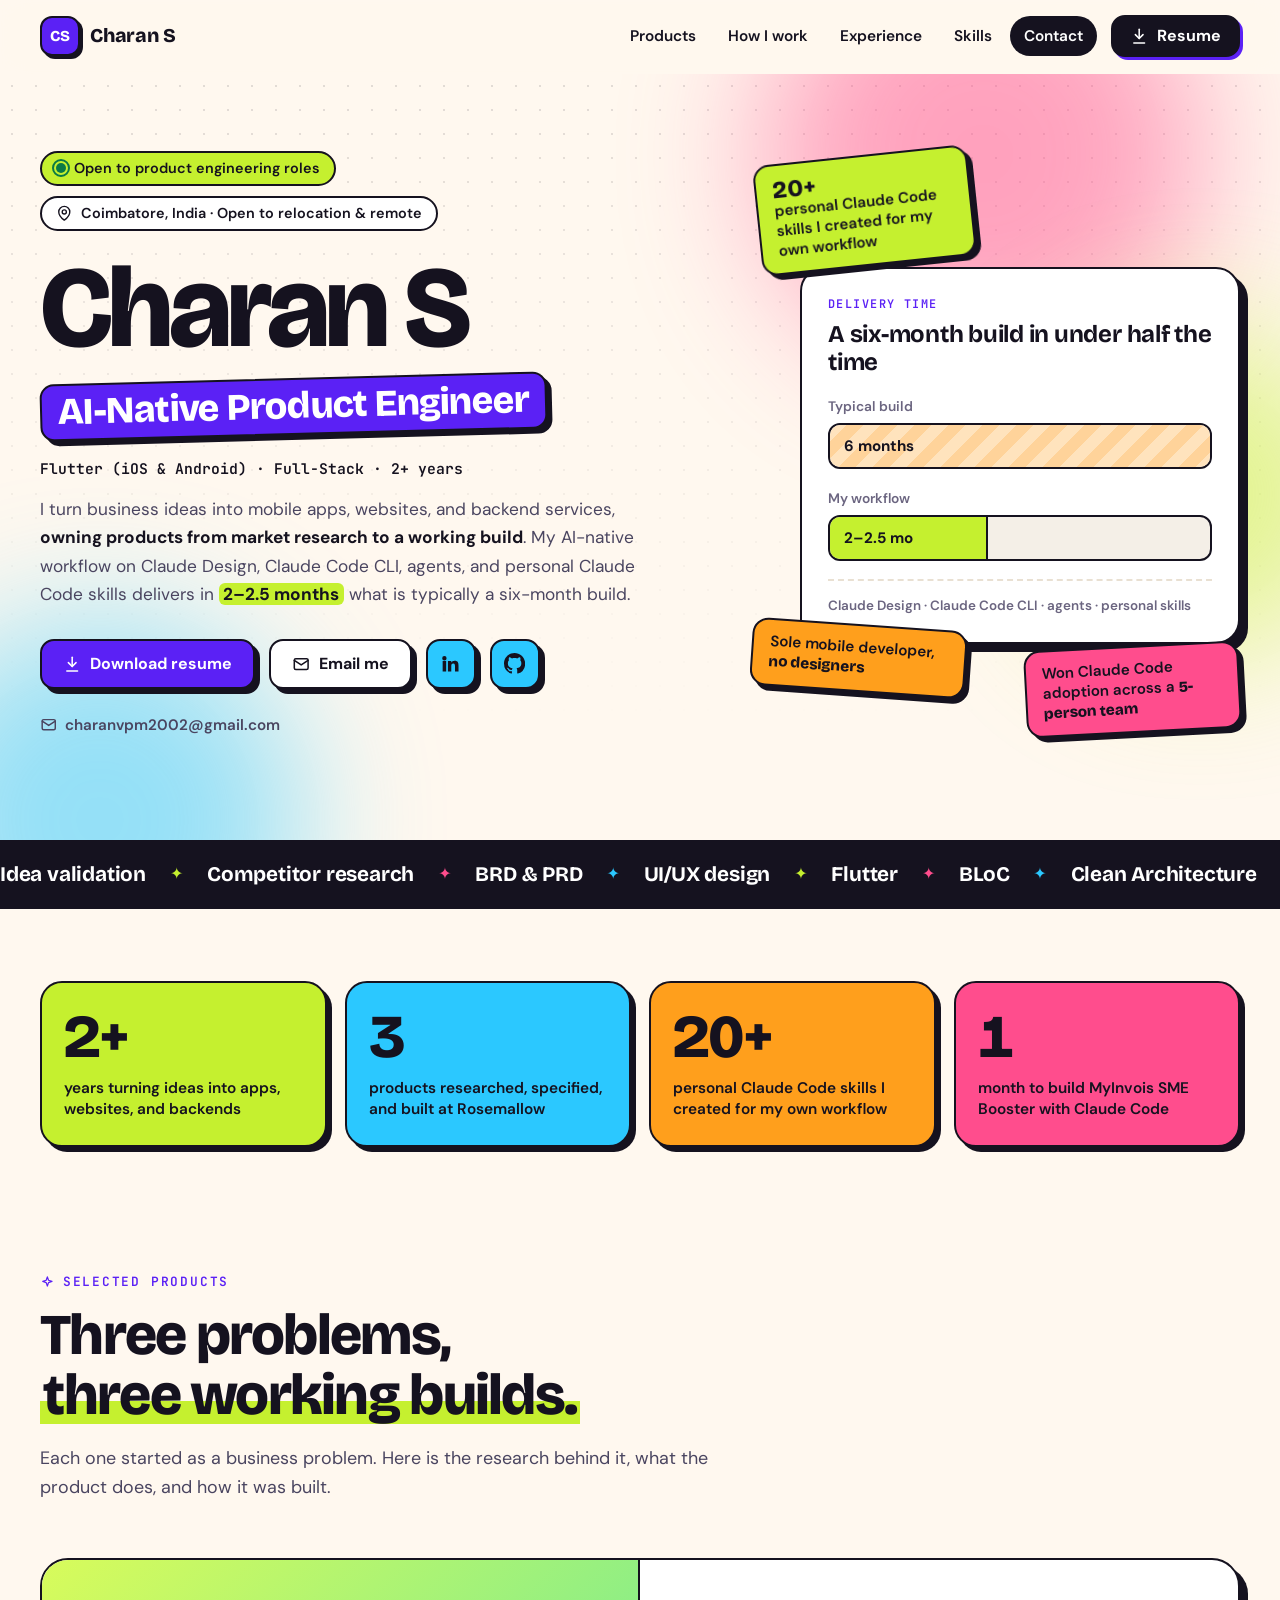
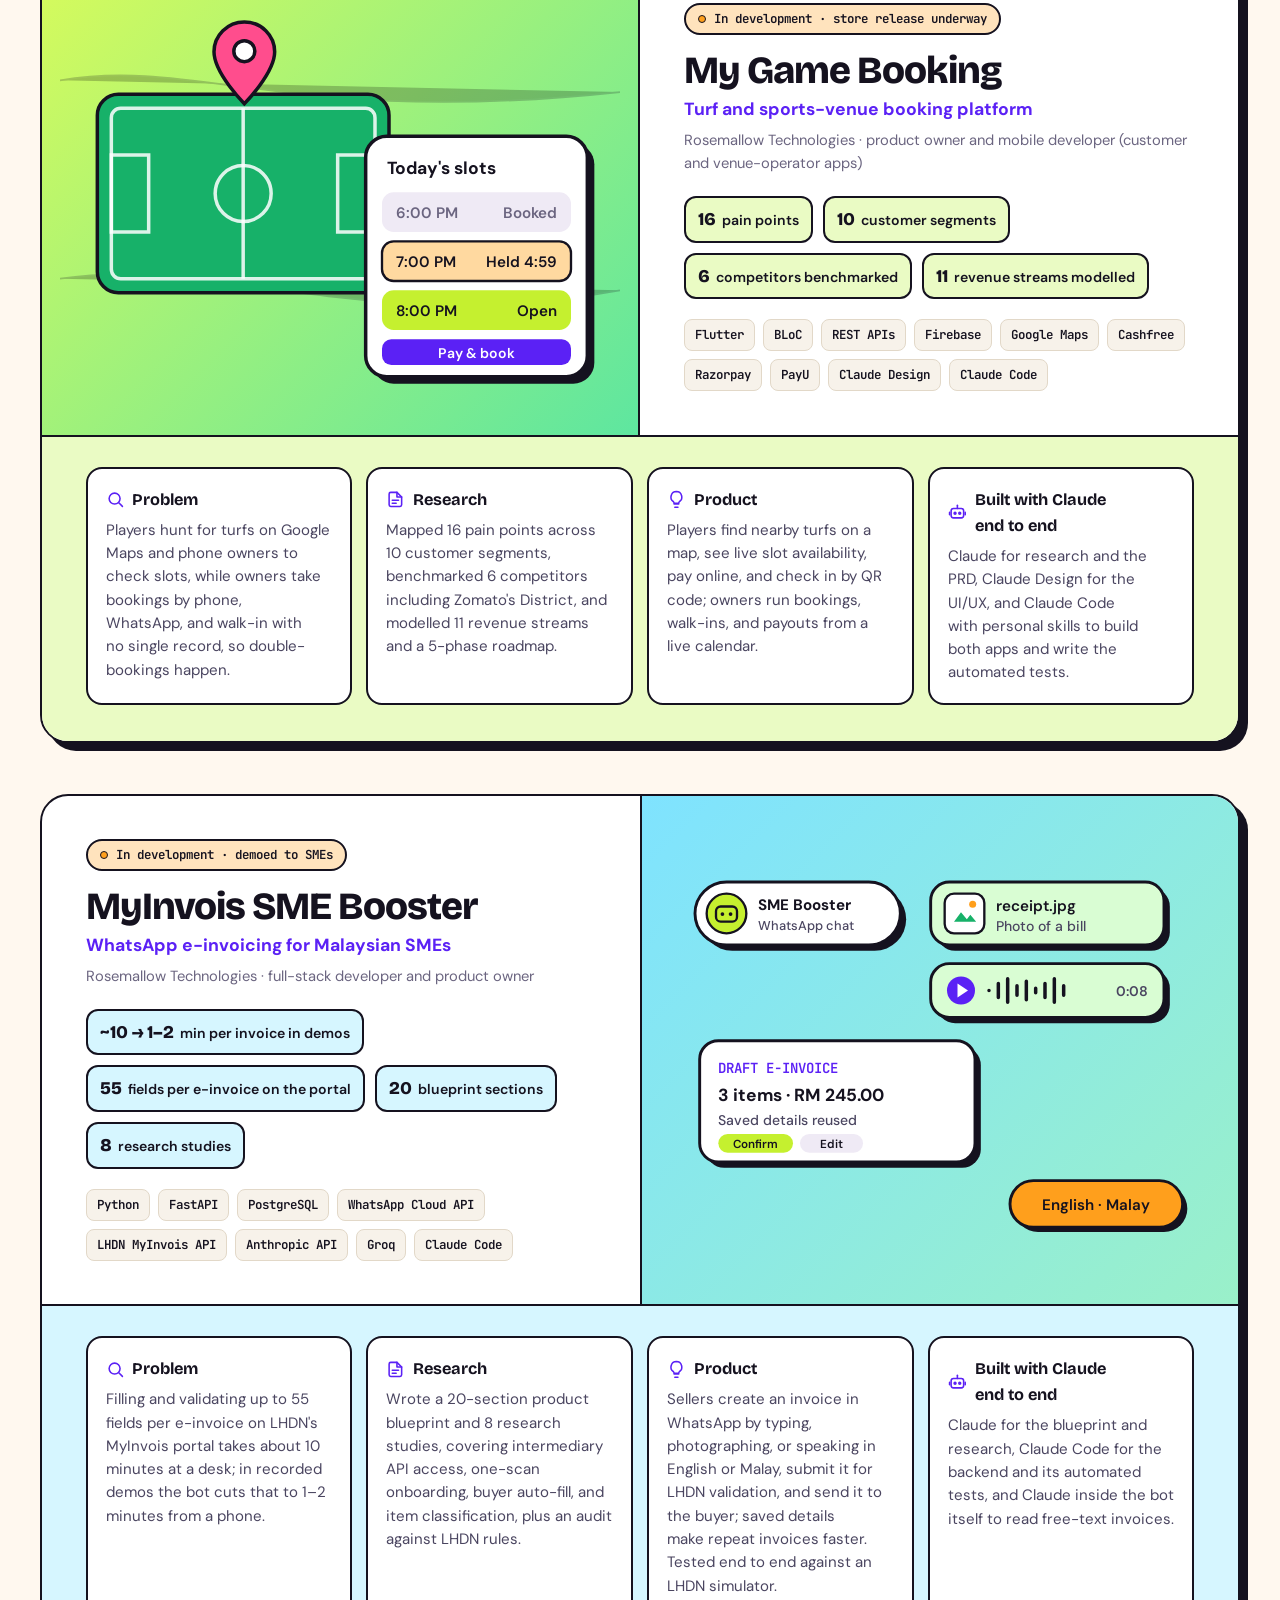
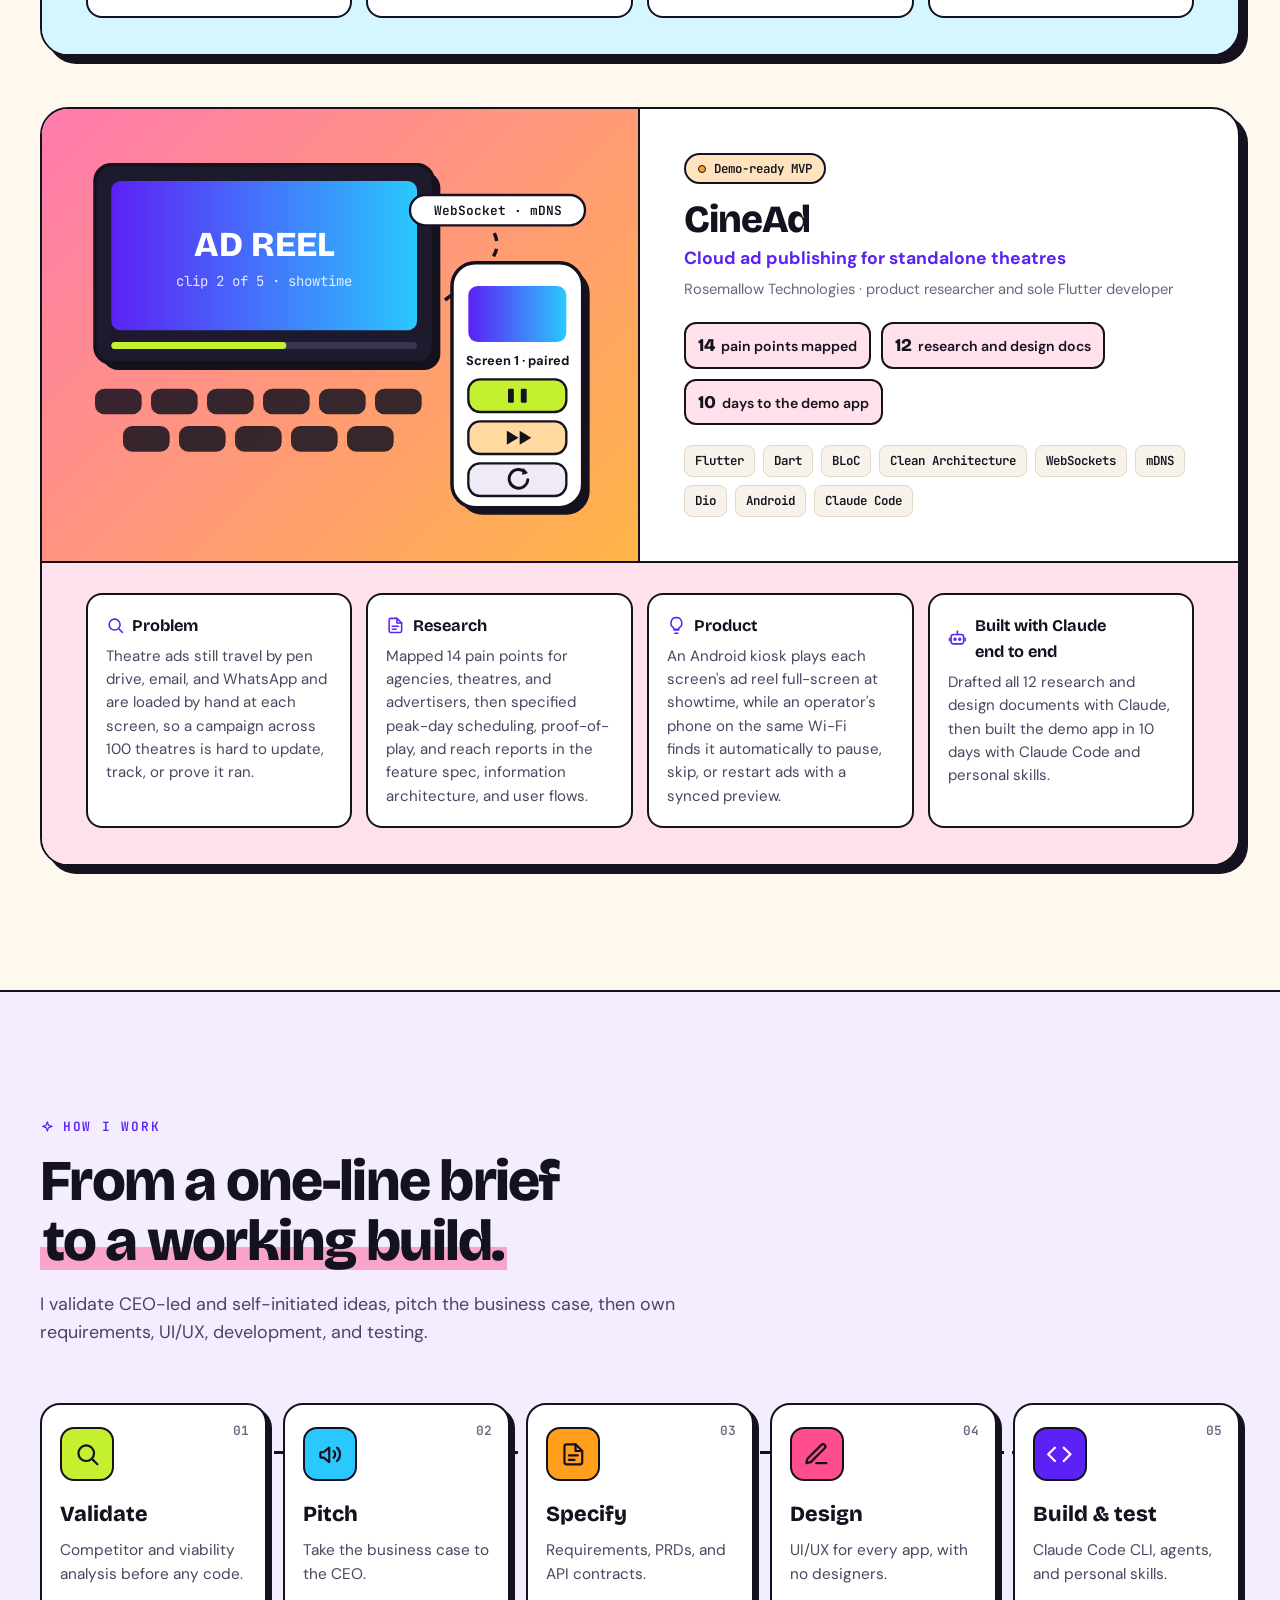
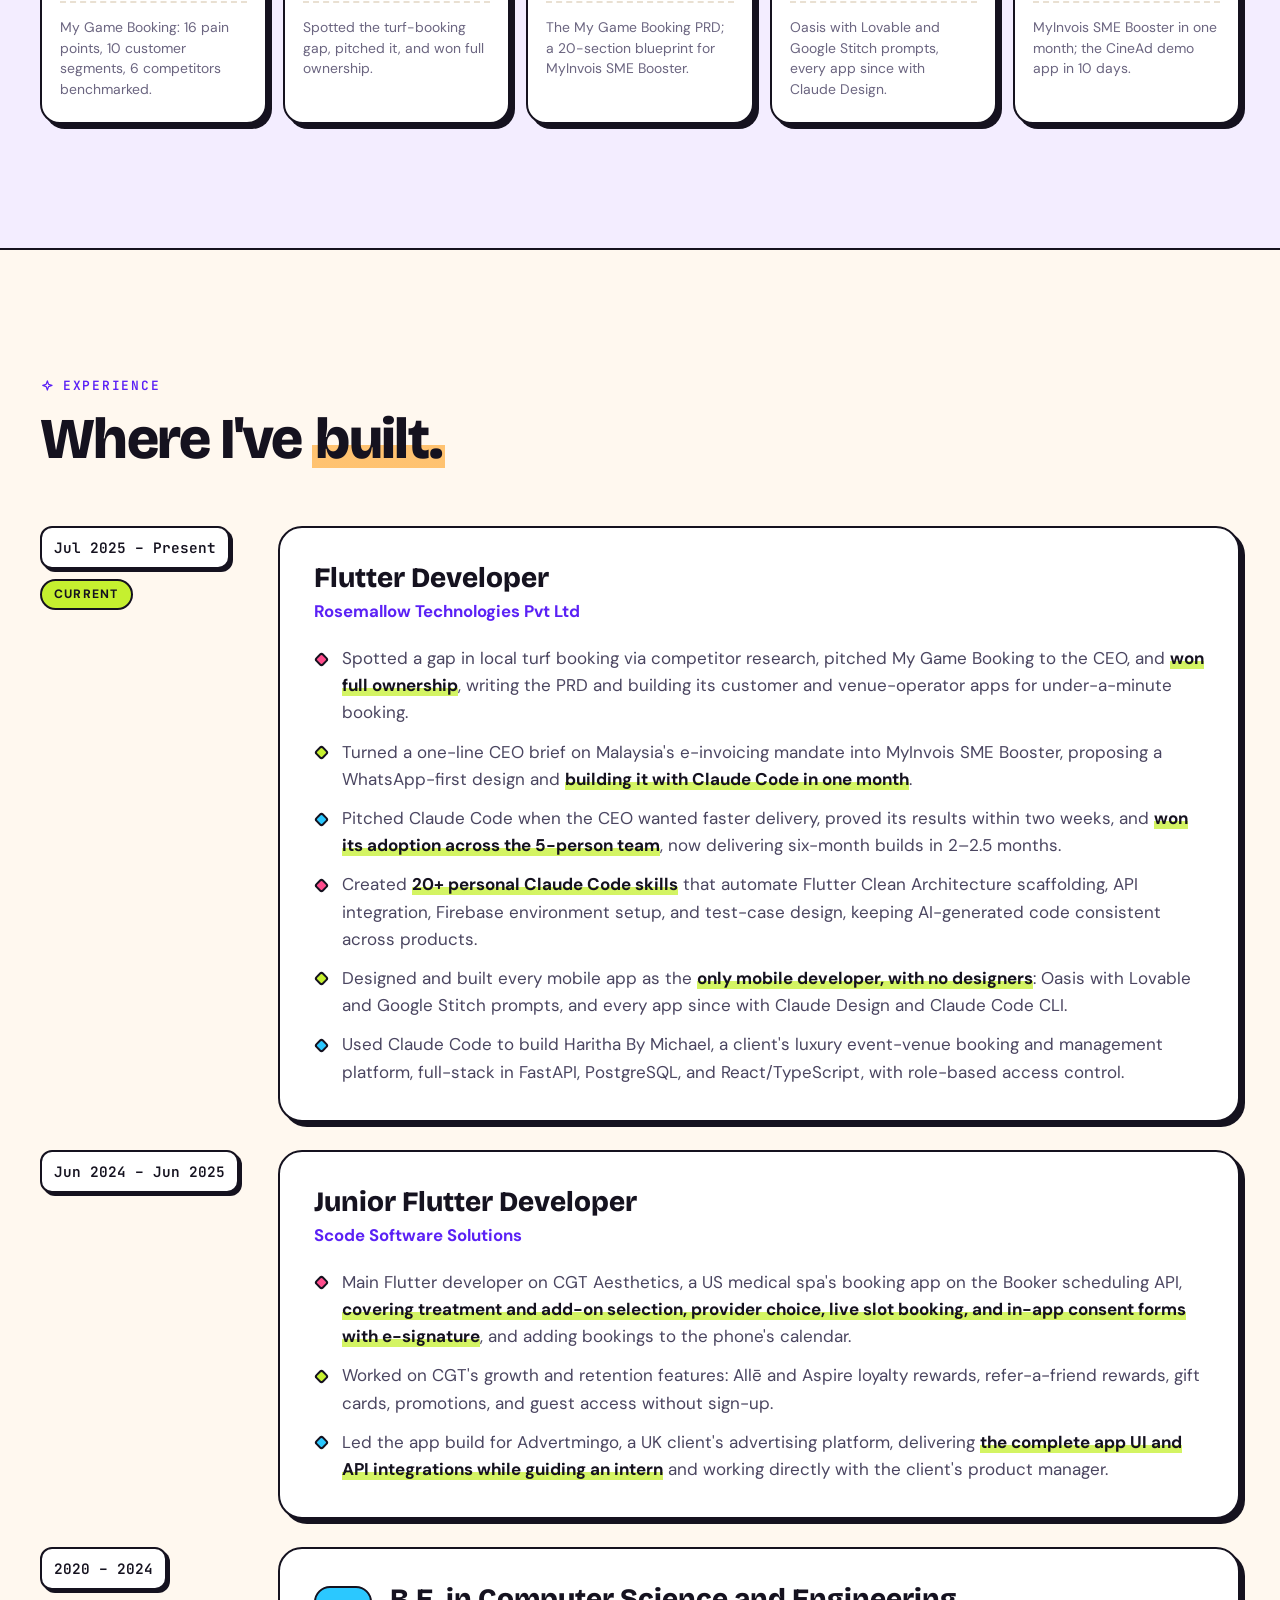
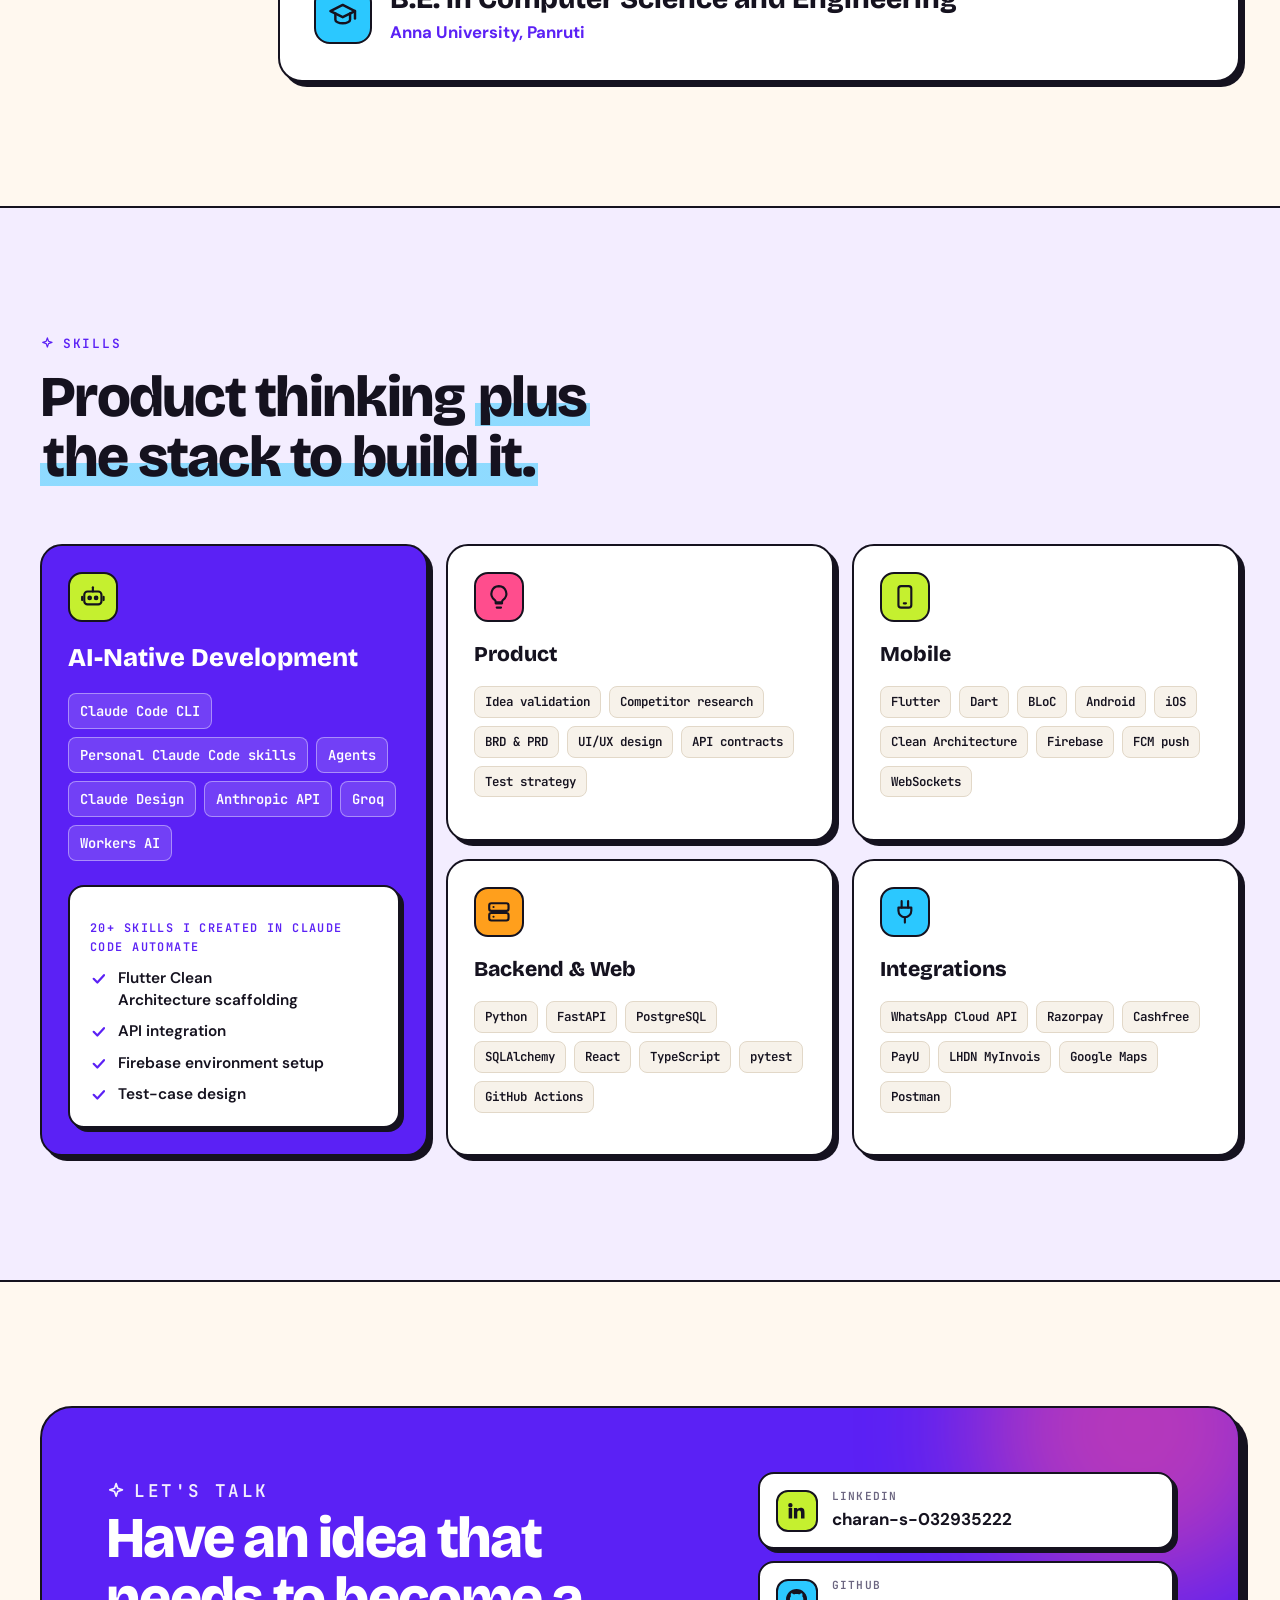
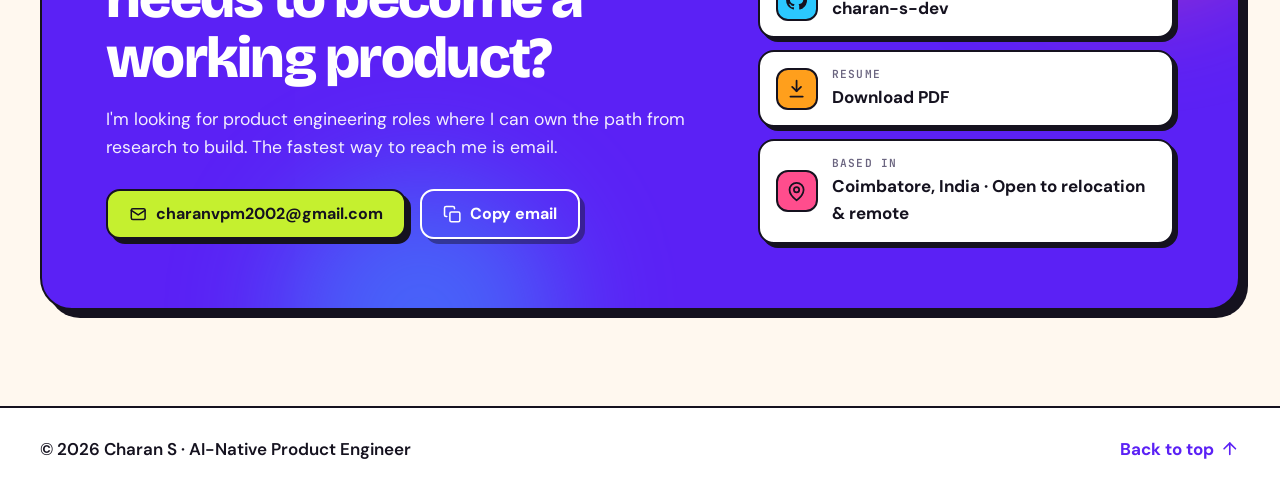
<file: product-engineer/index.html>
<!doctype html>
<html lang="en">
<head>
  <meta charset="utf-8">
  <meta name="viewport" content="width=device-width, initial-scale=1">
  <title>Charan S | AI-Native Product Engineer · Flutter &amp; Full-Stack</title>
  <meta name="description" content="Charan S is an AI-native product engineer based in Coimbatore who turns business ideas into Flutter apps, websites, and backend services, owning products from market research to a working build.">
  <meta name="author" content="Charan S">
  <meta name="theme-color" content="#5B21F5">
  <meta property="og:type" content="profile">
  <meta property="og:title" content="Charan S | AI-Native Product Engineer">
  <meta property="og:description" content="From business idea to working build: market research, PRDs, UI/UX, Flutter apps, and backends, delivered in 2–2.5 months instead of six.">
  <meta property="og:url" content="https://charan-s-dev.github.io/product-engineer/">
  <meta property="og:image" content="https://charan-s-dev.github.io/product-engineer/assets/og-image.png">
  <meta property="og:image:width" content="1200">
  <meta property="og:image:height" content="630">
  <meta name="twitter:card" content="summary_large_image">
  <link rel="canonical" href="https://charan-s-dev.github.io/product-engineer/">
  <meta name="robots" content="noindex">
  <link rel="icon" href="assets/favicon.svg" type="image/svg+xml">
  <link rel="preconnect" href="https://fonts.googleapis.com">
  <link rel="preconnect" href="https://fonts.gstatic.com" crossorigin>
  <link rel="stylesheet" href="https://fonts.googleapis.com/css2?family=Bricolage+Grotesque:opsz,wght@12..96,500;12..96,700;12..96,800&family=DM+Sans:ital,opsz,wght@0,9..40,400;0,9..40,500;0,9..40,600;0,9..40,700;1,9..40,400&family=JetBrains+Mono:wght@500;600&display=swap">
  <link rel="stylesheet" href="assets/css/style.css">
  <script type="application/ld+json">
  {
    "@context": "https://schema.org",
    "@type": "Person",
    "name": "Charan S",
    "jobTitle": "AI-Native Product Engineer",
    "email": "mailto:charanvpm2002@gmail.com",
    "address": { "@type": "PostalAddress", "addressLocality": "Coimbatore", "addressCountry": "IN" },
    "alumniOf": "Anna University",
    "url": "https://charan-s-dev.github.io/product-engineer/",
    "sameAs": ["https://www.linkedin.com/in/charan-s-032935222/", "https://github.com/charan-s-dev"],
    "knowsAbout": ["Flutter", "Dart", "BLoC", "FastAPI", "PostgreSQL", "React", "TypeScript", "Claude Code", "Product research", "PRD writing"]
  }
  </script>
</head>
<body>
  <svg class="sprite" aria-hidden="true" focusable="false">
    <symbol id="i-download" viewBox="0 0 24 24"><path d="M12 3v12"/><path d="m7 10 5 5 5-5"/><path d="M5 21h14"/></symbol>
    <symbol id="i-mail" viewBox="0 0 24 24"><rect x="3" y="5" width="18" height="14" rx="2"/><path d="m3 7 9 6 9-6"/></symbol>
    <symbol id="i-phone" viewBox="0 0 24 24"><path d="M22 16.92v3a2 2 0 0 1-2.18 2 19.8 19.8 0 0 1-8.63-3.07 19.5 19.5 0 0 1-6-6A19.8 19.8 0 0 1 2.12 4.18 2 2 0 0 1 4.11 2h3a2 2 0 0 1 2 1.72c.13.96.36 1.9.7 2.81a2 2 0 0 1-.45 2.11L8.09 9.91a16 16 0 0 0 6 6l1.27-1.27a2 2 0 0 1 2.11-.45c.91.34 1.85.57 2.81.7A2 2 0 0 1 22 16.92z"/></symbol>
    <symbol id="i-linkedin" viewBox="0 0 24 24"><path fill="currentColor" stroke="none" d="M4.98 3.5a2.5 2.5 0 1 1 0 5 2.5 2.5 0 0 1 0-5zM3 9h4v12H3zM9 9h3.8v1.7h.05c.53-1 1.83-2.05 3.77-2.05C20.6 8.65 21 11.2 21 14.5V21h-4v-5.8c0-1.4-.03-3.2-1.95-3.2-1.95 0-2.25 1.5-2.25 3.1V21H9z"/></symbol>
    <symbol id="i-github" viewBox="0 0 16 16"><path fill="currentColor" stroke="none" d="M8 0c4.42 0 8 3.58 8 8a8.013 8.013 0 0 1-5.45 7.59c-.4.08-.55-.17-.55-.38 0-.27.01-1.13.01-2.2 0-.75-.25-1.23-.54-1.48 1.78-.2 3.65-.88 3.65-3.95 0-.88-.31-1.59-.82-2.15.08-.2.36-1.02-.08-2.12 0 0-.67-.22-2.2.82-.64-.18-1.32-.27-2-.27-.68 0-1.36.09-2 .27-1.53-1.03-2.2-.82-2.2-.82-.44 1.1-.16 1.92-.08 2.12-.51.56-.82 1.28-.82 2.15 0 3.06 1.86 3.75 3.64 3.95-.23.2-.44.55-.51 1.07-.46.21-1.61.55-2.33-.66-.15-.24-.6-.83-1.23-.82-.67.01-.27.38.01.53.34.19.73.9.82 1.13.16.45.68 1.31 2.69.94 0 .67.01 1.3.01 1.49 0 .21-.15.45-.55.38A7.995 7.995 0 0 1 0 8c0-4.42 3.58-8 8-8Z"/></symbol>
    <symbol id="i-pin" viewBox="0 0 24 24"><path d="M20 10c0 6-8 12-8 12s-8-6-8-12a8 8 0 0 1 16 0z"/><circle cx="12" cy="10" r="3"/></symbol>
    <symbol id="i-copy" viewBox="0 0 24 24"><rect x="9" y="9" width="13" height="13" rx="2"/><path d="M5 15H4a2 2 0 0 1-2-2V4a2 2 0 0 1 2-2h9a2 2 0 0 1 2 2v1"/></symbol>
    <symbol id="i-up" viewBox="0 0 24 24"><path d="M12 19V5"/><path d="m5 12 7-7 7 7"/></symbol>
    <symbol id="i-menu" viewBox="0 0 24 24"><path d="M4 7h16M4 12h16M4 17h16"/></symbol>
    <symbol id="i-close" viewBox="0 0 24 24"><path d="M6 6l12 12M18 6 6 18"/></symbol>
    <symbol id="i-search" viewBox="0 0 24 24"><circle cx="11" cy="11" r="7"/><path d="m21 21-4.3-4.3"/></symbol>
    <symbol id="i-pitch" viewBox="0 0 24 24"><path d="M3 11v3a1 1 0 0 0 1 1h2l5 4V6L6 10H4a1 1 0 0 0-1 1z"/><path d="M15 9a4 4 0 0 1 0 6"/><path d="M18 6a8 8 0 0 1 0 12"/></symbol>
    <symbol id="i-doc" viewBox="0 0 24 24"><path d="M14 3H6a2 2 0 0 0-2 2v14a2 2 0 0 0 2 2h12a2 2 0 0 0 2-2V9z"/><path d="M14 3v6h6"/><path d="M8 13h8M8 17h5"/></symbol>
    <symbol id="i-pen" viewBox="0 0 24 24"><path d="M12 20h9"/><path d="M16.5 3.5a2.1 2.1 0 0 1 3 3L7 19l-4 1 1-4z"/></symbol>
    <symbol id="i-code" viewBox="0 0 24 24"><path d="m16 18 6-6-6-6"/><path d="m8 6-6 6 6 6"/></symbol>
    <symbol id="i-phone-app" viewBox="0 0 24 24"><rect x="6" y="2" width="12" height="20" rx="2.5"/><path d="M11 18h2"/></symbol>
    <symbol id="i-server" viewBox="0 0 24 24"><rect x="3" y="4" width="18" height="7" rx="2"/><rect x="3" y="13" width="18" height="7" rx="2"/><path d="M7 7.5h.01M7 16.5h.01"/></symbol>
    <symbol id="i-plug" viewBox="0 0 24 24"><path d="M9 2v6M15 2v6"/><path d="M6 8h12v3a6 6 0 0 1-12 0z"/><path d="M12 17v5"/></symbol>
    <symbol id="i-bot" viewBox="0 0 24 24"><rect x="4" y="7" width="16" height="12" rx="3"/><path d="M12 3v4"/><circle cx="9" cy="13" r="1.2"/><circle cx="15" cy="13" r="1.2"/><path d="M2 12v3M22 12v3"/></symbol>
    <symbol id="i-bulb" viewBox="0 0 24 24"><path d="M9 18h6M10 22h4"/><path d="M12 2a7 7 0 0 0-4 12.7c.6.5 1 1.2 1 2V17h6v-.3c0-.8.4-1.5 1-2A7 7 0 0 0 12 2z"/></symbol>
    <symbol id="i-cap" viewBox="0 0 24 24"><path d="m2 9 10-5 10 5-10 5z"/><path d="M6 11v5c0 1.7 2.7 3 6 3s6-1.3 6-3v-5"/><path d="M22 9v6"/></symbol>
    <symbol id="i-check" viewBox="0 0 24 24"><path d="m5 12 5 5 9-10"/></symbol>
    <symbol id="i-spark" viewBox="0 0 24 24"><path d="M12 3l1.9 5.6 5.6 1.9-5.6 1.9L12 18l-1.9-5.6-5.6-1.9 5.6-1.9z"/></symbol>
  </svg>

  <a class="skip-link" href="#main">Skip to content</a>
  <div class="progress" data-progress aria-hidden="true"></div>

  <header class="site-header" data-header>
    <div class="container nav-wrap">
      <a class="brand" href="#top" aria-label="Charan S, back to top">
        <span class="brand-mark" aria-hidden="true">CS</span>
        <span class="brand-name">Charan S</span>
      </a>
      <nav class="nav" data-nav aria-label="Primary">
        <a href="#work">Products</a>
        <a href="#process">How I work</a>
        <a href="#experience">Experience</a>
        <a href="#skills">Skills</a>
        <a href="#contact">Contact</a>
        <a class="btn btn-ink nav-cta" href="Charan_S_Resume.pdf" download>
          <svg class="icon"><use href="#i-download"/></svg> Resume
        </a>
      </nav>
      <button class="nav-toggle" type="button" data-nav-toggle aria-expanded="false" aria-label="Open menu">
        <svg class="icon icon-open"><use href="#i-menu"/></svg>
        <svg class="icon icon-close"><use href="#i-close"/></svg>
      </button>
    </div>
  </header>

  <main id="main">
    <!-- ============ HERO ============ -->
    <section class="hero" id="top">
      <div class="hero-bg" aria-hidden="true">
        <span class="blob blob-1"></span><span class="blob blob-2"></span><span class="blob blob-3"></span>
      </div>
      <div class="container hero-grid">
        <div class="hero-copy">
          <div class="hero-chips reveal">
            <span class="chip chip-live"><span class="pulse" aria-hidden="true"></span> Open to product engineering roles</span>
            <span class="chip"><svg class="icon"><use href="#i-pin"/></svg> Coimbatore, India · Open to relocation &amp; remote</span>
          </div>
          <h1 class="hero-title reveal">
            <span class="hero-name">Charan S</span>
            <span class="hero-role">AI-Native Product Engineer</span>
          </h1>
          <p class="hero-stack reveal">Flutter (iOS &amp; Android) <span aria-hidden="true">·</span> Full-Stack <span aria-hidden="true">·</span> 2+ years</p>
          <p class="hero-lede reveal">
            I turn business ideas into mobile apps, websites, and backend services, <strong>owning products from market research to a working build</strong>. My AI-native workflow on Claude Design, Claude Code CLI, agents, and personal Claude Code skills delivers in <span class="hl">2–2.5 months</span> what is typically a six-month build.
          </p>
          <div class="hero-ctas reveal">
            <a class="btn btn-primary" href="Charan_S_Resume.pdf" download>
              <svg class="icon"><use href="#i-download"/></svg> Download resume
            </a>
            <a class="btn btn-light" href="mailto:charanvpm2002@gmail.com?subject=Opportunity%20for%20Charan%20S">
              <svg class="icon"><use href="#i-mail"/></svg> Email me
            </a>
            <a class="btn btn-icon" href="https://www.linkedin.com/in/charan-s-032935222/" target="_blank" rel="noopener" aria-label="LinkedIn profile (opens in a new tab)">
              <svg class="icon"><use href="#i-linkedin"/></svg>
            </a>
            <a class="btn btn-icon" href="https://github.com/charan-s-dev" target="_blank" rel="noopener" aria-label="GitHub profile (opens in a new tab)">
              <svg class="icon"><use href="#i-github"/></svg>
            </a>
          </div>
          <p class="hero-contact reveal">
            <a href="mailto:charanvpm2002@gmail.com"><svg class="icon"><use href="#i-mail"/></svg> charanvpm2002@gmail.com</a>
          </p>
        </div>

        <div class="hero-art reveal" aria-label="Highlights">
          <div class="sticker sticker-lime"><b>20+</b> personal Claude Code skills I created for my own workflow</div>
          <figure class="speed-card" data-spotlight>
            <figcaption>
              <span class="mono-label">Delivery time</span>
              <strong>A six-month build in under half the time</strong>
            </figcaption>
            <div class="speed-row">
              <span class="speed-label">Typical build</span>
              <span class="speed-bar speed-bar-slow"><span>6 months</span></span>
            </div>
            <div class="speed-row">
              <span class="speed-label">My workflow</span>
              <span class="speed-bar speed-bar-fast"><span>2–2.5 mo</span></span>
            </div>
            <p class="speed-foot">Claude Design · Claude Code CLI · agents · personal skills</p>
          </figure>
          <div class="sticker-row">
            <div class="sticker sticker-orange">Sole mobile developer, <b>no designers</b></div>
            <div class="sticker sticker-pink">Won Claude Code adoption across a <b>5-person team</b></div>
          </div>
        </div>
      </div>
    </section>

    <!-- ============ MARQUEE ============ -->
    <div class="marquee" aria-label="Core skills">
      <div class="marquee-track">
        <ul class="marquee-list">
          <li>Idea validation</li><li>Competitor research</li><li>BRD &amp; PRD</li><li>UI/UX design</li><li>Flutter</li><li>BLoC</li><li>Clean Architecture</li><li>FastAPI</li><li>PostgreSQL</li><li>React</li><li>TypeScript</li><li>WhatsApp Cloud API</li><li>Razorpay</li><li>Cashfree</li><li>PayU</li><li>Claude Code</li><li>Claude Design</li><li>Anthropic API</li>
        </ul>
        <ul class="marquee-list" aria-hidden="true">
          <li>Idea validation</li><li>Competitor research</li><li>BRD &amp; PRD</li><li>UI/UX design</li><li>Flutter</li><li>BLoC</li><li>Clean Architecture</li><li>FastAPI</li><li>PostgreSQL</li><li>React</li><li>TypeScript</li><li>WhatsApp Cloud API</li><li>Razorpay</li><li>Cashfree</li><li>PayU</li><li>Claude Code</li><li>Claude Design</li><li>Anthropic API</li>
        </ul>
      </div>
    </div>

    <!-- ============ STATS ============ -->
    <section class="stats" aria-label="At a glance">
      <div class="container stats-grid">
        <div class="stat reveal"><span class="stat-num"><span data-count="2">2</span>+</span><span class="stat-label">years turning ideas into apps, websites, and backends</span></div>
        <div class="stat reveal"><span class="stat-num" data-count="3">3</span><span class="stat-label">products researched, specified, and built at Rosemallow</span></div>
        <div class="stat reveal"><span class="stat-num"><span data-count="20">20</span>+</span><span class="stat-label">personal Claude Code skills I created for my own workflow</span></div>
        <div class="stat reveal"><span class="stat-num" data-count="1">1</span><span class="stat-label">month to build MyInvois SME Booster with Claude Code</span></div>
      </div>
    </section>

    <!-- ============ PRODUCTS ============ -->
    <section class="section" id="work">
      <div class="container">
        <header class="section-head reveal">
          <p class="kicker"><svg class="icon"><use href="#i-spark"/></svg> Selected products</p>
          <h2>Three problems, <span class="marker">three working builds.</span></h2>
          <p class="section-sub">Each one started as a business problem. Here is the research behind it, what the product does, and how it was built.</p>
        </header>

        <!-- My Game Booking -->
        <article class="case case-mgb reveal" data-spotlight>
          <div class="case-visual">
            <svg viewBox="0 0 480 360" role="img" aria-label="Illustration: a turf on a map with a slot list showing booked, held, and open times">
                            <g opacity=".22" stroke="#15121F" stroke-width="1.5">
                <path d="M0 80 C120 60 200 120 480 90"/><path d="M0 250 C140 230 260 300 480 260"/>
              </g>
              <g transform="translate(32 92)">
                <rect width="250" height="170" rx="18" fill="#17B169" stroke="#15121F" stroke-width="3"/>
                <g fill="none" stroke="#fff" stroke-opacity=".85" stroke-width="3">
                  <rect x="12" y="12" width="226" height="146" rx="8"/>
                  <line x1="125" y1="12" x2="125" y2="158"/>
                  <circle cx="125" cy="85" r="24"/>
                  <rect x="12" y="52" width="32" height="66"/>
                  <rect x="206" y="52" width="32" height="66"/>
                </g>
              </g>
              <g transform="translate(132 30)">
                <path d="M26 0C11.6 0 0 11.4 0 25.6 0 44 26 70 26 70s26-26 26-44.4C52 11.4 40.4 0 26 0z" fill="#FF4D8D" stroke="#15121F" stroke-width="3"/>
                <circle cx="26" cy="25" r="9" fill="#fff" stroke="#15121F" stroke-width="3"/>
              </g>
              <g transform="translate(262 128)" font-family="DM Sans, Arial, sans-serif">
                <rect x="6" y="6" width="190" height="206" rx="18" fill="#15121F"/>
                <rect width="190" height="206" rx="18" fill="#fff" stroke="#15121F" stroke-width="3"/>
                <text x="18" y="32" font-size="15" font-weight="700" fill="#15121F">Today's slots</text>
                <g font-size="13" font-weight="600">
                  <rect x="14" y="48" width="162" height="34" rx="10" fill="#EFEAF5"/>
                  <text x="26" y="70" fill="#6B6580">6:00 PM</text><text x="164" y="70" fill="#6B6580" text-anchor="end">Booked</text>
                  <rect x="14" y="90" width="162" height="34" rx="10" fill="#FFD9A0" stroke="#15121F" stroke-width="2"/>
                  <text x="26" y="112" fill="#15121F">7:00 PM</text><text x="164" y="112" fill="#15121F" text-anchor="end">Held 4:59</text>
                  <rect x="14" y="132" width="162" height="34" rx="10" fill="#C5F02F"/>
                  <text x="26" y="154" fill="#15121F">8:00 PM</text><text x="164" y="154" fill="#15121F" text-anchor="end">Open</text>
                  <rect x="14" y="174" width="162" height="22" rx="8" fill="#5B21F5"/>
                  <text x="95" y="190" fill="#fff" text-anchor="middle" font-size="12">Pay &amp; book</text>
                </g>
              </g>
            </svg>
          </div>
          <div class="case-body">
            <div class="case-top">
              <span class="status">In development · store release underway</span>
            </div>
            <h3>My Game Booking</h3>
            <p class="case-tagline">Turf and sports-venue booking platform</p>
            <p class="case-role">Rosemallow Technologies · product owner and mobile developer (customer and venue-operator apps)</p>
            <ul class="case-numbers" aria-label="Research in numbers">
              <li><b>16</b> pain points</li>
              <li><b>10</b> customer segments</li>
              <li><b>6</b> competitors benchmarked</li>
              <li><b>11</b> revenue streams modelled</li>
            </ul>
            <ul class="tags" aria-label="Tech stack">
              <li>Flutter</li><li>BLoC</li><li>REST APIs</li><li>Firebase</li><li>Google Maps</li><li>Cashfree</li><li>Razorpay</li><li>PayU</li><li>Claude Design</li><li>Claude Code</li>
            </ul>
          </div>
          <div class="case-grid">
            <div class="case-cell"><h4><svg class="icon"><use href="#i-search"/></svg> Problem</h4><p>Players hunt for turfs on Google Maps and phone owners to check slots, while owners take bookings by phone, WhatsApp, and walk-in with no single record, so double-bookings happen.</p></div>
            <div class="case-cell"><h4><svg class="icon"><use href="#i-doc"/></svg> Research</h4><p>Mapped 16 pain points across 10 customer segments, benchmarked 6 competitors including Zomato's District, and modelled 11 revenue streams and a 5-phase roadmap.</p></div>
            <div class="case-cell"><h4><svg class="icon"><use href="#i-bulb"/></svg> Product</h4><p>Players find nearby turfs on a map, see live slot availability, pay online, and check in by QR code; owners run bookings, walk-ins, and payouts from a live calendar.</p></div>
            <div class="case-cell"><h4><svg class="icon"><use href="#i-bot"/></svg> Built with Claude end to end</h4><p>Claude for research and the PRD, Claude Design for the UI/UX, and Claude Code with personal skills to build both apps and write the automated tests.</p></div>
          </div>
        </article>

        <!-- MyInvois SME Booster -->
        <article class="case case-inv case-flip reveal" data-spotlight>
          <div class="case-visual">
            <svg viewBox="0 0 480 360" role="img" aria-label="Illustration: a WhatsApp chat where a receipt photo and a voice note become a draft invoice">
              <g font-family="DM Sans, Arial, sans-serif" font-size="13" font-weight="600">
                <g transform="translate(30 36)">
                  <rect x="5" y="5" width="176" height="54" rx="27" fill="#15121F"/>
                  <rect width="176" height="54" rx="27" fill="#fff" stroke="#15121F" stroke-width="2.5"/>
                  <circle cx="27" cy="27" r="17" fill="#C5F02F" stroke="#15121F" stroke-width="2"/>
                  <rect x="18" y="21" width="18" height="13" rx="4" fill="none" stroke="#15121F" stroke-width="2"/>
                  <circle cx="23.5" cy="27.5" r="1.6" fill="#15121F"/><circle cx="30.5" cy="27.5" r="1.6" fill="#15121F"/>
                  <text x="54" y="24" fill="#15121F" font-size="13" font-weight="700">SME Booster</text>
                  <text x="54" y="41" fill="#4A4560" font-size="11" font-weight="500">WhatsApp chat</text>
                </g>
                <g transform="translate(232 36)">
                  <rect x="5" y="5" width="200" height="54" rx="16" fill="#15121F"/>
                  <rect width="200" height="54" rx="16" fill="#D9FDD3" stroke="#15121F" stroke-width="2.5"/>
                  <rect x="12" y="10" width="34" height="34" rx="8" fill="#fff" stroke="#15121F" stroke-width="2"/>
                  <path d="M20 34l6-8 5 6 3-4 5 6z" fill="#17B169"/><circle cx="36" cy="19" r="3" fill="#FF9F1C"/>
                  <text x="56" y="25" fill="#15121F">receipt.jpg</text>
                  <text x="56" y="42" fill="#4A4560" font-weight="500" font-size="12">Photo of a bill</text>
                </g>
                <g transform="translate(232 106)">
                  <rect x="5" y="5" width="200" height="46" rx="16" fill="#15121F"/>
                  <rect width="200" height="46" rx="16" fill="#D9FDD3" stroke="#15121F" stroke-width="2.5"/>
                  <circle cx="26" cy="23" r="12" fill="#5B21F5"/><path d="M23 17v12l9-6z" fill="#fff"/>
                  <g stroke="#15121F" stroke-width="3" stroke-linecap="round">
                    <path d="M50 23v0M58 17v12M66 13v20M74 19v8M82 15v16M90 21v4M98 17v12M106 13v20M114 19v8"/>
                  </g>
                  <text x="186" y="28" fill="#4A4560" text-anchor="end" font-size="12">0:08</text>
                </g>
                <g transform="translate(34 172)">
                  <rect x="5" y="5" width="236" height="104" rx="16" fill="#15121F"/>
                  <rect width="236" height="104" rx="16" fill="#fff" stroke="#15121F" stroke-width="2.5"/>
                  <text x="16" y="28" fill="#5B21F5" font-size="12" font-family="JetBrains Mono, monospace">DRAFT E-INVOICE</text>
                  <text x="16" y="52" fill="#15121F" font-size="15" font-weight="700">3 items · RM 245.00</text>
                  <text x="16" y="72" fill="#4A4560" font-weight="500" font-size="12">Saved details reused</text>
                  <rect x="16" y="80" width="64" height="16" rx="8" fill="#C5F02F"/><text x="48" y="92" fill="#15121F" font-size="10" text-anchor="middle">Confirm</text>
                  <rect x="86" y="80" width="54" height="16" rx="8" fill="#EFEAF5"/><text x="113" y="92" fill="#15121F" font-size="10" text-anchor="middle">Edit</text>
                </g>
                <g transform="translate(300 292)">
                  <rect x="4" y="4" width="148" height="40" rx="20" fill="#15121F"/>
                  <rect width="148" height="40" rx="20" fill="#FF9F1C" stroke="#15121F" stroke-width="2.5"/>
                  <text x="74" y="25" fill="#15121F" text-anchor="middle" font-size="13">English · Malay</text>
                </g>
              </g>
            </svg>
          </div>
          <div class="case-body">
            <div class="case-top">
              <span class="status">In development · demoed to SMEs</span>
            </div>
            <h3>MyInvois SME Booster</h3>
            <p class="case-tagline">WhatsApp e-invoicing for Malaysian SMEs</p>
            <p class="case-role">Rosemallow Technologies · full-stack developer and product owner</p>
            <ul class="case-numbers" aria-label="Project in numbers">
              <li><b>~10 → 1–2</b> min per invoice in demos</li>
              <li><b>55</b> fields per e-invoice on the portal</li>
              <li><b>20</b> blueprint sections</li>
              <li><b>8</b> research studies</li>
            </ul>
            <ul class="tags" aria-label="Tech stack">
              <li>Python</li><li>FastAPI</li><li>PostgreSQL</li><li>WhatsApp Cloud API</li><li>LHDN MyInvois API</li><li>Anthropic API</li><li>Groq</li><li>Claude Code</li>
            </ul>
          </div>
          <div class="case-grid">
            <div class="case-cell"><h4><svg class="icon"><use href="#i-search"/></svg> Problem</h4><p>Filling and validating up to 55 fields per e-invoice on LHDN's MyInvois portal takes about 10 minutes at a desk; in recorded demos the bot cuts that to 1–2 minutes from a phone.</p></div>
            <div class="case-cell"><h4><svg class="icon"><use href="#i-doc"/></svg> Research</h4><p>Wrote a 20-section product blueprint and 8 research studies, covering intermediary API access, one-scan onboarding, buyer auto-fill, and item classification, plus an audit against LHDN rules.</p></div>
            <div class="case-cell"><h4><svg class="icon"><use href="#i-bulb"/></svg> Product</h4><p>Sellers create an invoice in WhatsApp by typing, photographing, or speaking in English or Malay, submit it for LHDN validation, and send it to the buyer; saved details make repeat invoices faster. Tested end to end against an LHDN simulator.</p></div>
            <div class="case-cell"><h4><svg class="icon"><use href="#i-bot"/></svg> Built with Claude end to end</h4><p>Claude for the blueprint and research, Claude Code for the backend and its automated tests, and Claude inside the bot itself to read free-text invoices.</p></div>
          </div>
        </article>

        <!-- CineAd -->
        <article class="case case-cine reveal" data-spotlight>
          <div class="case-visual">
            <svg viewBox="0 0 480 360" role="img" aria-label="Illustration: a cinema screen playing an ad reel, controlled by a phone remote over the local Wi-Fi">
              <defs>
                                <linearGradient id="g-reel" x1="0" y1="0" x2="1" y2="0"><stop offset="0" stop-color="#5B21F5"/><stop offset="1" stop-color="#2BC8FF"/></linearGradient>
              </defs>
                            <g transform="translate(30 34)">
                <rect x="6" y="6" width="290" height="170" rx="14" fill="#15121F"/>
                <rect width="290" height="170" rx="14" fill="#1E1A2E" stroke="#15121F" stroke-width="3"/>
                <rect x="14" y="14" width="262" height="128" rx="8" fill="url(#g-reel)"/>
                <text x="145" y="78" fill="#fff" font-family="Bricolage Grotesque, Arial, sans-serif" font-size="30" font-weight="800" text-anchor="middle">AD REEL</text>
                <text x="145" y="104" fill="#fff" fill-opacity=".85" font-family="JetBrains Mono, monospace" font-size="12" text-anchor="middle">clip 2 of 5 · showtime</text>
                <rect x="14" y="152" width="262" height="6" rx="3" fill="#3A3450"/>
                <rect x="14" y="152" width="150" height="6" rx="3" fill="#C5F02F"/>
              </g>
              <g fill="#15121F" opacity=".85" transform="translate(30 226)">
                <rect x="0" y="0" width="40" height="22" rx="8"/><rect x="48" y="0" width="40" height="22" rx="8"/><rect x="96" y="0" width="40" height="22" rx="8"/><rect x="144" y="0" width="40" height="22" rx="8"/><rect x="192" y="0" width="40" height="22" rx="8"/><rect x="240" y="0" width="40" height="22" rx="8"/>
                <rect x="24" y="32" width="40" height="22" rx="8"/><rect x="72" y="32" width="40" height="22" rx="8"/><rect x="120" y="32" width="40" height="22" rx="8"/><rect x="168" y="32" width="40" height="22" rx="8"/><rect x="216" y="32" width="40" height="22" rx="8"/>
              </g>
              <path d="M330 150 C 370 120, 380 110, 372 92" fill="none" stroke="#15121F" stroke-width="3" stroke-dasharray="7 7"/>
              <g transform="translate(336 118)">
                <rect x="6" y="6" width="112" height="210" rx="20" fill="#15121F"/>
                <rect width="112" height="210" rx="20" fill="#fff" stroke="#15121F" stroke-width="3"/>
                <rect x="14" y="20" width="84" height="48" rx="8" fill="url(#g-reel)"/>
                <text x="56" y="88" fill="#15121F" font-family="DM Sans, Arial, sans-serif" font-size="11" font-weight="700" text-anchor="middle">Screen 1 · paired</text>
                <g transform="translate(14 100)">
                  <rect width="84" height="28" rx="10" fill="#C5F02F" stroke="#15121F" stroke-width="2"/>
                  <rect x="34" y="8" width="5" height="12" rx="1" fill="#15121F"/><rect x="45" y="8" width="5" height="12" rx="1" fill="#15121F"/>
                  <rect y="36" width="84" height="28" rx="10" fill="#FFD9A0" stroke="#15121F" stroke-width="2"/>
                  <path d="M33 44l10 6-10 6zM44 44l10 6-10 6z" fill="#15121F"/>
                  <rect y="72" width="84" height="28" rx="10" fill="#EFEAF5" stroke="#15121F" stroke-width="2"/>
                  <path d="M49 80a8 8 0 1 0 2 6" fill="none" stroke="#15121F" stroke-width="2.5" stroke-linecap="round"/><path d="M47 76l4 4-5 2z" fill="#15121F"/>
                </g>
              </g>
              <g transform="translate(300 60)" font-family="JetBrains Mono, monospace" font-size="11" font-weight="600">
                <rect width="150" height="26" rx="13" fill="#fff" stroke="#15121F" stroke-width="2"/>
                <text x="75" y="17" text-anchor="middle" fill="#15121F">WebSocket · mDNS</text>
              </g>
            </svg>
          </div>
          <div class="case-body">
            <div class="case-top">
              <span class="status">Demo-ready MVP</span>
            </div>
            <h3>CineAd</h3>
            <p class="case-tagline">Cloud ad publishing for standalone theatres</p>
            <p class="case-role">Rosemallow Technologies · product researcher and sole Flutter developer</p>
            <ul class="case-numbers" aria-label="Project in numbers">
              <li><b>14</b> pain points mapped</li>
              <li><b>12</b> research and design docs</li>
              <li><b>10</b> days to the demo app</li>
            </ul>
            <ul class="tags" aria-label="Tech stack">
              <li>Flutter</li><li>Dart</li><li>BLoC</li><li>Clean Architecture</li><li>WebSockets</li><li>mDNS</li><li>Dio</li><li>Android</li><li>Claude Code</li>
            </ul>
          </div>
          <div class="case-grid">
            <div class="case-cell"><h4><svg class="icon"><use href="#i-search"/></svg> Problem</h4><p>Theatre ads still travel by pen drive, email, and WhatsApp and are loaded by hand at each screen, so a campaign across 100 theatres is hard to update, track, or prove it ran.</p></div>
            <div class="case-cell"><h4><svg class="icon"><use href="#i-doc"/></svg> Research</h4><p>Mapped 14 pain points for agencies, theatres, and advertisers, then specified peak-day scheduling, proof-of-play, and reach reports in the feature spec, information architecture, and user flows.</p></div>
            <div class="case-cell"><h4><svg class="icon"><use href="#i-bulb"/></svg> Product</h4><p>An Android kiosk plays each screen's ad reel full-screen at showtime, while an operator's phone on the same Wi-Fi finds it automatically to pause, skip, or restart ads with a synced preview.</p></div>
            <div class="case-cell"><h4><svg class="icon"><use href="#i-bot"/></svg> Built with Claude end to end</h4><p>Drafted all 12 research and design documents with Claude, then built the demo app in 10 days with Claude Code and personal skills.</p></div>
          </div>
        </article>
      </div>
    </section>

    <!-- ============ PROCESS ============ -->
    <section class="section section-tint" id="process">
      <div class="container">
        <header class="section-head reveal">
          <p class="kicker"><svg class="icon"><use href="#i-spark"/></svg> How I work</p>
          <h2>From a one-line brief <span class="marker marker-pink">to a working build.</span></h2>
          <p class="section-sub">I validate CEO-led and self-initiated ideas, pitch the business case, then own requirements, UI/UX, development, and testing.</p>
        </header>
        <ol class="steps">
          <li class="step reveal" data-spotlight>
            <span class="step-num">01</span>
            <span class="step-icon"><svg class="icon"><use href="#i-search"/></svg></span>
            <h3>Validate</h3>
            <p>Competitor and viability analysis before any code.</p>
            <p class="step-proof">My Game Booking: 16 pain points, 10 customer segments, 6 competitors benchmarked.</p>
          </li>
          <li class="step reveal" data-spotlight>
            <span class="step-num">02</span>
            <span class="step-icon"><svg class="icon"><use href="#i-pitch"/></svg></span>
            <h3>Pitch</h3>
            <p>Take the business case to the CEO.</p>
            <p class="step-proof">Spotted the turf-booking gap, pitched it, and won full ownership.</p>
          </li>
          <li class="step reveal" data-spotlight>
            <span class="step-num">03</span>
            <span class="step-icon"><svg class="icon"><use href="#i-doc"/></svg></span>
            <h3>Specify</h3>
            <p>Requirements, PRDs, and API contracts.</p>
            <p class="step-proof">The My Game Booking PRD; a 20-section blueprint for MyInvois SME Booster.</p>
          </li>
          <li class="step reveal" data-spotlight>
            <span class="step-num">04</span>
            <span class="step-icon"><svg class="icon"><use href="#i-pen"/></svg></span>
            <h3>Design</h3>
            <p>UI/UX for every app, with no designers.</p>
            <p class="step-proof">Oasis with Lovable and Google Stitch prompts, every app since with Claude Design.</p>
          </li>
          <li class="step reveal" data-spotlight>
            <span class="step-num">05</span>
            <span class="step-icon"><svg class="icon"><use href="#i-code"/></svg></span>
            <h3>Build &amp; test</h3>
            <p>Claude Code CLI, agents, and personal skills.</p>
            <p class="step-proof">MyInvois SME Booster in one month; the CineAd demo app in 10 days.</p>
          </li>
        </ol>
      </div>
    </section>

    <!-- ============ EXPERIENCE ============ -->
    <section class="section" id="experience">
      <div class="container">
        <header class="section-head reveal">
          <p class="kicker"><svg class="icon"><use href="#i-spark"/></svg> Experience</p>
          <h2>Where I've <span class="marker marker-orange">built.</span></h2>
        </header>

        <div class="timeline">
          <article class="job reveal">
            <div class="job-side">
              <span class="job-dates">Jul 2025 – Present</span>
              <span class="job-badge">Current</span>
            </div>
            <div class="job-card" data-spotlight>
              <h3>Flutter Developer</h3>
              <p class="job-org">Rosemallow Technologies Pvt Ltd</p>
              <ul class="job-points">
                <li>Spotted a gap in local turf booking via competitor research, pitched My Game Booking to the CEO, and <strong>won full ownership</strong>, writing the PRD and building its customer and venue-operator apps for under-a-minute booking.</li>
                <li>Turned a one-line CEO brief on Malaysia's e-invoicing mandate into MyInvois SME Booster, proposing a WhatsApp-first design and <strong>building it with Claude Code in one month</strong>.</li>
                <li>Pitched Claude Code when the CEO wanted faster delivery, proved its results within two weeks, and <strong>won its adoption across the 5-person team</strong>, now delivering six-month builds in 2–2.5 months.</li>
                <li>Created <strong>20+ personal Claude Code skills</strong> that automate Flutter Clean Architecture scaffolding, API integration, Firebase environment setup, and test-case design, keeping AI-generated code consistent across products.</li>
                <li>Designed and built every mobile app as the <strong>only mobile developer, with no designers</strong>: Oasis with Lovable and Google Stitch prompts, and every app since with Claude Design and Claude Code CLI.</li>
                <li>Used Claude Code to build Haritha By Michael, a client's luxury event-venue booking and management platform, full-stack in FastAPI, PostgreSQL, and React/TypeScript, with role-based access control.</li>
              </ul>
            </div>
          </article>

          <article class="job reveal">
            <div class="job-side">
              <span class="job-dates">Jun 2024 – Jun 2025</span>
            </div>
            <div class="job-card" data-spotlight>
              <h3>Junior Flutter Developer</h3>
              <p class="job-org">Scode Software Solutions</p>
              <ul class="job-points">
                <li>Main Flutter developer on CGT Aesthetics, a US medical spa's booking app on the Booker scheduling API, <strong>covering treatment and add-on selection, provider choice, live slot booking, and in-app consent forms with e-signature</strong>, and adding bookings to the phone's calendar.</li>
                <li>Worked on CGT's growth and retention features: Allē and Aspire loyalty rewards, refer-a-friend rewards, gift cards, promotions, and guest access without sign-up.</li>
                <li>Led the app build for Advertmingo, a UK client's advertising platform, delivering <strong>the complete app UI and API integrations while guiding an intern</strong> and working directly with the client's product manager.</li>
              </ul>
            </div>
          </article>

          <article class="job reveal">
            <div class="job-side">
              <span class="job-dates">2020 – 2024</span>
            </div>
            <div class="job-card job-card-edu" data-spotlight>
              <span class="edu-icon"><svg class="icon"><use href="#i-cap"/></svg></span>
              <div>
                <h3>B.E. in Computer Science and Engineering</h3>
                <p class="job-org">Anna University, Panruti</p>
              </div>
            </div>
          </article>
        </div>
      </div>
    </section>

    <!-- ============ SKILLS ============ -->
    <section class="section section-tint" id="skills">
      <div class="container">
        <header class="section-head reveal">
          <p class="kicker"><svg class="icon"><use href="#i-spark"/></svg> Skills</p>
          <h2>Product thinking <span class="marker marker-sky">plus the stack to build it.</span></h2>
        </header>

        <div class="skills-grid">
          <article class="skill-card skill-feature reveal" data-spotlight>
            <span class="skill-icon"><svg class="icon"><use href="#i-bot"/></svg></span>
            <h3>AI-Native Development</h3>
            <ul class="tags tags-lg">
              <li>Claude Code CLI</li><li>Personal Claude Code skills</li><li>Agents</li><li>Claude Design</li><li>Anthropic API</li><li>Groq</li><li>Workers AI</li>
            </ul>
            <div class="skill-callout">
              <p class="mono-label">20+ skills I created in Claude Code automate</p>
              <ul class="checklist">
                <li><svg class="icon"><use href="#i-check"/></svg> Flutter Clean Architecture scaffolding</li>
                <li><svg class="icon"><use href="#i-check"/></svg> API integration</li>
                <li><svg class="icon"><use href="#i-check"/></svg> Firebase environment setup</li>
                <li><svg class="icon"><use href="#i-check"/></svg> Test-case design</li>
              </ul>
            </div>
          </article>
          <article class="skill-card reveal" data-spotlight>
            <span class="skill-icon skill-icon-pink"><svg class="icon"><use href="#i-bulb"/></svg></span>
            <h3>Product</h3>
            <ul class="tags">
              <li>Idea validation</li><li>Competitor research</li><li>BRD &amp; PRD</li><li>UI/UX design</li><li>API contracts</li><li>Test strategy</li>
            </ul>
          </article>
          <article class="skill-card reveal" data-spotlight>
            <span class="skill-icon skill-icon-lime"><svg class="icon"><use href="#i-phone-app"/></svg></span>
            <h3>Mobile</h3>
            <ul class="tags">
              <li>Flutter</li><li>Dart</li><li>BLoC</li><li>Android</li><li>iOS</li><li>Clean Architecture</li><li>Firebase</li><li>FCM push</li><li>WebSockets</li>
            </ul>
          </article>
          <article class="skill-card reveal" data-spotlight>
            <span class="skill-icon skill-icon-orange"><svg class="icon"><use href="#i-server"/></svg></span>
            <h3>Backend &amp; Web</h3>
            <ul class="tags">
              <li>Python</li><li>FastAPI</li><li>PostgreSQL</li><li>SQLAlchemy</li><li>React</li><li>TypeScript</li><li>pytest</li><li>GitHub Actions</li>
            </ul>
          </article>
          <article class="skill-card reveal" data-spotlight>
            <span class="skill-icon skill-icon-sky"><svg class="icon"><use href="#i-plug"/></svg></span>
            <h3>Integrations</h3>
            <ul class="tags">
              <li>WhatsApp Cloud API</li><li>Razorpay</li><li>Cashfree</li><li>PayU</li><li>LHDN MyInvois</li><li>Google Maps</li><li>Postman</li>
            </ul>
          </article>
        </div>
      </div>
    </section>

    <!-- ============ CONTACT ============ -->
    <section class="section contact" id="contact">
      <div class="container">
        <div class="contact-card reveal">
          <div class="contact-copy">
            <p class="kicker kicker-light"><svg class="icon"><use href="#i-spark"/></svg> Let's talk</p>
            <h2>Have an idea that needs to become a working product?</h2>
            <p>I'm looking for product engineering roles where I can own the path from research to build. The fastest way to reach me is email.</p>
            <div class="contact-actions">
              <a class="btn btn-lime" href="mailto:charanvpm2002@gmail.com?subject=Opportunity%20for%20Charan%20S">
                <svg class="icon"><use href="#i-mail"/></svg> charanvpm2002@gmail.com
              </a>
              <button class="btn btn-ghost" type="button" data-copy="charanvpm2002@gmail.com">
                <svg class="icon"><use href="#i-copy"/></svg> Copy email
              </button>
            </div>
          </div>
          <ul class="contact-list">
            <li><a href="https://www.linkedin.com/in/charan-s-032935222/" target="_blank" rel="noopener"><span class="cl-icon"><svg class="icon"><use href="#i-linkedin"/></svg></span><span><small>LinkedIn</small>charan-s-032935222</span></a></li>
            <li><a href="https://github.com/charan-s-dev" target="_blank" rel="noopener"><span class="cl-icon"><svg class="icon"><use href="#i-github"/></svg></span><span><small>GitHub</small>charan-s-dev</span></a></li>
            <li><a href="Charan_S_Resume.pdf" download><span class="cl-icon"><svg class="icon"><use href="#i-download"/></svg></span><span><small>Resume</small>Download PDF</span></a></li>
            <li><span class="cl-static"><span class="cl-icon"><svg class="icon"><use href="#i-pin"/></svg></span><span><small>Based in</small>Coimbatore, India · Open to relocation &amp; remote</span></span></li>
          </ul>
        </div>
      </div>
    </section>
  </main>

  <footer class="site-footer">
    <div class="container footer-wrap">
      <p>© <span data-year>2026</span> Charan S · AI-Native Product Engineer</p>
      <a href="#top" class="footer-top">Back to top <svg class="icon"><use href="#i-up"/></svg></a>
    </div>
  </footer>

  <a class="to-top" href="#top" data-to-top aria-label="Back to top"><svg class="icon"><use href="#i-up"/></svg></a>
  <div class="toast" data-toast role="status" aria-live="polite"></div>

  <script src="assets/js/main.js"></script>
</body>
</html>
</file>
<file: assets/css/style.css>
/* ==========================================================================
   Charan S · Portfolio (Service Companies, MNCs & Naukri)
   Bright corporate theme: royal blue, sunshine yellow, aqua, and coral on
   soft white, with rounded cards and gentle depth.
   ========================================================================== */

:root {
  --bg: #F5F8FF;
  --surface: #FFFFFF;
  --surface-2: #FBFCFF;
  --ink: #0F1B3D;
  --body: #475069;
  --muted: #5E6782;
  --line: #E3E8F5;

  --blue: #1F5BFF;
  --blue-deep: #1749E6;
  --blue-soft: #E6EEFF;
  --indigo: #3A2BD9;
  --yellow: #FFD23F;
  --yellow-soft: #FFF4CC;
  --aqua: #00C2A8;
  --aqua-soft: #D5F7F1;
  --teal-deep: #007A63;
  --coral: #FF6B4A;
  --coral-soft: #FFE0D6;
  --coral-deep: #B83A1C;

  --shadow-sm: 0 1px 2px rgba(15, 27, 61, .05), 0 6px 18px -8px rgba(15, 27, 61, .14);
  --shadow: 0 2px 6px rgba(15, 27, 61, .05), 0 22px 48px -22px rgba(31, 91, 255, .38);
  --shadow-lg: 0 4px 10px rgba(15, 27, 61, .06), 0 34px 70px -30px rgba(31, 91, 255, .5);

  --font: "Plus Jakarta Sans", "Segoe UI", system-ui, -apple-system, sans-serif;
  --font-mono: "IBM Plex Mono", ui-monospace, "SF Mono", Menlo, Consolas, monospace;

  --container: 1200px;
  --header-h: 74px;
  --ease: cubic-bezier(.2, .7, .2, 1);
}

/* ---------- base ---------- */
*, *::before, *::after { box-sizing: border-box; }

html {
  -webkit-text-size-adjust: 100%;
  scroll-padding-top: calc(var(--header-h) + 16px);
}

/* Smooth scrolling is for in-page clicks only. main.js adds .smooth-scroll on the first
   interaction, so a refresh or a shared #section link lands instantly instead of gliding. */
@media (prefers-reduced-motion: no-preference) {
  html.smooth-scroll { scroll-behavior: smooth; }
}

body {
  margin: 0;
  background: var(--bg);
  color: var(--body);
  font-family: var(--font);
  font-size: 1.05rem;
  line-height: 1.65;
  -webkit-font-smoothing: antialiased;
  text-rendering: optimizeLegibility;
  overflow-x: hidden;
  overflow-x: clip;
}

img, svg { display: block; max-width: 100%; }
h1, h2, h3, h4 { text-wrap: balance; }
p, li { text-wrap: pretty; }
a { color: inherit; }
strong { color: var(--ink); font-weight: 700; }

::selection { background: var(--yellow); color: var(--ink); }

:focus-visible {
  outline: 3px solid var(--blue);
  outline-offset: 3px;
  border-radius: 8px;
}

.sprite { position: absolute; width: 0; height: 0; overflow: hidden; }

.icon {
  width: 1.15em;
  height: 1.15em;
  flex: none;
  display: inline-block;
  fill: none;
  stroke: currentColor;
  stroke-width: 2;
  stroke-linecap: round;
  stroke-linejoin: round;
  vertical-align: -0.2em;
}

.container { width: min(100% - 32px, var(--container)); margin-inline: auto; }
@media (min-width: 720px) { .container { width: min(100% - 56px, var(--container)); } }

.skip-link {
  position: absolute;
  left: 16px;
  top: -60px;
  z-index: 200;
  padding: 10px 16px;
  background: var(--ink);
  color: #fff;
  border-radius: 10px;
  font-weight: 700;
  text-decoration: none;
}
.skip-link:focus { top: 12px; }

.muted { color: var(--muted); font-weight: 500; }

.mini-label {
  margin: 0 0 12px;
  font-family: var(--font-mono);
  font-size: .74rem;
  font-weight: 600;
  letter-spacing: .12em;
  text-transform: uppercase;
  color: var(--blue-deep);
}

/* ---------- progress ---------- */
.progress {
  position: fixed;
  inset: 0 0 auto 0;
  height: 4px;
  z-index: 120;
  background: linear-gradient(90deg, var(--blue), var(--aqua), var(--yellow), var(--coral));
  transform: scaleX(0);
  transform-origin: 0 50%;
}

/* ---------- buttons ---------- */
.btn {
  display: inline-flex;
  align-items: center;
  justify-content: center;
  gap: .55em;
  min-height: 50px;
  max-width: 100%;
  padding: .8em 1.4em;
  border: 2px solid transparent;
  border-radius: 14px;
  font: 700 1rem/1.15 var(--font);
  text-decoration: none;
  text-align: center;
  overflow-wrap: anywhere;
  cursor: pointer;
  transition: transform .2s var(--ease), box-shadow .2s var(--ease), background-color .2s ease, color .2s ease;
}
.btn:hover { transform: translateY(-2px); }
.btn:active { transform: translateY(0); }
.btn-primary { background: var(--blue); color: #fff; box-shadow: 0 10px 24px -10px rgba(31, 91, 255, .7); }
.btn-primary:hover { background: var(--blue-deep); box-shadow: 0 14px 30px -10px rgba(31, 91, 255, .8); }
.btn-outline { background: #fff; color: var(--blue-deep); border-color: var(--blue); }
.btn-outline:hover { background: var(--blue-soft); }
.btn-round { width: 50px; padding: 0; border-radius: 50%; font-size: 1.1rem; }
.btn-linkedin { background: var(--blue-soft); color: var(--blue-deep); }
.btn-github { background: var(--ink); color: #fff; }
.btn-call { background: var(--yellow); color: var(--ink); }
.btn-sm { min-height: 42px; padding: .55em 1.05em; font-size: .95rem; }
.btn-yellow { background: var(--yellow); color: var(--ink); box-shadow: 0 12px 26px -12px rgba(0, 0, 0, .45); }
.btn-glass { background: rgba(255, 255, 255, .14); color: #fff; border-color: rgba(255, 255, 255, .55); }
.btn-glass:hover { background: rgba(255, 255, 255, .24); }

/* ---------- header ---------- */
.site-header {
  position: sticky;
  top: 0;
  z-index: 100;
  background: rgba(255, 255, 255, .78);
  -webkit-backdrop-filter: saturate(170%) blur(16px);
  backdrop-filter: saturate(170%) blur(16px);
  border-bottom: 1px solid transparent;
  transition: border-color .25s ease, box-shadow .25s ease, background-color .25s ease;
}
.site-header.is-scrolled { background: rgba(255, 255, 255, .92); border-bottom-color: var(--line); box-shadow: 0 8px 24px -18px rgba(15, 27, 61, .35); }

.nav-wrap { display: flex; align-items: center; justify-content: space-between; gap: 16px; height: var(--header-h); }

.brand { display: inline-flex; align-items: center; gap: 12px; text-decoration: none; color: var(--ink); }
.brand-mark {
  position: relative;
  display: grid;
  place-items: center;
  width: 44px;
  height: 44px;
  border-radius: 14px;
  background: linear-gradient(135deg, var(--blue), var(--indigo));
  color: #fff;
  font-weight: 800;
  font-size: .98rem;
  letter-spacing: .02em;
  box-shadow: 0 8px 18px -8px rgba(31, 91, 255, .8);
}
.brand-mark::after {
  content: "";
  position: absolute;
  top: -4px;
  right: -4px;
  width: 14px;
  height: 14px;
  border-radius: 50%;
  background: var(--yellow);
  border: 2px solid #fff;
}
.brand-text { display: flex; flex-direction: column; line-height: 1.15; }
.brand-name { font-weight: 800; font-size: 1.12rem; }
.brand-role { font-size: .8rem; font-weight: 600; color: var(--muted); }

.nav { display: flex; align-items: center; gap: 2px; }
.nav a:not(.btn) {
  padding: 8px 14px;
  border-radius: 10px;
  color: var(--ink);
  font-weight: 600;
  font-size: .96rem;
  text-decoration: none;
  transition: background-color .2s ease, color .2s ease;
}
.nav a:not(.btn):hover { background: var(--blue-soft); color: var(--blue-deep); }
.nav a.is-active:not(.btn) { background: var(--blue-soft); color: var(--blue-deep); }
.nav-cta { margin-left: 10px; }

.nav-toggle {
  display: none;
  place-items: center;
  width: 46px;
  height: 46px;
  border: 1px solid var(--line);
  border-radius: 12px;
  background: #fff;
  color: var(--ink);
  font-size: 1.35rem;
  box-shadow: var(--shadow-sm);
  cursor: pointer;
}
.nav-toggle .icon-close { display: none; }
.nav-toggle[aria-expanded="true"] .icon-open { display: none; }
.nav-toggle[aria-expanded="true"] .icon-close { display: inline-block; }

@media (max-width: 920px) {
  .nav-toggle { display: grid; }
  .nav {
    position: fixed;
    top: calc(var(--header-h) + 6px);
    left: 16px;
    right: 16px;
    flex-direction: column;
    align-items: stretch;
    gap: 2px;
    padding: 12px;
    background: #fff;
    border: 1px solid var(--line);
    border-radius: 20px;
    box-shadow: var(--shadow-lg);
    opacity: 0;
    visibility: hidden;
    transform: translateY(-10px);
    transition: opacity .2s ease, transform .2s ease, visibility .2s;
  }
  .nav.is-open { opacity: 1; visibility: visible; transform: none; }
  .nav a:not(.btn) { padding: 12px 16px; font-size: 1.06rem; }
  .nav-cta { margin: 8px 0 0; min-height: 50px; }
}

/* ---------- hero ---------- */
.hero {
  position: relative;
  padding: clamp(36px, 6vw, 84px) 0 clamp(56px, 7vw, 96px);
  overflow: hidden;
  overflow: clip;
  background:
    linear-gradient(180deg, rgba(255, 255, 255, .6), rgba(245, 248, 255, 0) 60%),
    var(--bg);
}
.hero::before {
  content: "";
  position: absolute;
  inset: 0;
  background-image:
    linear-gradient(rgba(31, 91, 255, .06) 1px, transparent 1px),
    linear-gradient(90deg, rgba(31, 91, 255, .06) 1px, transparent 1px);
  background-size: 40px 40px;
  -webkit-mask-image: radial-gradient(ellipse at 30% 20%, #000 0%, transparent 70%);
  mask-image: radial-gradient(ellipse at 30% 20%, #000 0%, transparent 70%);
  pointer-events: none;
}
.hero-bg { position: absolute; inset: 0; pointer-events: none; }
.orb { position: absolute; border-radius: 50%; filter: blur(80px); }
.orb-1 { width: 460px; height: 460px; background: rgba(31, 91, 255, .32); top: -160px; right: 10%; animation: float 20s ease-in-out infinite alternate; }
.orb-2 { width: 380px; height: 380px; background: rgba(255, 210, 63, .55); bottom: -170px; right: -60px; animation: float 24s ease-in-out infinite alternate-reverse; }
.orb-3 { width: 340px; height: 340px; background: rgba(0, 194, 168, .32); bottom: -120px; left: -120px; animation: float 22s ease-in-out infinite alternate; }

@keyframes float {
  from { transform: translate(0, 0) scale(1); }
  to { transform: translate(-30px, 26px) scale(1.1); }
}

.hero-grid {
  position: relative;
  display: grid;
  grid-template-columns: minmax(0, 1.12fr) minmax(0, .88fr);
  gap: clamp(36px, 5vw, 72px);
  align-items: center;
}

.hero-chips { display: flex; flex-wrap: wrap; gap: 10px; }
.chip {
  display: inline-flex;
  align-items: center;
  gap: 8px;
  padding: 7px 14px;
  border: 1px solid var(--line);
  border-radius: 999px;
  background: #fff;
  color: var(--ink);
  font-weight: 600;
  font-size: .9rem;
  line-height: 1.2;
  box-shadow: var(--shadow-sm);
}
.chip .icon { color: var(--blue); }
.chip-open { background: var(--aqua-soft); border-color: #A9EBDF; color: var(--teal-deep); }
.dot { position: relative; width: 9px; height: 9px; border-radius: 50%; background: var(--aqua); }
.dot::after {
  content: "";
  position: absolute;
  inset: -4px;
  border-radius: 50%;
  border: 2px solid var(--aqua);
  animation: ping 1.8s ease-out infinite;
}
@keyframes ping {
  from { transform: scale(.6); opacity: 1; }
  to { transform: scale(1.8); opacity: 0; }
}

.hero-title {
  margin: 24px 0 0;
  font-weight: 800;
  font-size: clamp(3.1rem, 7.6vw, 5.8rem);
  line-height: .95;
  letter-spacing: -.04em;
  color: var(--ink);
}
.hero-role {
  display: inline-block;
  margin: 14px 0 0;
  font-weight: 800;
  font-size: clamp(1.6rem, 3.6vw, 2.6rem);
  line-height: 1.1;
  letter-spacing: -.02em;
  color: var(--blue-deep);
  background: linear-gradient(transparent 64%, var(--yellow) 64%, var(--yellow) 92%, transparent 92%);
  padding: 0 .06em;
}
.hero-tracks { display: flex; flex-wrap: wrap; gap: 8px; margin: 20px 0 0; padding: 0; list-style: none; }
.hero-tracks li { padding: 6px 14px; border-radius: 999px; font-weight: 700; font-size: .9rem; }
.track-blue { background: var(--blue); color: #fff; }
.track-aqua { background: var(--aqua); color: var(--ink); }
.track-yellow { background: var(--yellow); color: var(--ink); }
.hero-lede { margin: 24px 0 0; max-width: 38em; font-size: clamp(1.02rem, 1.3vw, 1.13rem); }

.ai-edge {
  position: relative;
  display: grid;
  grid-template-columns: auto minmax(0, 1fr);
  max-width: 620px;
  margin-top: 22px;
  overflow: hidden;
  background: #fff;
  border: 1px solid var(--line);
  border-radius: 20px;
  box-shadow: var(--shadow);
}
.ai-edge::before {
  content: "";
  position: absolute;
  inset: 0 0 auto 0;
  height: 4px;
  background: linear-gradient(90deg, var(--coral), var(--aqua), var(--blue), var(--yellow));
}
.ai-edge-stat {
  display: flex;
  flex-direction: column;
  justify-content: center;
  gap: 6px;
  min-width: 168px;
  padding: 18px 20px 16px;
  background: var(--yellow);
  color: var(--ink);
}
.ai-edge-num {
  display: flex;
  align-items: center;
  gap: 6px;
  font-weight: 800;
  font-size: 2rem;
  line-height: 1;
  letter-spacing: -.03em;
  white-space: nowrap;
}
.ai-edge-num .icon { width: .8em; height: .8em; fill: var(--ink); stroke-width: 1.5; }
.ai-edge-num small { font-size: .95rem; letter-spacing: 0; }
.ai-edge-label { max-width: 12em; font-weight: 700; font-size: .84rem; line-height: 1.3; }
.ai-edge-tools { padding: 18px 20px 16px; }
.ai-edge-title { display: flex; align-items: flex-start; gap: 8px; margin: 0 0 12px; font-weight: 700; font-size: .92rem; line-height: 1.35; color: var(--ink); }
.ai-edge-title .icon { margin-top: 1px; color: var(--blue); }
.ai-tools { display: grid; grid-template-columns: repeat(2, minmax(0, 1fr)); gap: 8px; margin: 0; padding: 0; list-style: none; }
.ai-tools li { padding: 6px 12px; border-radius: 999px; text-align: center; white-space: nowrap; font-weight: 800; font-size: .88rem; line-height: 1.2; }
.ait-coral { background: var(--coral); color: var(--ink); }
.ait-aqua { background: var(--aqua); color: var(--ink); }
.ait-blue { background: var(--blue); color: #fff; }
.ait-yellow { background: var(--yellow); color: var(--ink); }

@media (max-width: 520px) {
  .ai-edge { grid-template-columns: 1fr; }
  .ai-edge-stat { flex-direction: row; flex-wrap: wrap; align-items: center; gap: 4px 12px; min-width: 0; }
  .ai-edge-label { max-width: none; }
}
.hero-ctas { display: flex; flex-wrap: wrap; align-items: center; gap: 12px; margin-top: 24px; }

/* snapshot card */
.snapshot {
  position: relative;
  overflow: hidden;
  background: #fff;
  border: 1px solid var(--line);
  border-radius: 26px;
  box-shadow: var(--shadow-lg);
}
.snapshot-head {
  position: relative;
  display: flex;
  align-items: center;
  gap: 16px;
  padding: 24px 24px 22px;
  background: linear-gradient(135deg, var(--blue) 0%, var(--blue-deep) 50%, var(--indigo) 100%);
  color: #fff;
  overflow: hidden;
}
.snapshot-head::before, .snapshot-head::after {
  content: "";
  position: absolute;
  border-radius: 50%;
  pointer-events: none;
}
.snapshot-head::before { width: 140px; height: 140px; right: -40px; top: -60px; background: rgba(255, 210, 63, .9); }
.snapshot-head::after { width: 90px; height: 90px; right: 60px; bottom: -60px; background: rgba(0, 194, 168, .85); }
.avatar {
  position: relative;
  z-index: 1;
  display: grid;
  place-items: center;
  flex: none;
  width: 64px;
  height: 64px;
  border-radius: 50%;
  border: 3px solid #fff;
  background: var(--yellow);
  color: var(--ink);
  font-weight: 800;
  font-size: 1.3rem;
}
.snapshot-head > div { position: relative; z-index: 1; }
.snapshot-name { margin: 0; font-weight: 800; font-size: 1.35rem; line-height: 1.2; }
.snapshot-title { margin: 2px 0 0; font-weight: 600; font-size: .95rem; color: rgba(255, 255, 255, .92); }

.snapshot-list { margin: 0; padding: 6px 24px 8px; }
.snapshot-list > div {
  display: grid;
  grid-template-columns: 124px minmax(0, 1fr);
  gap: 12px;
  padding: 12px 0;
  border-bottom: 1px dashed var(--line);
}
.snapshot-list > div:last-child { border-bottom: 0; }
.snapshot-list dt { display: flex; align-items: center; gap: 8px; font-weight: 600; font-size: .86rem; color: var(--muted); }
.snapshot-list dt .icon { color: var(--blue); }
.snapshot-list dd { margin: 0; color: var(--ink); font-weight: 600; font-size: .95rem; line-height: 1.45; }
.snapshot-skills { padding: 16px 24px 24px; background: var(--surface-2); border-top: 1px solid var(--line); }

.pills { display: flex; flex-wrap: wrap; gap: 8px; margin: 0; padding: 0; list-style: none; }
.pills li {
  padding: 5px 12px;
  border-radius: 999px;
  background: var(--blue-soft);
  color: var(--blue-deep);
  font-weight: 700;
  font-size: .85rem;
}

@media (max-width: 980px) {
  .hero-grid { grid-template-columns: 1fr; }
  .snapshot { max-width: 620px; }
}
@media (max-width: 440px) {
  .snapshot-list > div { grid-template-columns: 1fr; gap: 4px; }
}

/* ---------- stats ---------- */
.stats { padding: clamp(8px, 2vw, 24px) 0 0; }
.stats-grid { display: grid; grid-template-columns: repeat(4, minmax(0, 1fr)); gap: 16px; }
.stat {
  position: relative;
  overflow: hidden;
  padding: 24px 22px;
  border-radius: 22px;
  box-shadow: var(--shadow);
  color: var(--ink);
}
.stat::after {
  content: "";
  position: absolute;
  right: -30px;
  top: -30px;
  width: 110px;
  height: 110px;
  border-radius: 50%;
  background: rgba(255, 255, 255, .22);
}
.stat-blue { background: var(--blue); color: #fff; }
.stat-yellow { background: var(--yellow); }
.stat-aqua { background: var(--aqua); }
.stat-coral { background: var(--coral); }
.stat-num {
  display: block;
  font-weight: 800;
  font-size: clamp(2.6rem, 4.6vw, 3.4rem);
  line-height: 1;
  letter-spacing: -.03em;
  font-variant-numeric: tabular-nums;
}
.stat-label { display: block; margin-top: 10px; font-weight: 600; font-size: .95rem; line-height: 1.4; }

.ribbon {
  display: flex;
  align-items: center;
  gap: 14px;
  margin: 18px 0 0;
  padding: 14px 20px;
  background: #fff;
  border: 1px solid var(--line);
  border-radius: 18px;
  box-shadow: var(--shadow-sm);
  font-size: 1rem;
}
.ribbon > .icon {
  width: 42px;
  height: 42px;
  padding: 9px;
  border-radius: 12px;
  background: var(--yellow);
  color: var(--ink);
}

@media (max-width: 980px) { .stats-grid { grid-template-columns: repeat(2, minmax(0, 1fr)); } }
@media (max-width: 420px) { .stats-grid { grid-template-columns: 1fr; } }

/* ---------- sections ---------- */
.section { padding: clamp(72px, 9vw, 116px) 0; }
.section-alt {
  background:
    radial-gradient(circle at 92% 8%, rgba(255, 210, 63, .22), transparent 30%),
    radial-gradient(circle at 4% 96%, rgba(0, 194, 168, .16), transparent 32%),
    #EAF0FF;
}
.section-head { max-width: 760px; margin-bottom: clamp(32px, 4.4vw, 52px); }
.kicker {
  display: inline-flex;
  align-items: center;
  gap: 12px;
  margin: 0 0 14px;
  font-size: .82rem;
  font-weight: 800;
  letter-spacing: .14em;
  text-transform: uppercase;
  color: var(--blue-deep);
}
.kicker::before {
  content: "";
  width: 32px;
  height: 4px;
  border-radius: 4px;
  background: linear-gradient(90deg, var(--blue), var(--aqua), var(--yellow));
}
.section-head h2, .contact-card h2 {
  margin: 0;
  font-weight: 800;
  font-size: clamp(2rem, 4.2vw, 3.1rem);
  line-height: 1.1;
  letter-spacing: -.025em;
  color: var(--ink);
}
.section-sub { margin: 14px 0 0; max-width: 40em; font-size: 1.1rem; }

/* ---------- spotlight ---------- */
[data-spotlight] { position: relative; --mx: 50%; --my: 50%; }
[data-spotlight]::after {
  content: "";
  position: absolute;
  inset: 0;
  border-radius: inherit;
  pointer-events: none;
  background: radial-gradient(520px circle at var(--mx) var(--my), rgba(31, 91, 255, .07), transparent 45%);
  opacity: 0;
  transition: opacity .3s ease;
}
[data-spotlight]:hover::after { opacity: 1; }

/* ---------- experience ---------- */
.xp { position: relative; display: grid; gap: 22px; }
.xp::before {
  content: "";
  position: absolute;
  left: 19px;
  top: 30px;
  bottom: 30px;
  width: 3px;
  border-radius: 3px;
  background: linear-gradient(180deg, var(--blue), var(--aqua), var(--yellow));
}
.xp-item { display: grid; grid-template-columns: 40px minmax(0, 1fr); gap: 18px; align-items: start; }
.xp-rail { position: relative; display: flex; justify-content: center; padding-top: 30px; }
.xp-dot {
  position: relative;
  width: 20px;
  height: 20px;
  border-radius: 50%;
  background: #fff;
  border: 4px solid var(--aqua);
  box-shadow: 0 0 0 5px var(--bg);
}
.xp-dot-live { border-color: var(--blue); }
.xp-dot-live::after {
  content: "";
  position: absolute;
  inset: -9px;
  border-radius: 50%;
  border: 2px solid var(--blue);
  animation: ping 2s ease-out infinite;
}
.xp-dot-edu { border-color: var(--yellow); }

.xp-card {
  padding: clamp(22px, 3vw, 32px);
  background: #fff;
  border: 1px solid var(--line);
  border-radius: 22px;
  box-shadow: var(--shadow);
}
.xp-head { display: flex; flex-wrap: wrap; align-items: center; gap: 14px 16px; }
.xp-logo {
  display: grid;
  place-items: center;
  flex: none;
  width: 52px;
  height: 52px;
  border-radius: 15px;
  font-weight: 800;
  font-size: 1.35rem;
}
.xp-logo-blue { background: var(--blue); color: #fff; }
.xp-logo-aqua { background: var(--aqua); color: var(--ink); }
.xp-logo-yellow { background: var(--yellow); color: var(--ink); }
.xp-titles { min-width: 0; flex: 1 1 260px; }
.xp-titles h3 { margin: 0; font-weight: 800; font-size: clamp(1.2rem, 2.2vw, 1.45rem); line-height: 1.2; color: var(--ink); }
.xp-org { margin: 3px 0 0; font-weight: 700; color: var(--blue-deep); }
.xp-dates {
  display: inline-flex;
  align-items: center;
  gap: 8px;
  padding: 7px 14px;
  border-radius: 999px;
  background: var(--blue-soft);
  color: var(--blue-deep);
  font-family: var(--font-mono);
  font-weight: 600;
  font-size: .84rem;
  white-space: nowrap;
}
.xp-points { display: grid; gap: 12px; margin: 22px 0 0; padding: 0; list-style: none; }
.xp-points li { position: relative; padding-left: 34px; }
.xp-points li::before {
  content: "";
  position: absolute;
  left: 0;
  top: .2em;
  width: 22px;
  height: 22px;
  background: url("data:image/svg+xml,%3Csvg xmlns='http://www.w3.org/2000/svg' viewBox='0 0 22 22'%3E%3Crect width='22' height='22' rx='7' fill='%23D5F7F1'/%3E%3Cpath d='M6 11.5l3.2 3.2L16 7.5' fill='none' stroke='%23007A63' stroke-width='2.4' stroke-linecap='round' stroke-linejoin='round'/%3E%3C/svg%3E") center / contain no-repeat;
}
.xp-points strong {
  background: linear-gradient(transparent 62%, rgba(255, 210, 63, .6) 62%);
  -webkit-box-decoration-break: clone;
  box-decoration-break: clone;
}

@media (max-width: 600px) {
  .xp::before { left: 9px; }
  .xp-item { grid-template-columns: 20px minmax(0, 1fr); gap: 12px; }
  .xp-dot { width: 16px; height: 16px; border-width: 3px; }
  .xp-dates { white-space: normal; }
}

/* ---------- projects ---------- */
.projects { display: grid; gap: clamp(28px, 3.6vw, 40px); }
.project {
  --p-accent: var(--blue-deep);
  --p-soft: var(--blue-soft);
  --p-banner: linear-gradient(120deg, #DCE7FF 0%, #E3F7FF 55%, #D5F7F1 100%);
  overflow: hidden;
  background: #fff;
  border: 1px solid var(--line);
  border-radius: 28px;
  box-shadow: var(--shadow-lg);
}
.project-aqua { --p-accent: var(--teal-deep); --p-soft: var(--aqua-soft); --p-banner: linear-gradient(120deg, #CFF5EE 0%, #E2FAF4 50%, #FFF1C2 100%); }
.project-coral { --p-accent: var(--coral-deep); --p-soft: var(--coral-soft); --p-banner: linear-gradient(120deg, #FFE0D6 0%, #FFEBDD 50%, #FFF1C2 100%); }

.project-banner {
  position: relative;
  display: grid;
  grid-template-columns: minmax(0, 1.1fr) minmax(0, .9fr);
  align-items: center;
  gap: 24px;
  padding: clamp(24px, 3.4vw, 40px) clamp(24px, 3.4vw, 44px) clamp(16px, 2vw, 24px);
  background: var(--p-banner);
  overflow: hidden;
}
.project-banner::before {
  content: "";
  position: absolute;
  right: -80px;
  bottom: -120px;
  width: 300px;
  height: 300px;
  border-radius: 50%;
  background: rgba(255, 255, 255, .5);
}
.project-intro, .project-art { position: relative; }
.status {
  display: inline-flex;
  align-items: center;
  gap: 8px;
  padding: 6px 12px;
  border-radius: 999px;
  background: #fff;
  color: var(--ink);
  font-family: var(--font-mono);
  font-size: .78rem;
  font-weight: 600;
  line-height: 1.25;
  box-shadow: var(--shadow-sm);
}
.status::before { content: ""; flex: none; width: 8px; height: 8px; border-radius: 50%; background: var(--coral); }
.project h3 {
  margin: 16px 0 4px;
  font-weight: 800;
  font-size: clamp(1.8rem, 3vw, 2.4rem);
  line-height: 1.08;
  letter-spacing: -.025em;
  color: var(--ink);
}
.project-tagline { margin: 0; font-weight: 700; font-size: 1.1rem; color: var(--p-accent); }
.project-role { display: flex; align-items: flex-start; gap: 8px; margin: 12px 0 0; font-size: .94rem; font-weight: 600; color: var(--body); }
.project-role .icon { margin-top: 3px; color: var(--p-accent); }
.project-art { width: 100%; max-width: 430px; justify-self: center; filter: drop-shadow(0 14px 18px rgba(15, 27, 61, .12)); }

.project-body { padding: clamp(22px, 3vw, 34px) clamp(24px, 3.4vw, 44px) clamp(26px, 3.4vw, 40px); }
.project-grid { display: grid; grid-template-columns: repeat(2, minmax(0, 1fr)); gap: 16px; }
.pcell { padding: 18px 20px; border-radius: 18px; background: var(--surface-2); border: 1px solid var(--line); }
.pcell h4 { display: flex; align-items: center; gap: 10px; margin: 0 0 8px; font-weight: 800; font-size: 1.02rem; color: var(--ink); }
.pcell-icon { display: grid; place-items: center; width: 32px; height: 32px; border-radius: 10px; background: var(--p-soft); color: var(--p-accent); }
.pcell p { margin: 0; font-size: .96rem; }

.tags { display: flex; flex-wrap: wrap; gap: 8px; margin: 20px 0 0; padding: 0; list-style: none; }
.tags li {
  padding: 5px 11px;
  border: 1px solid var(--line);
  border-radius: 9px;
  background: #F1F4FA;
  color: var(--ink);
  font-family: var(--font-mono);
  font-size: .78rem;
  font-weight: 600;
}

@media (max-width: 860px) {
  .project-banner { grid-template-columns: 1fr; }
  .project-art { max-width: 340px; }
}
@media (max-width: 640px) { .project-grid { grid-template-columns: 1fr; } }

/* ---------- how I deliver ---------- */
.env {
  padding: clamp(22px, 3vw, 30px);
  background: #fff;
  border: 1px solid var(--line);
  border-radius: 24px;
  box-shadow: var(--shadow);
}
.flowline { display: flex; gap: 6px; }
.phase { display: flex; flex-direction: column; gap: 10px; min-width: 0; }
.phase-docs { flex: 2.3 1 0; }
.phase-env { flex: 4 1 0; }
.phase-label {
  display: flex;
  align-items: center;
  gap: 10px;
  margin: 0;
  font-family: var(--font-mono);
  font-size: .72rem;
  font-weight: 600;
  letter-spacing: .1em;
  text-transform: uppercase;
  white-space: nowrap;
  color: var(--blue-deep);
}
.phase-docs .phase-label { color: var(--indigo); }
.phase-label::after { content: ""; flex: 1; height: 2px; border-radius: 2px; background: currentColor; opacity: .3; }

.env-steps { display: grid; grid-auto-flow: column; grid-auto-columns: minmax(0, 1fr); gap: 6px; margin: 0; padding: 0; list-style: none; }
.phase .env-steps { flex: 1; }
.env-steps li { display: flex; }
.env-steps li span {
  display: flex;
  flex-direction: column;
  align-items: center;
  justify-content: center;
  flex: 1;
  min-height: 74px;
  padding: 8px 26px;
  text-align: center;
  font-weight: 800;
  font-size: clamp(.9rem, 1.3vw, 1.08rem);
  line-height: 1.2;
  clip-path: polygon(0 0, calc(100% - 20px) 0, 100% 50%, calc(100% - 20px) 100%, 0 100%, 20px 50%);
}
.env-steps li span small { display: block; margin-top: 4px; font-weight: 600; font-size: .7rem; line-height: 1.25; opacity: .92; }
.phase-docs li:first-child span { clip-path: polygon(0 0, calc(100% - 20px) 0, 100% 50%, calc(100% - 20px) 100%, 0 100%); border-radius: 14px 0 0 14px; }
.phase-env li:last-child span { clip-path: polygon(0 0, 100% 0, 100% 100%, 0 100%, 20px 50%); border-radius: 0 14px 14px 0; }
.env-ba span { background: var(--indigo); color: #fff; }
.env-ux span { background: #FF5FA2; color: var(--ink); }
.env-dev span { background: var(--blue); color: #fff; }
.env-qa span { background: var(--aqua); color: var(--ink); }
.env-stg span { background: var(--yellow); color: var(--ink); }
.env-prod span { background: var(--coral); color: var(--ink); }
.env-note { margin: 16px 0 0; font-weight: 600; font-size: .96rem; color: var(--body); }

.practices { display: grid; grid-template-columns: repeat(3, minmax(0, 1fr)); gap: 18px; margin-top: 22px; }
.practice {
  padding: 24px;
  background: #fff;
  border: 1px solid var(--line);
  border-radius: 20px;
  box-shadow: var(--shadow-sm);
  transition: translate .25s var(--ease), box-shadow .25s var(--ease);
}
.practice:hover { translate: 0 -4px; box-shadow: var(--shadow); }
.practice h3 { margin: 16px 0 6px; font-weight: 800; font-size: 1.15rem; color: var(--ink); }
.practice p { margin: 0; font-size: .97rem; }
.practice-icon, .skill-icon {
  display: grid;
  place-items: center;
  flex: none;
  width: 48px;
  height: 48px;
  border-radius: 14px;
  font-size: 1.3rem;
}
.pi-blue { background: var(--blue); color: #fff; }
.pi-aqua { background: var(--aqua); color: var(--ink); }
.pi-yellow { background: var(--yellow); color: var(--ink); }
.pi-coral { background: var(--coral); color: var(--ink); }

@media (max-width: 960px) { .practices { grid-template-columns: repeat(2, minmax(0, 1fr)); } }
@media (max-width: 860px) {
  .flowline { flex-direction: column; gap: 16px; }
  .phase-docs li:last-child span { clip-path: polygon(0 0, 100% 0, 100% 100%, 0 100%, 20px 50%); border-radius: 0 14px 14px 0; }
  .phase-env li:first-child span { clip-path: polygon(0 0, calc(100% - 20px) 0, 100% 50%, calc(100% - 20px) 100%, 0 100%); border-radius: 14px 0 0 14px; }
}
@media (max-width: 600px) {
  .practices { grid-template-columns: 1fr; }
  .env-steps { grid-auto-flow: row; grid-template-columns: repeat(2, minmax(0, 1fr)); }
  .env .env-steps li span { clip-path: none; border-radius: 12px; min-height: 56px; padding: 8px 12px; }
  .phase-label { white-space: normal; }
}

/* ---------- skills ---------- */
.skills { display: grid; gap: 14px; }
.skill-row {
  display: grid;
  grid-template-columns: 270px minmax(0, 1fr);
  align-items: center;
  gap: 20px;
  padding: 20px 24px;
  background: #fff;
  border: 1px solid var(--line);
  border-radius: 20px;
  box-shadow: var(--shadow-sm);
}
.skill-row h3 { display: flex; align-items: center; gap: 14px; margin: 0; font-weight: 800; font-size: 1.1rem; color: var(--ink); }
.skill-icon { width: 44px; height: 44px; border-radius: 13px; font-size: 1.2rem; }
.pills-lg li { padding: 7px 14px; background: #F1F4FA; border: 1px solid var(--line); color: var(--ink); font-weight: 600; font-size: .9rem; }
.pills-lg li.key { background: var(--blue); border-color: var(--blue); color: #fff; }

@media (max-width: 760px) { .skill-row { grid-template-columns: 1fr; gap: 14px; } }

/* ---------- contact ---------- */
.contact { padding-bottom: 0; }
.contact-card {
  position: relative;
  display: grid;
  grid-template-columns: minmax(0, 1.15fr) minmax(0, .95fr);
  gap: clamp(28px, 4vw, 56px);
  align-items: center;
  padding: clamp(28px, 5vw, 60px);
  border-radius: 32px;
  background: linear-gradient(135deg, var(--blue) 0%, var(--blue-deep) 45%, var(--indigo) 100%);
  color: #fff;
  box-shadow: var(--shadow-lg);
  overflow: hidden;
}
.contact-card::before, .contact-card::after {
  content: "";
  position: absolute;
  border-radius: 50%;
  filter: blur(50px);
  pointer-events: none;
}
.contact-card::before { width: 300px; height: 300px; right: -80px; top: -120px; background: rgba(0, 194, 168, .5); }
.contact-card::after { width: 260px; height: 260px; left: 30%; bottom: -170px; background: rgba(255, 107, 74, .38); }
.contact-copy, .contact-list { position: relative; z-index: 1; }
.contact-card h2 { color: #fff; margin: 0 0 14px; }
.contact-card p { margin: 0; max-width: 34em; font-size: 1.08rem; color: rgba(255, 255, 255, .92); }
.kicker-light { color: var(--yellow); }
.kicker-light::before { background: var(--yellow); }
.contact-actions { display: flex; flex-wrap: wrap; gap: 12px; margin-top: 26px; }
.contact-card :focus-visible { outline-color: var(--yellow); }

.contact-list { display: grid; gap: 12px; margin: 0; padding: 0; list-style: none; }
.contact-list a, .cl-static {
  display: flex;
  align-items: center;
  gap: 14px;
  padding: 14px 16px;
  background: #fff;
  color: var(--ink);
  border-radius: 16px;
  text-decoration: none;
  font-weight: 700;
  box-shadow: 0 12px 26px -16px rgba(0, 0, 0, .55);
  transition: transform .2s var(--ease);
  overflow-wrap: anywhere;
}
.contact-list a:hover { transform: translateX(4px); }
.contact-list small {
  display: block;
  font-family: var(--font-mono);
  font-size: .7rem;
  font-weight: 600;
  letter-spacing: .1em;
  text-transform: uppercase;
  color: var(--muted);
}
.cl-icon { display: grid; place-items: center; flex: none; width: 42px; height: 42px; border-radius: 12px; background: var(--blue-soft); color: var(--blue-deep); font-size: 1.1rem; }
.contact-list li:nth-child(2) .cl-icon { background: var(--yellow-soft); color: var(--ink); }
.contact-list li:nth-child(3) .cl-icon { background: var(--aqua-soft); color: var(--teal-deep); }
.contact-list li:nth-child(4) .cl-icon { background: var(--coral-soft); color: var(--coral-deep); }

@media (max-width: 900px) { .contact-card { grid-template-columns: 1fr; } }
@media (max-width: 480px) {
  .contact-card { padding: 30px 20px; border-radius: 26px; }
  .contact-actions .btn { flex: 1 1 100%; }
}

/* ---------- footer ---------- */
.site-footer { margin-top: clamp(64px, 8vw, 96px); padding: 26px 0; border-top: 1px solid var(--line); background: #fff; }
.footer-wrap { display: flex; flex-wrap: wrap; align-items: center; justify-content: space-between; gap: 12px; }
.site-footer p { margin: 0; font-weight: 600; color: var(--ink); }
.footer-top { display: inline-flex; align-items: center; gap: 6px; font-weight: 700; color: var(--blue-deep); text-decoration: none; }
.footer-top:hover { text-decoration: underline; text-underline-offset: 3px; }

/* ---------- back to top + toast ---------- */
.to-top {
  position: fixed;
  right: 20px;
  bottom: 20px;
  z-index: 90;
  display: grid;
  place-items: center;
  width: 50px;
  height: 50px;
  border-radius: 50%;
  background: var(--blue);
  color: #fff;
  font-size: 1.25rem;
  box-shadow: 0 12px 26px -10px rgba(31, 91, 255, .8);
  opacity: 0;
  visibility: hidden;
  translate: 0 14px;
  transition: opacity .25s ease, translate .25s ease, visibility .25s;
}
.to-top.is-shown { opacity: 1; visibility: visible; translate: 0 0; }

.toast {
  position: fixed;
  left: 50%;
  bottom: 28px;
  z-index: 130;
  max-width: calc(100% - 32px);
  padding: 12px 18px;
  border-radius: 12px;
  background: var(--ink);
  color: #fff;
  font-weight: 600;
  box-shadow: var(--shadow-lg);
  opacity: 0;
  visibility: hidden;
  transform: translate(-50%, 16px);
  transition: opacity .25s ease, transform .25s ease, visibility .25s;
}
.toast.is-shown { opacity: 1; visibility: visible; transform: translate(-50%, 0); }

/* ---------- reveal on scroll (enabled by JS only) ---------- */
.reveal-ready .reveal {
  opacity: 0;
  transform: translateY(24px);
  transition: opacity .7s var(--ease), transform .7s var(--ease);
  transition-delay: var(--d, 0s);
}
.reveal-ready .reveal.is-visible { opacity: 1; transform: none; }

/* ---------- motion preferences ---------- */
@media (prefers-reduced-motion: reduce) {
  *, *::before, *::after {
    animation-duration: .001ms !important;
    animation-iteration-count: 1 !important;
    transition-duration: .001ms !important;
    transition-delay: 0s !important;
  }
}

/* ---------- print ---------- */
@media print {
  .site-header, .progress, .to-top, .toast, .hero-bg, .skip-link { display: none !important; }
  body { background: #fff; }
  .reveal-ready .reveal { opacity: 1 !important; transform: none !important; }
  .project, .xp-card, .practice, .skill-row, .stat, .snapshot { box-shadow: none; break-inside: avoid; }
}
</file>
<file: full-stack/assets/css/style.css>
/* ==========================================================================
   Charan S · Portfolio (Full-Stack Roles)
   Bright developer-tool theme: mint white with emerald, cyan, magenta,
   amber, and violet accents, a terminal hero, and architecture diagrams.
   ========================================================================== */

:root {
  --bg: #F6FBF9;
  --bg-alt: #EAF6F1;
  --surface: #FFFFFF;
  --ink: #0B1F1A;
  --body: #44574F;
  --muted: #5B6E68;
  --line: #DCE9E4;
  --line-strong: #C5DAD2;

  --emerald: #00D68F;
  --emerald-deep: #007A55;
  --emerald-soft: #DDF8EC;
  --cyan: #00B3FF;
  --blue-deep: #0060B8;
  --cyan-soft: #DDF3FF;
  --magenta: #F0368C;
  --magenta-deep: #C0175F;
  --magenta-soft: #FFE3F0;
  --amber: #FFB020;
  --amber-deep: #9A5B00;
  --amber-soft: #FFF3D6;
  --violet: #6C4DF6;
  --violet-deep: #4B33D6;
  --violet-soft: #ECE8FF;

  --term: #0F172A;
  --term-bar: #111C33;
  --term-text: #E2E8F0;
  --term-muted: #94A3B8;
  --term-green: #7EE7B8;
  --term-cyan: #7DD3FC;
  --term-amber: #FFD27A;

  --shadow-sm: 0 1px 2px rgba(11, 31, 26, .05), 0 8px 20px -12px rgba(11, 31, 26, .18);
  --shadow: 0 2px 6px rgba(11, 31, 26, .05), 0 24px 50px -26px rgba(0, 122, 85, .4);
  --shadow-lg: 0 6px 14px rgba(11, 31, 26, .08), 0 40px 80px -36px rgba(0, 96, 184, .45);

  --font-display: "Space Grotesk", "Avenir Next", "Segoe UI", system-ui, sans-serif;
  --font-body: "Inter", "Segoe UI", system-ui, -apple-system, sans-serif;
  --font-mono: "JetBrains Mono", ui-monospace, "SF Mono", Menlo, Consolas, monospace;

  --container: 1200px;
  --header-h: 70px;
  --ease: cubic-bezier(.2, .7, .2, 1);
}

/* ---------- base ---------- */
*, *::before, *::after { box-sizing: border-box; }

html {
  -webkit-text-size-adjust: 100%;
  scroll-padding-top: calc(var(--header-h) + 16px);
}

/* Smooth scrolling is for in-page clicks only. main.js adds .smooth-scroll on the first
   interaction, so a refresh or a shared #section link lands instantly instead of gliding. */
@media (prefers-reduced-motion: no-preference) {
  html.smooth-scroll { scroll-behavior: smooth; }
}

body {
  margin: 0;
  background: var(--bg);
  color: var(--body);
  font-family: var(--font-body);
  font-size: 1.03rem;
  line-height: 1.65;
  -webkit-font-smoothing: antialiased;
  text-rendering: optimizeLegibility;
  overflow-x: hidden;
  overflow-x: clip;
}

img, svg { display: block; max-width: 100%; }
h1, h2, h3, h4 { text-wrap: balance; }
p, li { text-wrap: pretty; }
a { color: inherit; }
strong { color: var(--ink); font-weight: 700; }

::selection { background: var(--emerald); color: var(--ink); }

:focus-visible {
  outline: 3px solid var(--blue-deep);
  outline-offset: 3px;
  border-radius: 8px;
}

.sprite { position: absolute; width: 0; height: 0; overflow: hidden; }

.icon {
  width: 1.15em;
  height: 1.15em;
  flex: none;
  display: inline-block;
  fill: none;
  stroke: currentColor;
  stroke-width: 2;
  stroke-linecap: round;
  stroke-linejoin: round;
  vertical-align: -0.2em;
}

.container { width: min(100% - 32px, var(--container)); margin-inline: auto; }
@media (min-width: 720px) { .container { width: min(100% - 56px, var(--container)); } }

.skip-link {
  position: absolute;
  left: 16px;
  top: -60px;
  z-index: 200;
  padding: 10px 16px;
  background: var(--ink);
  color: #fff;
  border-radius: 10px;
  font-weight: 700;
  text-decoration: none;
}
.skip-link:focus { top: 12px; }

/* ---------- progress ---------- */
.progress {
  position: fixed;
  inset: 0 0 auto 0;
  height: 3px;
  z-index: 120;
  background: linear-gradient(90deg, var(--emerald), var(--cyan), var(--violet), var(--magenta), var(--amber));
  transform: scaleX(0);
  transform-origin: 0 50%;
}

/* ---------- buttons ---------- */
.btn {
  display: inline-flex;
  align-items: center;
  justify-content: center;
  gap: .55em;
  min-height: 50px;
  max-width: 100%;
  padding: .8em 1.35em;
  border: 1.5px solid transparent;
  border-radius: 12px;
  font: 700 1rem/1.15 var(--font-body);
  text-decoration: none;
  text-align: center;
  overflow-wrap: anywhere;
  cursor: pointer;
  transition: transform .2s var(--ease), box-shadow .2s var(--ease), background-color .2s ease;
}
.btn:hover { transform: translateY(-2px); }
.btn:active { transform: translateY(0); }
.btn-primary { background: var(--emerald); color: var(--ink); box-shadow: 0 12px 26px -12px rgba(0, 160, 106, .9); }
.btn-primary:hover { box-shadow: 0 16px 32px -12px rgba(0, 160, 106, 1); }
.btn-light { background: #fff; color: var(--ink); border-color: var(--line-strong); box-shadow: var(--shadow-sm); }
.btn-square { width: 50px; padding: 0; background: var(--cyan); color: var(--ink); font-size: 1.1rem; }
.btn-ink { background: var(--ink); color: #fff; }
.btn-ink:hover { box-shadow: 0 12px 24px -12px rgba(11, 31, 26, .8); }
.btn-white { background: #fff; color: var(--ink); }
.btn-sm { min-height: 40px; padding: .5em .95em; font-family: var(--font-mono); font-size: .86rem; font-weight: 600; }

/* ---------- header ---------- */
.site-header {
  position: sticky;
  top: 0;
  z-index: 100;
  background: rgba(246, 251, 249, .8);
  -webkit-backdrop-filter: saturate(170%) blur(14px);
  backdrop-filter: saturate(170%) blur(14px);
  border-bottom: 1px solid transparent;
  transition: border-color .25s ease, background-color .25s ease;
}
.site-header.is-scrolled { background: rgba(246, 251, 249, .94); border-bottom-color: var(--line); }

.nav-wrap { display: flex; align-items: center; justify-content: space-between; gap: 16px; height: var(--header-h); }

.brand { display: inline-flex; align-items: center; gap: 12px; text-decoration: none; color: var(--ink); }
.brand-mark {
  padding: 6px 10px;
  border-radius: 10px;
  background: var(--ink);
  color: var(--emerald);
  font-family: var(--font-mono);
  font-weight: 700;
  font-size: .9rem;
  letter-spacing: -.02em;
  box-shadow: 0 8px 18px -10px rgba(0, 122, 85, .9);
}
.brand-name { font-family: var(--font-display); font-weight: 700; font-size: 1.18rem; letter-spacing: -.01em; }

.nav { display: flex; align-items: center; gap: 2px; }
.nav a:not(.btn) {
  padding: 8px 12px;
  border-radius: 9px;
  color: var(--ink);
  font-family: var(--font-mono);
  font-weight: 600;
  font-size: .9rem;
  text-decoration: none;
  transition: background-color .2s ease, color .2s ease;
}
.nav a:not(.btn)::before { content: "./"; color: var(--muted); font-weight: 500; }
.nav a:not(.btn):hover { background: var(--emerald-soft); color: var(--emerald-deep); }
.nav a.is-active:not(.btn) { background: var(--emerald-soft); color: var(--emerald-deep); }
.nav-cta { margin-left: 10px; }

.nav-toggle {
  display: none;
  place-items: center;
  width: 46px;
  height: 46px;
  border: 1px solid var(--line-strong);
  border-radius: 12px;
  background: #fff;
  color: var(--ink);
  font-size: 1.35rem;
  cursor: pointer;
}
.nav-toggle .icon-close { display: none; }
.nav-toggle[aria-expanded="true"] .icon-open { display: none; }
.nav-toggle[aria-expanded="true"] .icon-close { display: inline-block; }

@media (max-width: 920px) {
  .nav-toggle { display: grid; }
  .nav {
    position: fixed;
    top: calc(var(--header-h) + 6px);
    left: 16px;
    right: 16px;
    flex-direction: column;
    align-items: stretch;
    gap: 2px;
    padding: 12px;
    background: #fff;
    border: 1px solid var(--line);
    border-radius: 18px;
    box-shadow: var(--shadow-lg);
    opacity: 0;
    visibility: hidden;
    transform: translateY(-10px);
    transition: opacity .2s ease, transform .2s ease, visibility .2s;
  }
  .nav.is-open { opacity: 1; visibility: visible; transform: none; }
  .nav a:not(.btn) { padding: 12px 14px; font-size: 1rem; }
  .nav-cta { margin: 8px 0 0; min-height: 48px; }
}

/* ---------- hero ---------- */
.hero {
  position: relative;
  padding: clamp(36px, 6vw, 84px) 0 clamp(52px, 7vw, 92px);
  overflow: hidden;
  overflow: clip;
}
.hero::before {
  content: "";
  position: absolute;
  inset: 0;
  background-image:
    linear-gradient(rgba(0, 122, 85, .08) 1px, transparent 1px),
    linear-gradient(90deg, rgba(0, 122, 85, .08) 1px, transparent 1px);
  background-size: 32px 32px;
  -webkit-mask-image: radial-gradient(ellipse at 50% 30%, #000 10%, transparent 72%);
  mask-image: radial-gradient(ellipse at 50% 30%, #000 10%, transparent 72%);
  pointer-events: none;
}
.hero-bg { position: absolute; inset: 0; pointer-events: none; }
.glow { position: absolute; border-radius: 50%; filter: blur(80px); }
.glow-1 { width: 420px; height: 420px; background: rgba(0, 214, 143, .38); top: -140px; left: -80px; animation: drift 20s ease-in-out infinite alternate; }
.glow-2 { width: 420px; height: 420px; background: rgba(0, 179, 255, .32); top: 10%; right: -120px; animation: drift 24s ease-in-out infinite alternate-reverse; }
.glow-3 { width: 320px; height: 320px; background: rgba(240, 54, 140, .22); bottom: -160px; left: 40%; animation: drift 22s ease-in-out infinite alternate; }
@keyframes drift {
  from { transform: translate(0, 0) scale(1); }
  to { transform: translate(30px, 24px) scale(1.12); }
}

.hero-grid {
  position: relative;
  display: grid;
  grid-template-columns: minmax(0, 1.05fr) minmax(0, .95fr);
  gap: clamp(36px, 5vw, 64px);
  align-items: center;
}

.hero-chips { display: flex; flex-wrap: wrap; gap: 10px; }
.chip {
  display: inline-flex;
  align-items: center;
  gap: 8px;
  padding: 6px 13px;
  border: 1px solid var(--line-strong);
  border-radius: 999px;
  background: #fff;
  color: var(--ink);
  font-family: var(--font-mono);
  font-weight: 600;
  font-size: .82rem;
  line-height: 1.2;
}
.chip .icon { color: var(--emerald-deep); }
.chip-open { background: var(--emerald-soft); border-color: #A8EBCD; color: var(--emerald-deep); }
.dot { position: relative; width: 9px; height: 9px; border-radius: 50%; background: var(--emerald); }
.dot::after {
  content: "";
  position: absolute;
  inset: -4px;
  border-radius: 50%;
  border: 2px solid var(--emerald);
  animation: ping 1.8s ease-out infinite;
}
@keyframes ping {
  from { transform: scale(.6); opacity: 1; }
  to { transform: scale(1.8); opacity: 0; }
}

.hero-title {
  margin: 24px 0 0;
  font-family: var(--font-display);
  font-weight: 700;
  font-size: clamp(3.3rem, 8vw, 6.2rem);
  line-height: .92;
  letter-spacing: -.045em;
  color: var(--ink);
}
.hero-role {
  margin: 14px 0 0;
  font-family: var(--font-display);
  font-weight: 700;
  font-size: clamp(1.55rem, 3.4vw, 2.5rem);
  line-height: 1.12;
  letter-spacing: -.02em;
  color: var(--ink);
}
.grad-text {
  background: linear-gradient(90deg, var(--emerald-deep), var(--blue-deep) 55%, var(--magenta-deep));
  -webkit-background-clip: text;
  background-clip: text;
  color: transparent;
}
.hero-stack { display: flex; flex-wrap: wrap; gap: 10px; margin: 20px 0 0; padding: 0; list-style: none; }
.hero-stack li {
  display: inline-flex;
  align-items: center;
  gap: 8px;
  padding: 7px 14px;
  border-radius: 10px;
  font-family: var(--font-mono);
  font-weight: 700;
  font-size: .9rem;
}
.hs-cyan { background: var(--cyan); color: var(--ink); }
.hs-emerald { background: var(--emerald); color: var(--ink); }
.hs-magenta { background: var(--magenta-deep); color: #fff; }
.hero-lede { margin: 24px 0 0; max-width: 37em; font-size: clamp(1.02rem, 1.3vw, 1.12rem); }
.hero-ctas { display: flex; flex-wrap: wrap; gap: 12px; margin-top: 24px; }

/* AI-native workflow panel */
.ai-flow {
  max-width: 600px;
  margin-top: 22px;
  padding: 14px 16px 16px;
  background: #fff;
  border: 1px solid var(--line);
  border-radius: 18px;
  box-shadow: var(--shadow);
}
.ai-flow-head { display: flex; flex-wrap: wrap; align-items: center; justify-content: space-between; gap: 8px 12px; margin-bottom: 12px; }
.ai-flow-title {
  display: inline-flex;
  align-items: center;
  gap: 8px;
  font-family: var(--font-mono);
  font-weight: 700;
  font-size: .8rem;
  letter-spacing: .06em;
  text-transform: uppercase;
  color: var(--ink);
}
.ai-flow-title .icon { fill: var(--amber); stroke: var(--ink); stroke-width: 1.5; }
.ai-flow-speed {
  display: inline-flex;
  align-items: center;
  gap: 8px;
  padding: 5px 12px;
  border-radius: 999px;
  background: var(--amber);
  color: var(--ink);
  font-family: var(--font-mono);
  font-weight: 600;
  font-size: .8rem;
  white-space: nowrap;
}
.ai-flow-speed s { opacity: .7; }
.ai-flow-speed b { font-weight: 800; }
.ai-steps { display: grid; grid-template-columns: repeat(3, minmax(0, 1fr)); gap: 22px; margin: 0; padding: 0; list-style: none; }
.ai-steps li {
  --as: var(--emerald);
  --as-soft: var(--emerald-soft);
  --as-deep: var(--emerald-deep);
  position: relative;
  display: flex;
  flex-direction: column;
  gap: 2px;
  padding: 10px 12px 12px;
  border-top: 4px solid var(--as);
  border-radius: 12px;
  background: var(--as-soft);
}
.ai-steps li:not(:last-child)::after {
  content: "→";
  position: absolute;
  top: 50%;
  right: -18px;
  translate: 0 -50%;
  font-family: var(--font-mono);
  font-weight: 700;
  color: var(--muted);
}
.ai-steps .as-magenta { --as: var(--magenta); --as-soft: var(--magenta-soft); --as-deep: var(--magenta-deep); }
.ai-steps .as-cyan { --as: var(--cyan); --as-soft: var(--cyan-soft); --as-deep: var(--blue-deep); }
.ai-steps .as-emerald { --as: var(--emerald); --as-soft: var(--emerald-soft); --as-deep: var(--emerald-deep); }
.as-num { font-family: var(--font-mono); font-weight: 600; font-size: .68rem; color: var(--as-deep); }
.ai-steps b { font-family: var(--font-display); font-weight: 700; font-size: 1rem; line-height: 1.2; color: var(--ink); }
.ai-steps small { font-size: .8rem; line-height: 1.38; color: var(--body); }
.ai-steps small strong { color: var(--as-deep); }

@media (max-width: 560px) {
  .ai-steps { grid-template-columns: 1fr; gap: 20px; }
  .ai-steps li:not(:last-child)::after { content: "↓"; top: auto; right: auto; bottom: -19px; left: 50%; translate: -50% 0; }
}

/* terminal */
.terminal {
  margin: 0;
  overflow: hidden;
  background: var(--term);
  border: 1px solid #1E293B;
  border-radius: 18px;
  box-shadow: var(--shadow-lg), 0 0 0 6px rgba(255, 255, 255, .6);
}
.term-bar { position: relative; display: flex; align-items: center; justify-content: center; padding: 12px 16px; background: var(--term-bar); border-bottom: 1px solid #1E293B; }
.term-dots { position: absolute; left: 16px; display: flex; gap: 7px; }
.term-dots i { width: 11px; height: 11px; border-radius: 50%; background: #FF5F57; }
.term-dots i:nth-child(2) { background: #FEBC2E; }
.term-dots i:nth-child(3) { background: #28C840; }
.term-title { font-family: var(--font-mono); font-size: .78rem; color: var(--term-muted); }
.term-body {
  margin: 0;
  padding: 20px 22px 24px;
  color: var(--term-text);
  font-family: var(--font-mono);
  font-size: .86rem;
  line-height: 1.8;
  white-space: pre-wrap;
  overflow-wrap: anywhere;
}
.term-body code { font: inherit; }
.tl { opacity: 0; animation: term-in .35s ease forwards; }
.tl:nth-child(1) { animation-delay: .25s; }
.tl:nth-child(2) { animation-delay: .5s; }
.tl:nth-child(3) { animation-delay: .9s; }
.tl:nth-child(4) { animation-delay: 1.1s; }
.tl:nth-child(5) { animation-delay: 1.25s; }
.tl:nth-child(6) { animation-delay: 1.4s; }
.tl:nth-child(7) { animation-delay: 1.55s; }
.tl:nth-child(8) { animation-delay: 1.7s; }
.tl:nth-child(9) { animation-delay: 2.1s; }
.tl:nth-child(10) { animation-delay: 2.6s; }
.tl:nth-child(11) { animation-delay: 2.9s; }
@keyframes term-in { to { opacity: 1; } }
.tl .p { color: var(--term-green); font-weight: 700; }
.tl.o { color: #CBD5E1; }
.tl .k { color: var(--term-cyan); }
.tl .v { color: var(--term-amber); }
.tl.ok { color: var(--term-green); font-weight: 700; }
.cursor {
  display: inline-block;
  width: .6em;
  height: 1.1em;
  vertical-align: -0.2em;
  background: var(--term-green);
  animation: blink 1s steps(1) infinite;
}
@keyframes blink { 50% { opacity: 0; } }

@media (max-width: 980px) {
  .hero-grid { grid-template-columns: 1fr; }
  .terminal { max-width: 640px; }
}
@media (max-width: 480px) {
  .term-body { font-size: .76rem; padding: 16px; }
}

/* ---------- stats ---------- */
.stats { padding: 0; }
.stats-grid { display: grid; grid-template-columns: repeat(4, minmax(0, 1fr)); gap: 16px; }
.stat {
  --sc: var(--emerald);
  --sc-soft: var(--emerald-soft);
  --sc-deep: var(--emerald-deep);
  position: relative;
  overflow: hidden;
  padding: 26px 22px 22px;
  background: var(--sc-soft);
  border-radius: 18px;
  box-shadow: var(--shadow-sm);
}
.stat::before { content: ""; position: absolute; inset: 0 0 auto 0; height: 6px; background: var(--sc); }
.stat-cyan { --sc: var(--cyan); --sc-soft: var(--cyan-soft); --sc-deep: var(--blue-deep); }
.stat-amber { --sc: var(--amber); --sc-soft: var(--amber-soft); --sc-deep: var(--amber-deep); }
.stat-magenta { --sc: var(--magenta); --sc-soft: var(--magenta-soft); --sc-deep: var(--magenta-deep); }
.stat-key { display: block; font-family: var(--font-mono); font-weight: 600; font-size: .76rem; color: var(--sc-deep); }
.stat-key::after { content: ":"; }
.stat-num {
  display: block;
  margin-top: 6px;
  font-family: var(--font-display);
  font-weight: 700;
  font-size: clamp(2.2rem, 4vw, 3rem);
  line-height: 1.05;
  letter-spacing: -.03em;
  color: var(--ink);
  font-variant-numeric: tabular-nums;
}
.stat-label { display: block; margin-top: 8px; font-weight: 600; font-size: .93rem; line-height: 1.4; color: var(--body); }

@media (max-width: 980px) { .stats-grid { grid-template-columns: repeat(2, minmax(0, 1fr)); } }
@media (max-width: 420px) { .stats-grid { grid-template-columns: 1fr; } }

/* ---------- lifecycle ---------- */
.lifecycle { padding: 18px 0 0; }
.life {
  display: flex;
  flex-wrap: wrap;
  align-items: center;
  gap: 14px 22px;
  padding: 18px 22px;
  background: #fff;
  border: 1px solid var(--line);
  border-radius: 18px;
  box-shadow: var(--shadow-sm);
}
.life-title { display: inline-flex; align-items: center; gap: 10px; margin: 0; font-family: var(--font-display); font-weight: 700; font-size: 1.08rem; color: var(--ink); }
.life-title .icon { color: var(--emerald-deep); }
.life-steps { display: flex; flex-wrap: wrap; align-items: center; gap: 8px; margin: 0; padding: 0; list-style: none; }
.life-steps li {
  display: inline-flex;
  align-items: center;
  gap: 8px;
  font-family: var(--font-mono);
  font-weight: 700;
  font-size: .84rem;
  color: var(--ink);
  white-space: nowrap;
}
.life-steps li + li::before { content: "→"; color: var(--muted); font-weight: 500; }
.life-steps span { padding: 6px 12px; border-radius: 8px; background: var(--c, var(--emerald)); }
.life-steps li:nth-child(2) { --c: var(--cyan); }
.life-steps li:nth-child(3) { --c: var(--amber); }
.life-steps li:nth-child(4) { --c: #FF8FC0; }
.life-steps li:nth-child(5) { --c: #B7A8FF; }

/* ---------- sections ---------- */
.section { padding: clamp(72px, 9vw, 112px) 0; }
.section-alt { background: var(--bg-alt); border-block: 1px solid var(--line); }
.section-head { max-width: 760px; margin-bottom: clamp(30px, 4vw, 48px); }
.kicker {
  display: inline-flex;
  align-items: center;
  gap: 6px;
  margin: 0 0 12px;
  font-family: var(--font-mono);
  font-size: .9rem;
  font-weight: 600;
  color: var(--emerald-deep);
}
.kicker-hash { color: var(--magenta-deep); font-weight: 700; }
.section-head h2, .contact-card h2 {
  margin: 0;
  font-family: var(--font-display);
  font-weight: 700;
  font-size: clamp(2rem, 4.4vw, 3.2rem);
  line-height: 1.08;
  letter-spacing: -.03em;
  color: var(--ink);
}
.section-sub { margin: 14px 0 0; max-width: 40em; font-size: 1.08rem; }

/* ---------- systems ---------- */
.sys {
  padding: clamp(22px, 3vw, 36px);
  background: #fff;
  border: 1px solid var(--line);
  border-radius: 24px;
  box-shadow: var(--shadow);
}
.sys-head { display: flex; flex-wrap: wrap; align-items: flex-end; justify-content: space-between; gap: 14px 24px; }
.sys-head-stack { display: block; }
.status {
  display: inline-flex;
  align-items: center;
  gap: 8px;
  padding: 5px 11px;
  border: 1px solid #FFD98A;
  border-radius: 999px;
  background: var(--amber-soft);
  color: var(--amber-deep);
  font-family: var(--font-mono);
  font-size: .76rem;
  font-weight: 600;
  line-height: 1.25;
}
.status::before { content: ""; flex: none; width: 8px; height: 8px; border-radius: 50%; background: var(--amber); }
.sys h3 {
  margin: 14px 0 4px;
  font-family: var(--font-display);
  font-weight: 700;
  font-size: clamp(1.6rem, 2.8vw, 2.25rem);
  line-height: 1.08;
  letter-spacing: -.025em;
  color: var(--ink);
}
.sys-tagline { margin: 0; font-weight: 600; font-size: 1.04rem; color: var(--emerald-deep); }
.sys-role { margin: 0; font-size: .92rem; color: var(--muted); text-align: right; }
.sys-head-stack .sys-role { margin-top: 8px; text-align: left; }

/* architecture diagram */
.arch, .mini-arch {
  background-color: #F3F9F6;
  background-image: radial-gradient(#CFE3DA 1.1px, transparent 1.1px);
  background-size: 18px 18px;
  border: 1px dashed var(--line-strong);
  border-radius: 20px;
}
.arch { margin: 26px 0 22px; padding: clamp(16px, 2.4vw, 24px); }
.arch-label { margin: 0 0 14px; font-family: var(--font-mono); font-size: .76rem; font-weight: 600; letter-spacing: .1em; text-transform: uppercase; color: var(--muted); }
.arch-label::before { content: "▸ "; color: var(--emerald-deep); }

.flow { display: grid; grid-template-columns: repeat(4, minmax(0, 1fr)); gap: 22px 34px; margin: 0; padding: 0; list-style: none; }
.node {
  --nc: var(--emerald);
  --nc-soft: var(--emerald-soft);
  --nc-deep: var(--emerald-deep);
  position: relative;
  display: flex;
  flex-direction: column;
  align-items: flex-start;
  gap: 2px;
  padding: 14px 16px 16px;
  background: #fff;
  border: 1px solid var(--line);
  border-top: 4px solid var(--nc);
  border-radius: 14px;
  box-shadow: var(--shadow-sm);
  transition: translate .2s var(--ease), box-shadow .2s var(--ease);
}
.node:hover { translate: 0 -3px; box-shadow: var(--shadow); }
/* flow arrows: right-pointing between nodes in a row, down-pointing when stacked */
.node::after {
  content: none;
  position: absolute;
  top: 50%;
  right: -27px;
  translate: 0 -50%;
  font-family: var(--font-mono);
  font-weight: 700;
  font-size: 1.1rem;
  color: var(--muted);
}
.node:not(:nth-child(4n))::after { content: "→"; }
.n-cyan { --nc: var(--cyan); --nc-soft: var(--cyan-soft); --nc-deep: var(--blue-deep); }
.n-violet { --nc: var(--violet); --nc-soft: var(--violet-soft); --nc-deep: var(--violet-deep); }
.n-amber { --nc: var(--amber); --nc-soft: var(--amber-soft); --nc-deep: var(--amber-deep); }
.n-magenta { --nc: var(--magenta); --nc-soft: var(--magenta-soft); --nc-deep: var(--magenta-deep); }
.n-step { position: absolute; top: 12px; right: 14px; font-family: var(--font-mono); font-size: .72rem; font-weight: 600; color: var(--muted); }
.n-icon {
  display: grid;
  place-items: center;
  flex: none;
  width: 36px;
  height: 36px;
  margin-bottom: 8px;
  border-radius: 10px;
  background: var(--nc-soft, var(--emerald-soft));
  color: var(--nc-deep, var(--emerald-deep));
  font-size: 1.05rem;
}
.node b { font-family: var(--font-display); font-weight: 700; font-size: 1rem; color: var(--ink); line-height: 1.25; }
.node small { font-size: .84rem; line-height: 1.4; color: var(--muted); }

.db-layer {
  display: flex;
  align-items: center;
  gap: 14px;
  margin-top: 22px;
  padding: 14px 18px;
  border-radius: 14px;
  background: var(--ink);
  color: #D6EDE4;
  font-size: .95rem;
}
.db-layer .n-icon { margin: 0; background: rgba(0, 214, 143, .16); color: var(--emerald); }
.db-layer b { color: var(--emerald); font-family: var(--font-display); }
.db-tags { margin-left: 6px; font-family: var(--font-mono); font-size: .8rem; color: #9FC9B8; white-space: nowrap; }

@media (max-width: 1060px) {
  .flow { grid-template-columns: repeat(2, minmax(0, 1fr)); }
  .node:not(:nth-child(4n))::after { content: none; }
  .node:nth-child(odd)::after { content: "→"; }
}
@media (max-width: 600px) {
  .flow { grid-template-columns: 1fr; gap: 26px; }
  .node:not(:nth-child(4n))::after, .node:nth-child(odd)::after { content: none; }
  .node:not(:last-child)::after {
    content: "↓";
    top: auto;
    bottom: -25px;
    right: auto;
    left: 50%;
    translate: -50% 0;
  }
  .db-layer { align-items: flex-start; }
}

.sys-grid { display: grid; grid-template-columns: repeat(4, minmax(0, 1fr)); gap: 14px; }
.sys-stack { display: grid; grid-template-columns: repeat(2, minmax(0, 1fr)); gap: 12px; }
.cell { padding: 16px 18px; border-radius: 16px; background: #F7FBF9; border: 1px solid var(--line); }
.cell h4 { display: flex; align-items: center; gap: 8px; margin: 0 0 6px; font-family: var(--font-display); font-weight: 700; font-size: 1rem; color: var(--ink); }
.cell h4 .icon { color: var(--emerald-deep); }
.cell p { margin: 0; font-size: .93rem; line-height: 1.55; }

.tags { display: flex; flex-wrap: wrap; gap: 8px; margin: 18px 0 0; padding: 0; list-style: none; }
.tags li {
  padding: 5px 10px;
  border: 1px solid var(--line);
  border-radius: 8px;
  background: #EEF6F2;
  color: var(--ink);
  font-family: var(--font-mono);
  font-size: .76rem;
  font-weight: 600;
}

.sys-pair { display: grid; grid-template-columns: repeat(2, minmax(0, 1fr)); gap: 24px; margin-top: 24px; }

.mini-arch {
  display: grid;
  grid-template-columns: minmax(0, 1fr) auto minmax(0, 1fr);
  align-items: center;
  gap: 12px;
  margin: 20px 0 18px;
  padding: 16px;
}
.ma-col { display: grid; gap: 10px; }
.ma-node {
  display: grid;
  grid-template-columns: auto minmax(0, 1fr);
  align-items: center;
  column-gap: 8px;
  padding: 10px 12px;
  border-radius: 12px;
  font-weight: 700;
  font-size: .9rem;
  line-height: 1.25;
  color: var(--ink);
}
.ma-node small { grid-column: 2; font-family: var(--font-mono); font-weight: 500; font-size: .74rem; opacity: .85; }
.mn-cyan { background: var(--cyan); }
.mn-emerald { background: var(--emerald); }
.mn-amber { background: var(--amber); }
.mn-magenta { background: var(--magenta-deep); color: #fff; }
.mn-ghost { background: #fff; border: 1.5px dashed var(--line-strong); }
.ma-link { display: grid; place-items: center; gap: 4px; color: var(--muted); font-size: 1.4rem; }
.ma-link small { font-family: var(--font-mono); font-size: .68rem; line-height: 1.3; text-align: center; }

@media (max-width: 1060px) {
  .sys-grid { grid-template-columns: repeat(2, minmax(0, 1fr)); }
  .sys-pair { grid-template-columns: 1fr; }
}
@media (max-width: 600px) {
  .sys-grid, .sys-stack { grid-template-columns: 1fr; }
  .sys-role { text-align: left; }
  .mini-arch { grid-template-columns: 1fr; }
  .ma-link { rotate: 90deg; }
  .ma-link-both { rotate: 0deg; grid-auto-flow: column; }
}

/* ---------- experience (git log) ---------- */
.log { position: relative; margin: 0; padding: 0 0 0 38px; list-style: none; }
.log::before {
  content: "";
  position: absolute;
  left: 11px;
  top: 28px;
  bottom: 28px;
  width: 3px;
  border-radius: 3px;
  background: linear-gradient(180deg, var(--emerald), var(--cyan), var(--amber));
}
.commit { position: relative; margin-bottom: 22px; }
.commit:last-child { margin-bottom: 0; }
.commit-node {
  position: absolute;
  left: -38px;
  top: 24px;
  width: 25px;
  height: 25px;
  border-radius: 50%;
  background: #fff;
  border: 5px solid var(--emerald);
  box-shadow: 0 0 0 5px var(--bg-alt);
}
.c-cyan { border-color: var(--cyan); }
.c-amber { border-color: var(--amber); }
.commit-card {
  padding: clamp(20px, 3vw, 30px);
  background: #fff;
  border: 1px solid var(--line);
  border-radius: 20px;
  box-shadow: var(--shadow);
}
.commit-head { display: flex; flex-wrap: wrap; align-items: center; justify-content: space-between; gap: 10px 16px; }
.commit-head h3 { margin: 0; font-family: var(--font-display); font-weight: 700; font-size: clamp(1.12rem, 2.2vw, 1.4rem); line-height: 1.3; color: var(--ink); }
.at { font-family: var(--font-mono); font-weight: 600; color: var(--magenta-deep); }
.org { color: var(--emerald-deep); }
.branch {
  padding: 5px 11px;
  border: 1px solid #B5EBD3;
  border-radius: 8px;
  background: var(--emerald-soft);
  color: var(--emerald-deep);
  font-family: var(--font-mono);
  font-weight: 600;
  font-size: .8rem;
  white-space: nowrap;
}
.commit-points { display: grid; gap: 10px; margin: 18px 0 0; padding: 0; list-style: none; }
.commit-points li { position: relative; padding-left: 26px; }
.commit-points li::before {
  content: "+";
  position: absolute;
  left: 4px;
  top: 0;
  font-family: var(--font-mono);
  font-weight: 700;
  color: var(--emerald-deep);
}
.commit-points strong {
  background: linear-gradient(transparent 60%, rgba(0, 214, 143, .3) 60%);
  -webkit-box-decoration-break: clone;
  box-decoration-break: clone;
}
.commit-edu { display: flex; align-items: center; gap: 16px; }
.commit-edu .commit-head { flex: 1; }
.edu-icon { display: grid; place-items: center; flex: none; width: 48px; height: 48px; border-radius: 12px; background: var(--amber); color: var(--ink); font-size: 1.3rem; }

@media (max-width: 600px) {
  .log { padding-left: 28px; }
  .log::before { left: 7px; }
  .commit-node { left: -28px; width: 19px; height: 19px; border-width: 4px; }
  .branch { white-space: normal; }
  .commit-edu { align-items: flex-start; }
}

/* ---------- stack layers ---------- */
.layers { display: grid; gap: 12px; }
.layer {
  --lc: var(--emerald);
  --lc-soft: var(--emerald-soft);
  --lc-deep: var(--emerald-deep);
  --lc-ink: var(--ink);
  display: grid;
  grid-template-columns: 290px minmax(0, 1fr);
  align-items: center;
  gap: 18px;
  padding: 18px 22px;
  background: #fff;
  border: 1px solid var(--line);
  border-left: 8px solid var(--lc);
  border-radius: 18px;
  box-shadow: 6px 6px 0 var(--lc-soft), var(--shadow-sm);
  transition: translate .2s var(--ease);
}
.layer:hover { translate: 4px 0; }
.l-cyan { --lc: var(--cyan); --lc-soft: var(--cyan-soft); --lc-deep: var(--blue-deep); }
.l-amber { --lc: var(--amber); --lc-soft: var(--amber-soft); --lc-deep: var(--amber-deep); }
.l-magenta { --lc: var(--magenta-deep); --lc-soft: var(--magenta-soft); --lc-deep: var(--magenta-deep); --lc-ink: #fff; }
.l-violet { --lc: var(--violet); --lc-soft: var(--violet-soft); --lc-deep: var(--violet-deep); --lc-ink: #fff; }
.layer h3 { display: flex; align-items: center; gap: 12px; margin: 0; font-family: var(--font-display); font-weight: 700; font-size: 1.12rem; color: var(--ink); }
.l-icon { display: grid; place-items: center; flex: none; width: 42px; height: 42px; border-radius: 12px; background: var(--lc); color: var(--lc-ink); font-size: 1.15rem; }
.chips { display: flex; flex-wrap: wrap; gap: 8px; margin: 0; padding: 0; list-style: none; }
.chips li {
  padding: 6px 11px;
  border-radius: 8px;
  background: var(--lc-soft);
  color: var(--lc-deep);
  font-family: var(--font-mono);
  font-weight: 600;
  font-size: .82rem;
}

@media (max-width: 760px) { .layer { grid-template-columns: 1fr; gap: 14px; } }

/* ---------- contact ---------- */
.contact { padding-bottom: 0; }
.contact-card {
  position: relative;
  display: grid;
  grid-template-columns: minmax(0, 1.2fr) minmax(0, .9fr);
  gap: clamp(28px, 4vw, 56px);
  align-items: center;
  padding: clamp(28px, 5vw, 60px);
  border-radius: 30px;
  background: linear-gradient(120deg, var(--emerald) 0%, #2BD9C7 48%, var(--cyan) 100%);
  color: var(--ink);
  box-shadow: var(--shadow-lg);
  overflow: hidden;
}
.contact-card::before {
  content: "";
  position: absolute;
  inset: 0;
  background-image:
    linear-gradient(rgba(255, 255, 255, .22) 1px, transparent 1px),
    linear-gradient(90deg, rgba(255, 255, 255, .22) 1px, transparent 1px);
  background-size: 28px 28px;
  -webkit-mask-image: linear-gradient(90deg, transparent, #000 70%);
  mask-image: linear-gradient(90deg, transparent, #000 70%);
  pointer-events: none;
}
.contact-copy, .contact-list { position: relative; z-index: 1; }
.contact-card h2 { margin: 0 0 14px; }
.contact-card p { margin: 0; max-width: 34em; font-size: 1.08rem; color: var(--ink); }
.kicker-dark { color: var(--ink); }
.kicker-dark .kicker-hash { color: var(--ink); }
.contact-cmd {
  display: inline-block;
  margin: 18px 0 0 !important;
  padding: 10px 14px;
  border-radius: 10px;
  background: rgba(11, 31, 26, .9);
  color: var(--term-green) !important;
  font-family: var(--font-mono);
  font-size: .92rem !important;
  overflow-wrap: anywhere;
}
.contact-cmd span { margin-right: 8px; color: var(--term-amber); }
.contact-actions { display: flex; flex-wrap: wrap; gap: 12px; margin-top: 22px; }
.contact-card :focus-visible { outline-color: var(--ink); }

.contact-list { display: grid; gap: 12px; margin: 0; padding: 0; list-style: none; }
.contact-list a, .cl-static {
  display: flex;
  align-items: center;
  gap: 14px;
  padding: 13px 16px;
  background: #fff;
  color: var(--ink);
  border-radius: 14px;
  text-decoration: none;
  font-weight: 700;
  box-shadow: 0 14px 28px -18px rgba(11, 31, 26, .6);
  transition: transform .2s var(--ease);
  overflow-wrap: anywhere;
}
.contact-list a:hover { transform: translateX(4px); }
.contact-list small { display: block; font-family: var(--font-mono); font-size: .72rem; font-weight: 600; color: var(--muted); }
.cl-icon { display: grid; place-items: center; flex: none; width: 40px; height: 40px; border-radius: 11px; background: var(--emerald-soft); color: var(--emerald-deep); font-size: 1.08rem; }
.contact-list li:nth-child(2) .cl-icon { background: var(--cyan-soft); color: var(--blue-deep); }
.contact-list li:nth-child(3) .cl-icon { background: var(--amber-soft); color: var(--amber-deep); }
.contact-list li:nth-child(4) .cl-icon { background: var(--magenta-soft); color: var(--magenta-deep); }

@media (max-width: 900px) { .contact-card { grid-template-columns: 1fr; } }
@media (max-width: 480px) {
  .contact-card { padding: 30px 20px; border-radius: 24px; }
  .contact-actions .btn { flex: 1 1 100%; }
}

/* ---------- footer ---------- */
.site-footer { margin-top: clamp(64px, 8vw, 96px); padding: 24px 0; border-top: 1px solid var(--line); background: #fff; }
.footer-wrap { display: flex; flex-wrap: wrap; align-items: center; justify-content: space-between; gap: 12px; }
.site-footer p { margin: 0; font-weight: 600; color: var(--ink); }
.footer-top { display: inline-flex; align-items: center; gap: 6px; font-family: var(--font-mono); font-weight: 700; color: var(--emerald-deep); text-decoration: none; }
.footer-top:hover { text-decoration: underline; text-underline-offset: 3px; }

/* ---------- back to top + toast ---------- */
.to-top {
  position: fixed;
  right: 20px;
  bottom: 20px;
  z-index: 90;
  display: grid;
  place-items: center;
  width: 48px;
  height: 48px;
  border-radius: 12px;
  background: var(--ink);
  color: var(--emerald);
  font-size: 1.2rem;
  box-shadow: 0 12px 26px -12px rgba(11, 31, 26, .8);
  opacity: 0;
  visibility: hidden;
  translate: 0 14px;
  transition: opacity .25s ease, translate .25s ease, visibility .25s;
}
.to-top.is-shown { opacity: 1; visibility: visible; translate: 0 0; }

.toast {
  position: fixed;
  left: 50%;
  bottom: 28px;
  z-index: 130;
  max-width: calc(100% - 32px);
  padding: 12px 18px;
  border-radius: 12px;
  background: var(--ink);
  color: var(--term-green);
  font-family: var(--font-mono);
  font-weight: 600;
  font-size: .9rem;
  box-shadow: var(--shadow-lg);
  opacity: 0;
  visibility: hidden;
  transform: translate(-50%, 16px);
  transition: opacity .25s ease, transform .25s ease, visibility .25s;
}
.toast.is-shown { opacity: 1; visibility: visible; transform: translate(-50%, 0); }

/* ---------- reveal on scroll (enabled by JS only) ---------- */
.reveal-ready .reveal {
  opacity: 0;
  transform: translateY(24px);
  transition: opacity .7s var(--ease), transform .7s var(--ease);
  transition-delay: var(--d, 0s);
}
.reveal-ready .reveal.is-visible { opacity: 1; transform: none; }

/* ---------- motion preferences ---------- */
@media (prefers-reduced-motion: reduce) {
  *, *::before, *::after {
    animation-duration: .001ms !important;
    animation-iteration-count: 1 !important;
    animation-delay: 0s !important;
    transition-duration: .001ms !important;
    transition-delay: 0s !important;
  }
}

/* ---------- print ---------- */
@media print {
  .site-header, .progress, .to-top, .toast, .hero-bg, .skip-link { display: none !important; }
  body { background: #fff; }
  .tl { opacity: 1 !important; animation: none !important; }
  .reveal-ready .reveal { opacity: 1 !important; transform: none !important; }
  .sys, .commit-card, .layer, .stat { box-shadow: none; break-inside: avoid; }
}
</file>
<file: product-engineer/assets/css/style.css>
/* ==========================================================================
   Charan S · Portfolio (Startups & Product Companies)
   Bright neo-brutalist theme: bold fills, ink borders, hard shadows.
   ========================================================================== */

:root {
  --bg: #FFF8EF;
  --bg-tint: #F3EDFF;
  --surface: #FFFFFF;
  --ink: #15121F;
  --body: #4A4560;
  --muted: #6B6580;
  --line: #E9E0D2;

  --violet: #5B21F5;
  --violet-soft: #EDE6FF;
  --pink: #FF4D8D;
  --pink-deep: #D61F69;
  --orange: #FF9F1C;
  --orange-soft: #FFE3BD;
  --lime: #C5F02F;
  --lime-soft: #EAFBC4;
  --sky: #2BC8FF;
  --sky-soft: #D6F6FF;
  --pink-soft: #FFE1EC;

  --hard: 5px 5px 0 var(--ink);
  --hard-lg: 8px 8px 0 var(--ink);

  --font-display: "Bricolage Grotesque", "Avenir Next", "Segoe UI", system-ui, sans-serif;
  --font-body: "DM Sans", "Segoe UI", system-ui, -apple-system, sans-serif;
  --font-mono: "JetBrains Mono", ui-monospace, "SF Mono", Menlo, Consolas, monospace;

  --container: 1200px;
  --header-h: 72px;
  --ease: cubic-bezier(.2, .7, .2, 1);
}

/* ---------- base ---------- */
*, *::before, *::after { box-sizing: border-box; }

html {
  -webkit-text-size-adjust: 100%;
  scroll-padding-top: calc(var(--header-h) + 16px);
}

/* Smooth scrolling is for in-page clicks only. main.js adds .smooth-scroll on the first
   interaction, so a refresh or a shared #section link lands instantly instead of gliding. */
@media (prefers-reduced-motion: no-preference) {
  html.smooth-scroll { scroll-behavior: smooth; }
}

body {
  margin: 0;
  background: var(--bg);
  color: var(--body);
  font-family: var(--font-body);
  font-size: 1.0625rem;
  line-height: 1.6;
  -webkit-font-smoothing: antialiased;
  text-rendering: optimizeLegibility;
  overflow-x: hidden;
  overflow-x: clip;
}

img, svg { display: block; max-width: 100%; }
h1, h2, h3, h4 { text-wrap: balance; }
p, li { text-wrap: pretty; }
a { color: inherit; }
strong { color: var(--ink); font-weight: 700; }

::selection { background: var(--lime); color: var(--ink); }

:focus-visible {
  outline: 3px solid var(--violet);
  outline-offset: 3px;
  border-radius: 6px;
}

.sprite { position: absolute; width: 0; height: 0; overflow: hidden; }

.icon {
  width: 1.15em;
  height: 1.15em;
  flex: none;
  display: inline-block;
  fill: none;
  stroke: currentColor;
  stroke-width: 2;
  stroke-linecap: round;
  stroke-linejoin: round;
  vertical-align: -0.2em;
}

.container {
  width: min(100% - 32px, var(--container));
  margin-inline: auto;
}

@media (min-width: 720px) {
  .container { width: min(100% - 56px, var(--container)); }
}

.skip-link {
  position: absolute;
  left: 16px;
  top: -60px;
  z-index: 200;
  padding: 10px 16px;
  background: var(--ink);
  color: #fff;
  border-radius: 10px;
  font-weight: 700;
  text-decoration: none;
}
.skip-link:focus { top: 12px; }

.mono-label {
  display: block;
  font-family: var(--font-mono);
  font-size: .74rem;
  font-weight: 600;
  letter-spacing: .12em;
  text-transform: uppercase;
  color: var(--violet);
}

/* ---------- scroll progress ---------- */
.progress {
  position: fixed;
  inset: 0 0 auto 0;
  height: 4px;
  z-index: 120;
  background: linear-gradient(90deg, var(--violet), var(--pink), var(--orange), var(--lime));
  transform: scaleX(0);
  transform-origin: 0 50%;
}

/* ---------- buttons ---------- */
.btn {
  display: inline-flex;
  align-items: center;
  justify-content: center;
  gap: .55em;
  min-height: 50px;
  max-width: 100%;
  padding: .75em 1.3em;
  border: 2px solid var(--ink);
  border-radius: 14px;
  background: #fff;
  color: var(--ink);
  font: 700 1rem/1.15 var(--font-body);
  text-decoration: none;
  text-align: center;
  overflow-wrap: anywhere;
  cursor: pointer;
  box-shadow: var(--hard);
  transition: transform .15s ease, box-shadow .15s ease, background-color .2s ease;
}
.btn:hover { transform: translate(-2px, -2px); box-shadow: 7px 7px 0 var(--ink); }
.btn:active { transform: translate(3px, 3px); box-shadow: 2px 2px 0 var(--ink); }
.btn-primary { background: var(--violet); color: #fff; }
.btn-light { background: #fff; }
.btn-lime { background: var(--lime); }
.btn-icon { width: 50px; padding: 0; background: var(--sky); font-size: 1.15rem; }
.btn-ink {
  min-height: 42px;
  padding: .55em 1.05em;
  background: var(--ink);
  color: #fff;
  box-shadow: 3px 3px 0 var(--violet);
}
.btn-ink:hover { box-shadow: 5px 5px 0 var(--violet); }
.btn-ghost {
  background: transparent;
  color: #fff;
  border-color: #fff;
  box-shadow: 5px 5px 0 rgba(21, 18, 31, .45);
}
.btn-ghost:hover { background: rgba(255, 255, 255, .12); box-shadow: 7px 7px 0 rgba(21, 18, 31, .45); }

/* ---------- header / nav ---------- */
.site-header {
  position: sticky;
  top: 0;
  z-index: 100;
  background: rgba(255, 248, 239, .86);
  -webkit-backdrop-filter: saturate(160%) blur(14px);
  backdrop-filter: saturate(160%) blur(14px);
  border-bottom: 2px solid transparent;
  transition: border-color .25s ease, background-color .25s ease;
}
.site-header.is-scrolled { border-bottom-color: var(--ink); background: rgba(255, 248, 239, .94); }

.nav-wrap {
  display: flex;
  align-items: center;
  justify-content: space-between;
  gap: 16px;
  height: var(--header-h);
}

.brand {
  display: inline-flex;
  align-items: center;
  gap: 10px;
  text-decoration: none;
  color: var(--ink);
  font-family: var(--font-display);
  font-weight: 800;
  font-size: 1.22rem;
  letter-spacing: -.01em;
}
.brand-mark {
  display: grid;
  place-items: center;
  width: 40px;
  height: 40px;
  border: 2px solid var(--ink);
  border-radius: 12px;
  background: var(--violet);
  color: #fff;
  font-size: .95rem;
  letter-spacing: .02em;
  box-shadow: 3px 3px 0 var(--ink);
  transition: transform .2s var(--ease);
}
.brand:hover .brand-mark { transform: rotate(-8deg); }

.nav { display: flex; align-items: center; gap: 4px; }
.nav a:not(.btn) {
  padding: 8px 14px;
  border-radius: 999px;
  color: var(--ink);
  font-weight: 600;
  font-size: .96rem;
  text-decoration: none;
  transition: background-color .2s ease, color .2s ease;
}
.nav a:not(.btn):hover { background: var(--violet-soft); }
.nav a.is-active:not(.btn) { background: var(--ink); color: #fff; }
.nav-cta { margin-left: 10px; }

.nav-toggle {
  display: none;
  place-items: center;
  width: 46px;
  height: 46px;
  border: 2px solid var(--ink);
  border-radius: 12px;
  background: #fff;
  color: var(--ink);
  font-size: 1.35rem;
  box-shadow: 3px 3px 0 var(--ink);
  cursor: pointer;
}
.nav-toggle .icon-close { display: none; }
.nav-toggle[aria-expanded="true"] .icon-open { display: none; }
.nav-toggle[aria-expanded="true"] .icon-close { display: inline-block; }

@media (max-width: 920px) {
  .nav-toggle { display: grid; }
  .nav {
    position: fixed;
    top: calc(var(--header-h) + 6px);
    left: 16px;
    right: 16px;
    flex-direction: column;
    align-items: stretch;
    gap: 4px;
    padding: 12px;
    background: #fff;
    border: 2px solid var(--ink);
    border-radius: 20px;
    box-shadow: var(--hard-lg);
    opacity: 0;
    visibility: hidden;
    transform: translateY(-10px);
    transition: opacity .2s ease, transform .2s ease, visibility .2s;
  }
  .nav.is-open { opacity: 1; visibility: visible; transform: none; }
  .nav a:not(.btn) { padding: 12px 16px; border-radius: 12px; font-size: 1.08rem; }
  .nav-cta { margin: 8px 0 0; min-height: 50px; }
}

/* ---------- hero ---------- */
.hero {
  position: relative;
  padding: clamp(36px, 6vw, 88px) 0 clamp(64px, 8vw, 112px);
  overflow: hidden;
  overflow: clip;
}
.hero::before {
  content: "";
  position: absolute;
  inset: 0;
  background-image: radial-gradient(rgba(21, 18, 31, .13) 1.3px, transparent 1.3px);
  background-size: 24px 24px;
  -webkit-mask-image: linear-gradient(180deg, #000 0%, transparent 85%);
  mask-image: linear-gradient(180deg, #000 0%, transparent 85%);
  pointer-events: none;
}
.hero-bg { position: absolute; inset: 0; pointer-events: none; }
.blob { position: absolute; border-radius: 50%; filter: blur(70px); opacity: .5; }
.blob-1 { width: 440px; height: 440px; background: var(--pink); top: -140px; right: 6%; animation: drift 18s ease-in-out infinite alternate; }
.blob-2 { width: 400px; height: 400px; background: var(--sky); bottom: -180px; left: -100px; animation: drift 22s ease-in-out infinite alternate-reverse; }
.blob-3 { width: 320px; height: 320px; background: var(--lime); top: 34%; right: -80px; animation: drift 20s ease-in-out infinite alternate; }

@keyframes drift {
  from { transform: translate(0, 0) scale(1); }
  to { transform: translate(40px, 30px) scale(1.12); }
}

.hero-grid {
  position: relative;
  display: grid;
  grid-template-columns: minmax(0, 1.15fr) minmax(0, .85fr);
  gap: clamp(36px, 5vw, 72px);
  align-items: center;
}

.hero-chips { display: flex; flex-wrap: wrap; gap: 10px; }
.chip {
  display: inline-flex;
  align-items: center;
  gap: 8px;
  padding: 7px 14px;
  border: 2px solid var(--ink);
  border-radius: 999px;
  background: #fff;
  color: var(--ink);
  font-weight: 600;
  font-size: .9rem;
  line-height: 1.2;
}
.chip-live { background: var(--lime); }
.pulse {
  position: relative;
  width: 10px;
  height: 10px;
  border-radius: 50%;
  background: #0A7A45;
}
.pulse::after {
  content: "";
  position: absolute;
  inset: -4px;
  border-radius: 50%;
  border: 2px solid #0A7A45;
  animation: ping 1.8s ease-out infinite;
}
@keyframes ping {
  from { transform: scale(.6); opacity: 1; }
  to { transform: scale(1.8); opacity: 0; }
}

.hero-title { margin: 26px 0 0; display: flex; flex-direction: column; align-items: flex-start; }
.hero-name {
  font-family: var(--font-display);
  font-weight: 800;
  font-size: clamp(3.4rem, 9vw, 7.2rem);
  line-height: .9;
  letter-spacing: -.04em;
  color: var(--ink);
}
.hero-role {
  margin-top: .45em;
  padding: .14em .42em .18em;
  border: 2px solid var(--ink);
  border-radius: 14px;
  background: var(--violet);
  color: #fff;
  font-family: var(--font-display);
  font-weight: 800;
  font-size: clamp(1.35rem, 3.2vw, 2.35rem);
  line-height: 1.1;
  letter-spacing: -.02em;
  box-shadow: var(--hard);
  transform: rotate(-1.5deg);
}
.hero-stack {
  margin: 22px 0 0;
  font-family: var(--font-mono);
  font-weight: 600;
  font-size: .92rem;
  color: var(--ink);
}
.hero-lede {
  margin: 14px 0 0;
  max-width: 36em;
  font-size: clamp(1.05rem, 1.35vw, 1.2rem);
  line-height: 1.65;
}
.hl {
  padding: 0 .25em;
  border-radius: 6px;
  background: var(--lime);
  color: var(--ink);
  font-weight: 700;
  -webkit-box-decoration-break: clone;
  box-decoration-break: clone;
}
.hero-ctas { display: flex; flex-wrap: wrap; gap: 14px; margin-top: 30px; }
.hero-contact {
  display: flex;
  flex-wrap: wrap;
  gap: 8px 22px;
  margin: 24px 0 0;
  font-size: .95rem;
}
.hero-contact a {
  display: inline-flex;
  align-items: center;
  gap: 8px;
  color: var(--body);
  font-weight: 600;
  text-decoration: none;
}
.hero-contact a:hover { color: var(--violet); text-decoration: underline; text-underline-offset: 3px; }

/* hero art */
.hero-art { position: relative; padding-top: 112px; }
.speed-card {
  position: relative;
  z-index: 1;
  max-width: 440px;
  margin: 0 0 0 auto;
  padding: 26px;
  background: #fff;
  border: 2px solid var(--ink);
  border-radius: 24px;
  box-shadow: var(--hard-lg);
}
.speed-card figcaption strong {
  display: block;
  margin-top: 8px;
  font-family: var(--font-display);
  font-size: 1.5rem;
  line-height: 1.15;
  letter-spacing: -.01em;
}
.speed-row { margin-top: 18px; }
.speed-label { display: block; margin-bottom: 6px; font-size: .86rem; font-weight: 600; color: var(--muted); }
.speed-bar {
  display: block;
  height: 46px;
  border: 2px solid var(--ink);
  border-radius: 12px;
  background: #F4EFE7;
  overflow: hidden;
}
.speed-bar > span {
  display: flex;
  align-items: center;
  height: 100%;
  padding: 0 14px;
  white-space: nowrap;
  font-weight: 700;
  font-size: .95rem;
  color: var(--ink);
  transition: width 1.4s var(--ease) .35s;
}
.speed-bar-slow > span {
  width: 100%;
  background: repeating-linear-gradient(135deg, var(--orange-soft) 0 12px, #FFD39A 12px 24px);
}
.speed-bar-fast > span { width: 41.7%; background: var(--lime); border-right: 2px solid var(--ink); }
.reveal-ready .hero-art:not(.is-visible) .speed-bar > span { width: 0; }
.speed-foot {
  margin: 18px 0 0;
  padding-top: 14px;
  border-top: 2px dashed var(--line);
  font-size: .84rem;
  font-weight: 600;
  color: var(--muted);
}

.sticker {
  position: absolute;
  z-index: 2;
  max-width: 215px;
  padding: 12px 16px;
  border: 2px solid var(--ink);
  border-radius: 16px;
  color: var(--ink);
  font-weight: 600;
  font-size: .95rem;
  line-height: 1.3;
  box-shadow: var(--hard);
  animation: bob 6s ease-in-out infinite;
}
.sticker b { font-family: var(--font-display); font-weight: 800; }
.sticker-lime { top: 0; left: 0; background: var(--lime); rotate: -6deg; }
.sticker-lime b { font-size: 1.5rem; display: block; line-height: 1; }
.sticker-row {
  position: relative;
  z-index: 2;
  display: flex;
  justify-content: space-between;
  align-items: flex-start;
  gap: 14px;
  margin-top: -20px;
}
.sticker-row .sticker { position: relative; }
.sticker-orange { margin-left: -6px; background: var(--orange); rotate: 4deg; animation-delay: -2s; }
.sticker-pink { margin-top: 22px; background: var(--pink); rotate: -3deg; animation-delay: -4s; }

@keyframes bob {
  0%, 100% { translate: 0 0; }
  50% { translate: 0 -8px; }
}

@media (max-width: 960px) {
  .hero-grid { grid-template-columns: 1fr; }
  .hero-art {
    padding-top: 0;
    display: flex;
    flex-wrap: wrap;
    gap: 16px;
  }
  .speed-card { order: -1; flex: 1 1 100%; max-width: none; margin: 0; }
  .sticker-row { display: contents; }
  .sticker, .sticker-row .sticker { position: static; flex: 1 1 180px; max-width: none; margin: 0; rotate: 0deg; animation: none; }
}

/* ---------- marquee ---------- */
.marquee {
  overflow: hidden;
  border-block: 2px solid var(--ink);
  background: var(--ink);
  color: #fff;
  padding: 16px 0;
}
.marquee-track { display: flex; width: max-content; animation: marquee 48s linear infinite; }
.marquee:hover .marquee-track { animation-play-state: paused; }
.marquee-list { display: flex; margin: 0; padding: 0; list-style: none; }
.marquee-list li {
  display: inline-flex;
  align-items: center;
  white-space: nowrap;
  font-family: var(--font-display);
  font-weight: 700;
  font-size: 1.3rem;
  letter-spacing: -.01em;
}
.marquee-list li::after {
  content: "✦";
  margin: 0 24px;
  color: var(--lime);
  font-size: 1rem;
}
.marquee-list li:nth-child(3n+2)::after { color: var(--pink); }
.marquee-list li:nth-child(3n)::after { color: var(--sky); }
@keyframes marquee { to { transform: translateX(-50%); } }

/* ---------- stats ---------- */
.stats { padding: clamp(48px, 6vw, 72px) 0 0; }
.stats-grid { display: grid; grid-template-columns: repeat(4, minmax(0, 1fr)); gap: 18px; }
.stat {
  padding: 24px 22px;
  border: 2px solid var(--ink);
  border-radius: 22px;
  box-shadow: var(--hard);
  color: var(--ink);
}
.stat:nth-child(1) { background: var(--lime); }
.stat:nth-child(2) { background: var(--sky); }
.stat:nth-child(3) { background: var(--orange); }
.stat:nth-child(4) { background: var(--pink); }
.stat-num {
  display: block;
  font-family: var(--font-display);
  font-weight: 800;
  font-size: clamp(2.8rem, 5vw, 3.8rem);
  line-height: 1;
  letter-spacing: -.03em;
  font-variant-numeric: tabular-nums;
}
.stat-label { display: block; margin-top: 10px; font-weight: 600; font-size: .96rem; line-height: 1.4; }

@media (max-width: 960px) { .stats-grid { grid-template-columns: repeat(2, minmax(0, 1fr)); } }
@media (max-width: 420px) { .stats-grid { grid-template-columns: 1fr; } }

/* ---------- sections ---------- */
.section { padding: clamp(72px, 10vw, 124px) 0; }
.section-tint { background: var(--bg-tint); border-block: 2px solid var(--ink); }
.section-head { max-width: 780px; margin-bottom: clamp(36px, 5vw, 56px); }
.kicker {
  display: inline-flex;
  align-items: center;
  gap: 8px;
  margin: 0 0 14px;
  font-family: var(--font-mono);
  font-size: .8rem;
  font-weight: 600;
  letter-spacing: .14em;
  text-transform: uppercase;
  color: var(--violet);
}
.section-head h2, .contact h2 {
  margin: 0;
  font-family: var(--font-display);
  font-weight: 800;
  font-size: clamp(2.1rem, 4.6vw, 3.6rem);
  line-height: 1.04;
  letter-spacing: -.03em;
  color: var(--ink);
}
.marker {
  padding: 0 .06em;
  background: linear-gradient(transparent 58%, var(--lime) 58%, var(--lime) 92%, transparent 92%);
  -webkit-box-decoration-break: clone;
  box-decoration-break: clone;
}
.marker-pink { background-image: linear-gradient(transparent 58%, rgba(255, 77, 141, .45) 58%, rgba(255, 77, 141, .45) 92%, transparent 92%); }
.marker-orange { background-image: linear-gradient(transparent 58%, rgba(255, 159, 28, .6) 58%, rgba(255, 159, 28, .6) 92%, transparent 92%); }
.marker-sky { background-image: linear-gradient(transparent 58%, rgba(43, 200, 255, .5) 58%, rgba(43, 200, 255, .5) 92%, transparent 92%); }
.section-sub { margin: 18px 0 0; max-width: 40em; font-size: 1.12rem; }

/* ---------- spotlight (pointer glow) ---------- */
[data-spotlight] { position: relative; --mx: 50%; --my: 50%; }
[data-spotlight]::after {
  content: "";
  position: absolute;
  inset: 0;
  border-radius: inherit;
  pointer-events: none;
  background: radial-gradient(520px circle at var(--mx) var(--my), rgba(91, 33, 245, .07), transparent 45%);
  opacity: 0;
  transition: opacity .3s ease;
}
[data-spotlight]:hover::after { opacity: 1; }

/* ---------- case studies ---------- */
.case {
  --case-soft: var(--lime-soft);
  --case-grad: linear-gradient(135deg, #D8FB5B, #5EE6A0);
  display: grid;
  grid-template-columns: minmax(0, 1fr) minmax(0, 1fr);
  grid-template-areas: "visual body" "grid grid";
  margin-bottom: clamp(32px, 4vw, 52px);
  background: #fff;
  border: 2px solid var(--ink);
  border-radius: 28px;
  box-shadow: var(--hard-lg);
  overflow: hidden;
}
.case:last-child { margin-bottom: 0; }
.case-inv { --case-soft: var(--sky-soft); --case-grad: linear-gradient(135deg, #7FE3FF, #9AF0C9); }
.case-cine { --case-soft: var(--pink-soft); --case-grad: linear-gradient(135deg, #FF7AAE, #FFB547); }

.case-flip { grid-template-areas: "body visual" "grid grid"; }
.case-visual {
  grid-area: visual;
  display: flex;
  align-items: center;
  justify-content: center;
  padding: 12px;
  background: var(--case-grad);
  border-right: 2px solid var(--ink);
}
.case-visual svg { width: 100%; max-width: 560px; height: auto; }
.case-flip .case-visual { border-right: 0; border-left: 2px solid var(--ink); }

.case-body { grid-area: body; align-self: center; padding: clamp(24px, 3.4vw, 44px); }
.status {
  display: inline-flex;
  align-items: center;
  gap: 8px;
  padding: 6px 12px;
  border: 2px solid var(--ink);
  border-radius: 999px;
  background: var(--orange-soft);
  color: var(--ink);
  font-family: var(--font-mono);
  font-size: .78rem;
  font-weight: 600;
  line-height: 1.25;
}
.status::before { content: ""; flex: none; width: 8px; height: 8px; border-radius: 50%; background: var(--orange); border: 1.5px solid var(--ink); }
.case h3 {
  margin: 16px 0 4px;
  font-family: var(--font-display);
  font-weight: 800;
  font-size: clamp(1.9rem, 3vw, 2.6rem);
  line-height: 1.04;
  letter-spacing: -.025em;
  color: var(--ink);
}
.case-tagline { margin: 0; font-weight: 700; font-size: 1.1rem; color: var(--violet); }
.case-role { margin: 6px 0 0; font-size: .92rem; color: var(--muted); }

.case-numbers { display: flex; flex-wrap: wrap; gap: 10px; margin: 20px 0 0; padding: 0; list-style: none; }
.case-numbers li {
  padding: 7px 12px;
  border: 2px solid var(--ink);
  border-radius: 12px;
  background: var(--case-soft);
  color: var(--ink);
  font-weight: 600;
  font-size: .88rem;
}
.case-numbers b { margin-right: 3px; font-family: var(--font-display); font-weight: 800; font-size: 1.12rem; }

.case-grid {
  grid-area: grid;
  display: grid;
  grid-template-columns: repeat(4, minmax(0, 1fr));
  gap: 14px;
  padding: clamp(20px, 2.6vw, 30px) clamp(20px, 3.4vw, 44px) clamp(24px, 3vw, 36px);
  background: var(--case-soft);
  border-top: 2px solid var(--ink);
}
.case-cell { padding: 18px; border-radius: 16px; background: #fff; border: 2px solid var(--ink); }
.case-cell h4 {
  display: flex;
  align-items: center;
  gap: 8px;
  margin: 0 0 6px;
  font-family: var(--font-display);
  font-weight: 700;
  font-size: 1.02rem;
  color: var(--ink);
}
.case-cell h4 .icon { color: var(--violet); }
.case-cell p { margin: 0; font-size: .94rem; line-height: 1.55; }

.tags { display: flex; flex-wrap: wrap; gap: 8px; margin: 20px 0 0; padding: 0; list-style: none; }
.tags li {
  padding: 5px 10px;
  border: 1.5px solid #E2D8C8;
  border-radius: 8px;
  background: #F7F2EA;
  color: var(--ink);
  font-family: var(--font-mono);
  font-size: .78rem;
  font-weight: 600;
}

@media (max-width: 1080px) {
  .case-grid { grid-template-columns: repeat(2, minmax(0, 1fr)); }
}
@media (max-width: 900px) {
  .case, .case-flip { grid-template-columns: 1fr; grid-template-areas: "visual" "body" "grid"; }
  .case-visual, .case-flip .case-visual { border: 0; border-bottom: 2px solid var(--ink); }
}
@media (max-width: 600px) {
  .case-grid { grid-template-columns: 1fr; }
}

/* ---------- process ---------- */
.steps {
  position: relative;
  display: grid;
  grid-template-columns: repeat(5, minmax(0, 1fr));
  gap: 16px;
  margin: 0;
  padding: 0;
  list-style: none;
}
.steps::before {
  content: "";
  position: absolute;
  top: 48px;
  left: 6%;
  right: 6%;
  height: 3px;
  background: repeating-linear-gradient(90deg, var(--ink) 0 10px, transparent 10px 18px);
}
.step {
  display: flex;
  flex-direction: column;
  padding: 22px 18px;
  background: #fff;
  border: 2px solid var(--ink);
  border-radius: 20px;
  box-shadow: var(--hard);
  transition: translate .2s var(--ease), box-shadow .2s var(--ease);
}
.step:hover { translate: 0 -5px; box-shadow: var(--hard-lg); }
.step-num { position: absolute; top: 16px; right: 16px; font-family: var(--font-mono); font-size: .8rem; font-weight: 600; color: var(--muted); }
.step-icon {
  display: grid;
  place-items: center;
  width: 54px;
  height: 54px;
  border: 2px solid var(--ink);
  border-radius: 14px;
  background: var(--lime);
  color: var(--ink);
  font-size: 1.45rem;
}
.step:nth-child(2) .step-icon { background: var(--sky); }
.step:nth-child(3) .step-icon { background: var(--orange); }
.step:nth-child(4) .step-icon { background: var(--pink); }
.step:nth-child(5) .step-icon { background: var(--violet); color: #fff; }
.step h3 { margin: 16px 0 6px; font-family: var(--font-display); font-weight: 800; font-size: 1.35rem; color: var(--ink); }
.step p { margin: 0 0 14px; font-size: .96rem; min-height: 3.2em; }
.step .step-proof {
  min-height: 0;
  margin: 0;
  padding-top: 14px;
  border-top: 2px dashed var(--line);
  font-size: .87rem;
  line-height: 1.5;
  color: var(--muted);
}

@media (max-width: 1100px) {
  .steps { grid-template-columns: repeat(3, minmax(0, 1fr)); }
  .steps::before { display: none; }
}
@media (max-width: 760px) { .steps { grid-template-columns: repeat(2, minmax(0, 1fr)); } }
@media (max-width: 480px) {
  .steps { grid-template-columns: 1fr; }
  .step p { min-height: 0; }
}

/* ---------- experience ---------- */
.timeline { display: grid; gap: 28px; }
.job { display: grid; grid-template-columns: 210px minmax(0, 1fr); gap: 28px; align-items: start; }
.job-side {
  position: sticky;
  top: calc(var(--header-h) + 24px);
  display: flex;
  flex-direction: column;
  align-items: flex-start;
  gap: 10px;
}
.job-dates {
  padding: 8px 12px;
  border: 2px solid var(--ink);
  border-radius: 12px;
  background: #fff;
  color: var(--ink);
  font-family: var(--font-mono);
  font-weight: 600;
  font-size: .9rem;
  box-shadow: 3px 3px 0 var(--ink);
  white-space: nowrap;
}
.job-badge {
  padding: 4px 12px;
  border: 2px solid var(--ink);
  border-radius: 999px;
  background: var(--lime);
  color: var(--ink);
  font-size: .76rem;
  font-weight: 700;
  letter-spacing: .1em;
  text-transform: uppercase;
}
.job-card {
  padding: clamp(22px, 3vw, 34px);
  background: #fff;
  border: 2px solid var(--ink);
  border-radius: 24px;
  box-shadow: var(--hard);
}
.job-card h3 { margin: 0; font-family: var(--font-display); font-weight: 800; font-size: clamp(1.4rem, 2.4vw, 1.75rem); line-height: 1.15; color: var(--ink); }
.job-org { margin: 4px 0 0; font-weight: 700; font-size: 1.05rem; color: var(--violet); }
.job-points { display: grid; gap: 12px; margin: 20px 0 0; padding: 0; list-style: none; }
.job-points li { position: relative; padding-left: 28px; }
.job-points li::before {
  content: "";
  position: absolute;
  left: 2px;
  top: .5em;
  width: 11px;
  height: 11px;
  border: 2px solid var(--ink);
  border-radius: 3px;
  background: var(--pink);
  transform: rotate(45deg);
}
.job-points li:nth-child(3n+2)::before { background: var(--lime); }
.job-points li:nth-child(3n)::before { background: var(--sky); }
.job-points strong {
  background: linear-gradient(transparent 62%, rgba(197, 240, 47, .75) 62%);
  -webkit-box-decoration-break: clone;
  box-decoration-break: clone;
}
.job-card-edu { display: flex; align-items: center; gap: 18px; }
.edu-icon {
  display: grid;
  place-items: center;
  flex: none;
  width: 58px;
  height: 58px;
  border: 2px solid var(--ink);
  border-radius: 16px;
  background: var(--sky);
  color: var(--ink);
  font-size: 1.6rem;
}

@media (max-width: 760px) {
  .job { grid-template-columns: 1fr; gap: 14px; }
  .job-side { position: static; flex-direction: row; align-items: center; }
}

/* ---------- skills ---------- */
.skills-grid { display: grid; grid-template-columns: repeat(3, minmax(0, 1fr)); gap: 18px; }
.skill-card {
  padding: 26px;
  background: #fff;
  border: 2px solid var(--ink);
  border-radius: 22px;
  box-shadow: var(--hard);
}
.skill-card h3 { margin: 16px 0 14px; font-family: var(--font-display); font-weight: 800; font-size: 1.32rem; color: var(--ink); }
.skill-card .tags { margin-top: 0; }
.skill-icon {
  display: grid;
  place-items: center;
  width: 50px;
  height: 50px;
  border: 2px solid var(--ink);
  border-radius: 14px;
  background: var(--violet-soft);
  color: var(--violet);
  font-size: 1.4rem;
}
.skill-icon-pink { background: var(--pink); color: var(--ink); }
.skill-icon-lime { background: var(--lime); color: var(--ink); }
.skill-icon-orange { background: var(--orange); color: var(--ink); }
.skill-icon-sky { background: var(--sky); color: var(--ink); }

.skill-feature { grid-row: span 2; background: var(--violet); color: #fff; }
.skill-feature::after { background: radial-gradient(520px circle at var(--mx) var(--my), rgba(255, 255, 255, .14), transparent 45%); }
.skill-feature h3 { color: #fff; font-size: 1.6rem; }
.skill-feature .skill-icon { background: var(--lime); color: var(--ink); }
.skill-feature .tags li { background: rgba(255, 255, 255, .14); border-color: rgba(255, 255, 255, .4); color: #fff; }
.tags-lg li { font-size: .86rem; padding: 6px 11px; }
.skill-callout {
  margin-top: 24px;
  padding: 20px;
  background: #fff;
  color: var(--ink);
  border: 2px solid var(--ink);
  border-radius: 16px;
  box-shadow: 4px 4px 0 var(--ink);
}
.skill-callout .mono-label { margin-bottom: 12px; }
.checklist { display: grid; gap: 10px; margin: 0; padding: 0; list-style: none; }
.checklist li { display: flex; align-items: flex-start; gap: 10px; font-weight: 600; font-size: .96rem; line-height: 1.4; }
.checklist .icon { margin-top: 2px; color: var(--violet); stroke-width: 3; }

@media (max-width: 960px) {
  .skills-grid { grid-template-columns: repeat(2, minmax(0, 1fr)); }
  .skill-feature { grid-column: 1 / -1; grid-row: auto; }
}
@media (max-width: 600px) { .skills-grid { grid-template-columns: 1fr; } }

/* ---------- contact ---------- */
.contact { padding-bottom: 0; }
.contact-card {
  position: relative;
  display: grid;
  grid-template-columns: minmax(0, 1.3fr) minmax(0, .9fr);
  gap: clamp(28px, 4vw, 56px);
  align-items: center;
  padding: clamp(28px, 5vw, 64px);
  background: var(--violet);
  color: #fff;
  border: 2px solid var(--ink);
  border-radius: 32px;
  box-shadow: var(--hard-lg);
  overflow: hidden;
}
.contact-card::before, .contact-card::after {
  content: "";
  position: absolute;
  border-radius: 50%;
  filter: blur(60px);
  opacity: .55;
  pointer-events: none;
}
.contact-card::before { width: 320px; height: 320px; background: var(--pink); top: -140px; right: -60px; }
.contact-card::after { width: 280px; height: 280px; background: var(--sky); bottom: -150px; left: 20%; opacity: .4; }
.contact-copy, .contact-list { position: relative; z-index: 1; }
.contact-card h2 { color: #fff; margin: 0 0 16px; }
.contact-card p { margin: 0; max-width: 34em; font-size: 1.1rem; color: rgba(255, 255, 255, .92); }
.kicker-light { color: var(--lime); }
.contact-actions { display: flex; flex-wrap: wrap; gap: 14px; margin-top: 28px; }
.contact-card :focus-visible { outline-color: #fff; }

.contact-list { display: grid; gap: 12px; margin: 0; padding: 0; list-style: none; }
.contact-list a, .cl-static {
  display: flex;
  align-items: center;
  gap: 14px;
  padding: 14px 16px;
  background: #fff;
  color: var(--ink);
  border: 2px solid var(--ink);
  border-radius: 16px;
  text-decoration: none;
  font-weight: 700;
  box-shadow: 4px 4px 0 var(--ink);
  transition: transform .15s ease, box-shadow .15s ease;
  overflow-wrap: anywhere;
}
.contact-list a:hover { transform: translate(-2px, -2px); box-shadow: 6px 6px 0 var(--ink); }
.contact-list small {
  display: block;
  font-family: var(--font-mono);
  font-size: .7rem;
  font-weight: 600;
  letter-spacing: .1em;
  text-transform: uppercase;
  color: var(--muted);
}
.cl-icon {
  display: grid;
  place-items: center;
  flex: none;
  width: 42px;
  height: 42px;
  border: 2px solid var(--ink);
  border-radius: 12px;
  background: var(--lime);
  font-size: 1.15rem;
}
.contact-list li:nth-child(2) .cl-icon { background: var(--sky); }
.contact-list li:nth-child(3) .cl-icon { background: var(--orange); }
.contact-list li:nth-child(4) .cl-icon { background: var(--pink); }

@media (max-width: 900px) { .contact-card { grid-template-columns: 1fr; } }
@media (max-width: 480px) {
  .contact-card { padding: 30px 20px; border-radius: 26px; }
  .contact-actions .btn { flex: 1 1 100%; padding-inline: .9em; font-size: .95rem; }
}

/* ---------- footer ---------- */
.site-footer { margin-top: clamp(64px, 8vw, 96px); padding: 28px 0; border-top: 2px solid var(--ink); background: #fff; }
.footer-wrap { display: flex; flex-wrap: wrap; align-items: center; justify-content: space-between; gap: 12px; }
.site-footer p { margin: 0; font-weight: 600; color: var(--ink); }
.footer-top { display: inline-flex; align-items: center; gap: 6px; font-weight: 700; color: var(--violet); text-decoration: none; }
.footer-top:hover { text-decoration: underline; text-underline-offset: 3px; }

/* ---------- back to top + toast ---------- */
.to-top {
  position: fixed;
  right: 20px;
  bottom: 20px;
  z-index: 90;
  display: grid;
  place-items: center;
  width: 52px;
  height: 52px;
  border: 2px solid var(--ink);
  border-radius: 14px;
  background: var(--lime);
  color: var(--ink);
  font-size: 1.3rem;
  box-shadow: var(--hard);
  opacity: 0;
  visibility: hidden;
  translate: 0 14px;
  transition: opacity .25s ease, translate .25s ease, visibility .25s;
}
.to-top.is-shown { opacity: 1; visibility: visible; translate: 0 0; }

.toast {
  position: fixed;
  left: 50%;
  bottom: 28px;
  z-index: 130;
  max-width: calc(100% - 32px);
  padding: 12px 18px;
  border: 2px solid var(--ink);
  border-radius: 12px;
  background: var(--ink);
  color: #fff;
  font-weight: 600;
  box-shadow: 4px 4px 0 var(--lime);
  opacity: 0;
  visibility: hidden;
  transform: translate(-50%, 16px);
  transition: opacity .25s ease, transform .25s ease, visibility .25s;
}
.toast.is-shown { opacity: 1; visibility: visible; transform: translate(-50%, 0); }

/* ---------- reveal on scroll (enabled by JS only) ---------- */
.reveal-ready .reveal {
  opacity: 0;
  transform: translateY(26px);
  transition: opacity .7s var(--ease), transform .7s var(--ease);
  transition-delay: var(--d, 0s);
}
.reveal-ready .reveal.is-visible { opacity: 1; transform: none; }

/* ---------- motion preferences ---------- */
@media (prefers-reduced-motion: reduce) {
  *, *::before, *::after {
    animation-duration: .001ms !important;
    animation-iteration-count: 1 !important;
    transition-duration: .001ms !important;
    transition-delay: 0s !important;
  }
  .marquee-track { animation: none; }
}

/* ---------- print ---------- */
@media print {
  .site-header, .progress, .marquee, .to-top, .toast, .hero-bg, .skip-link { display: none !important; }
  body { background: #fff; }
  .reveal-ready .reveal { opacity: 1 !important; transform: none !important; }
  .case, .job-card, .step, .skill-card, .stat, .contact-card { box-shadow: none; break-inside: avoid; }
}
</file>
